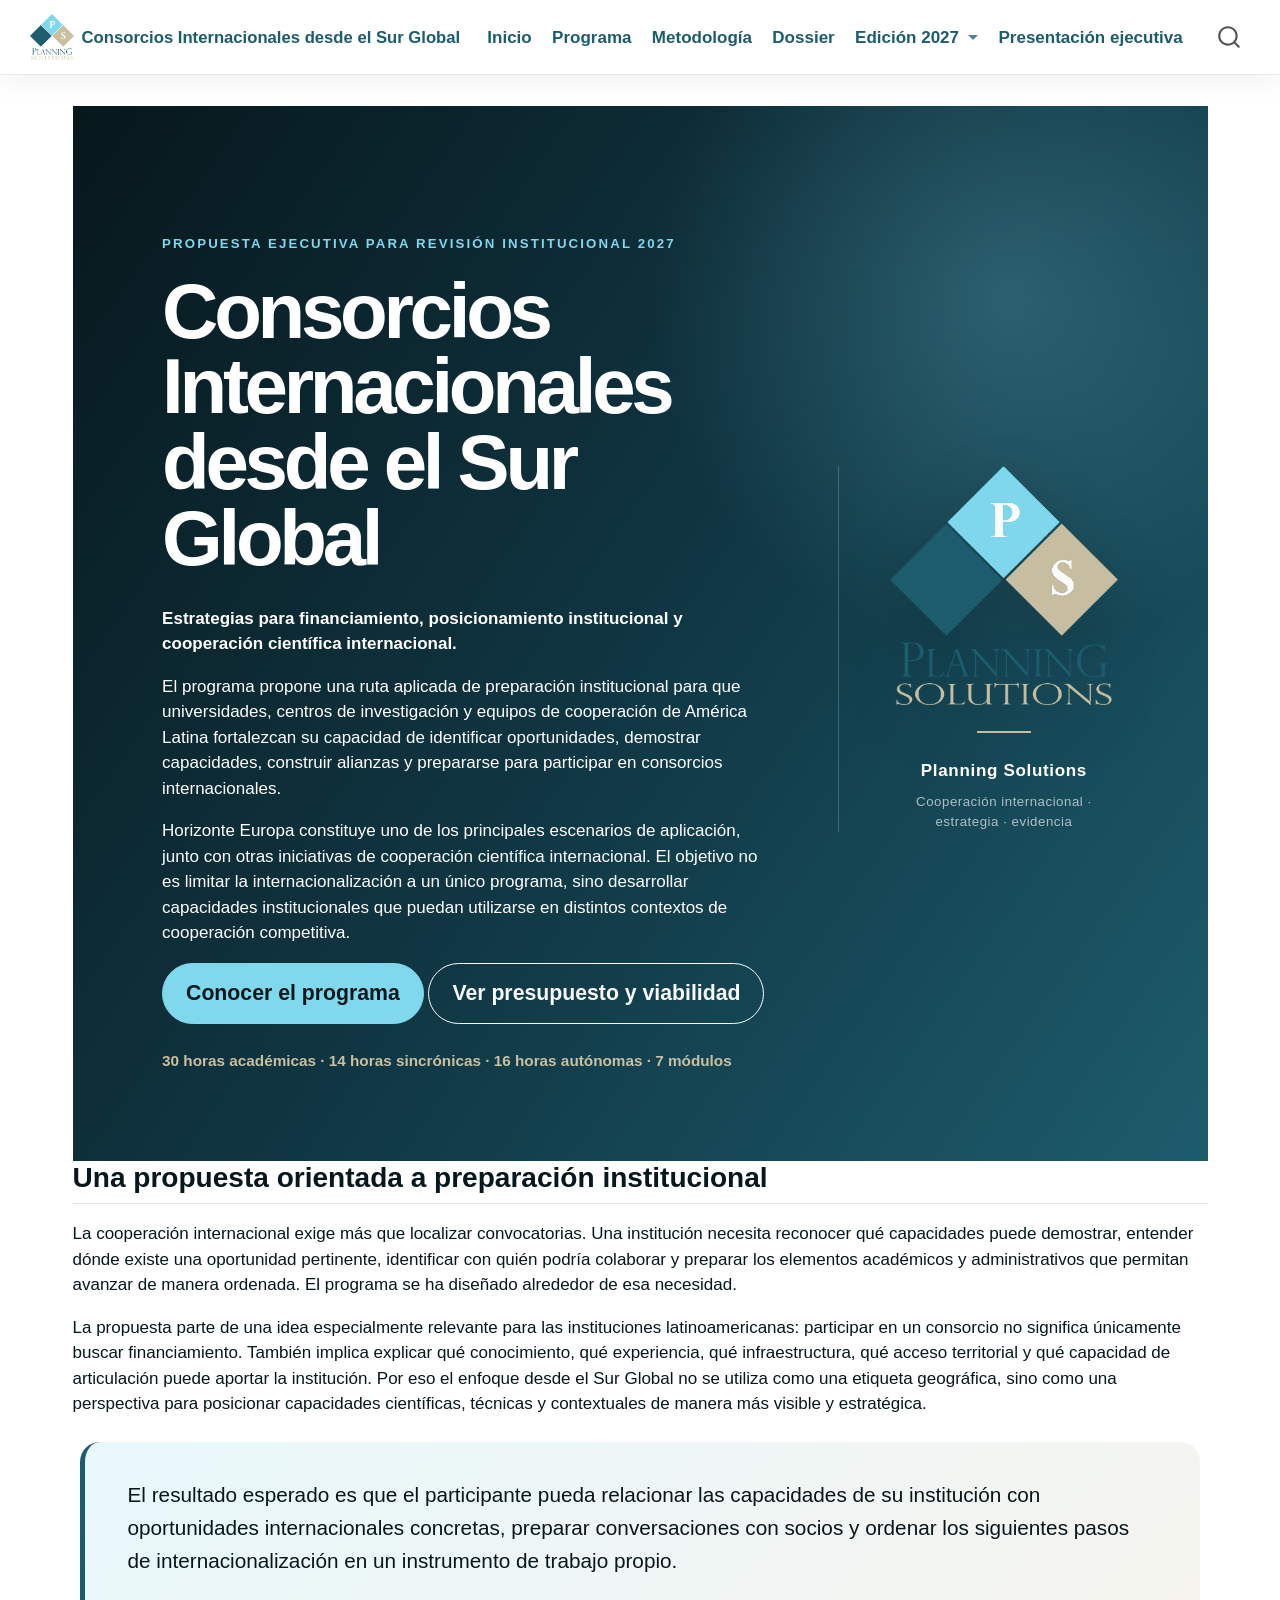
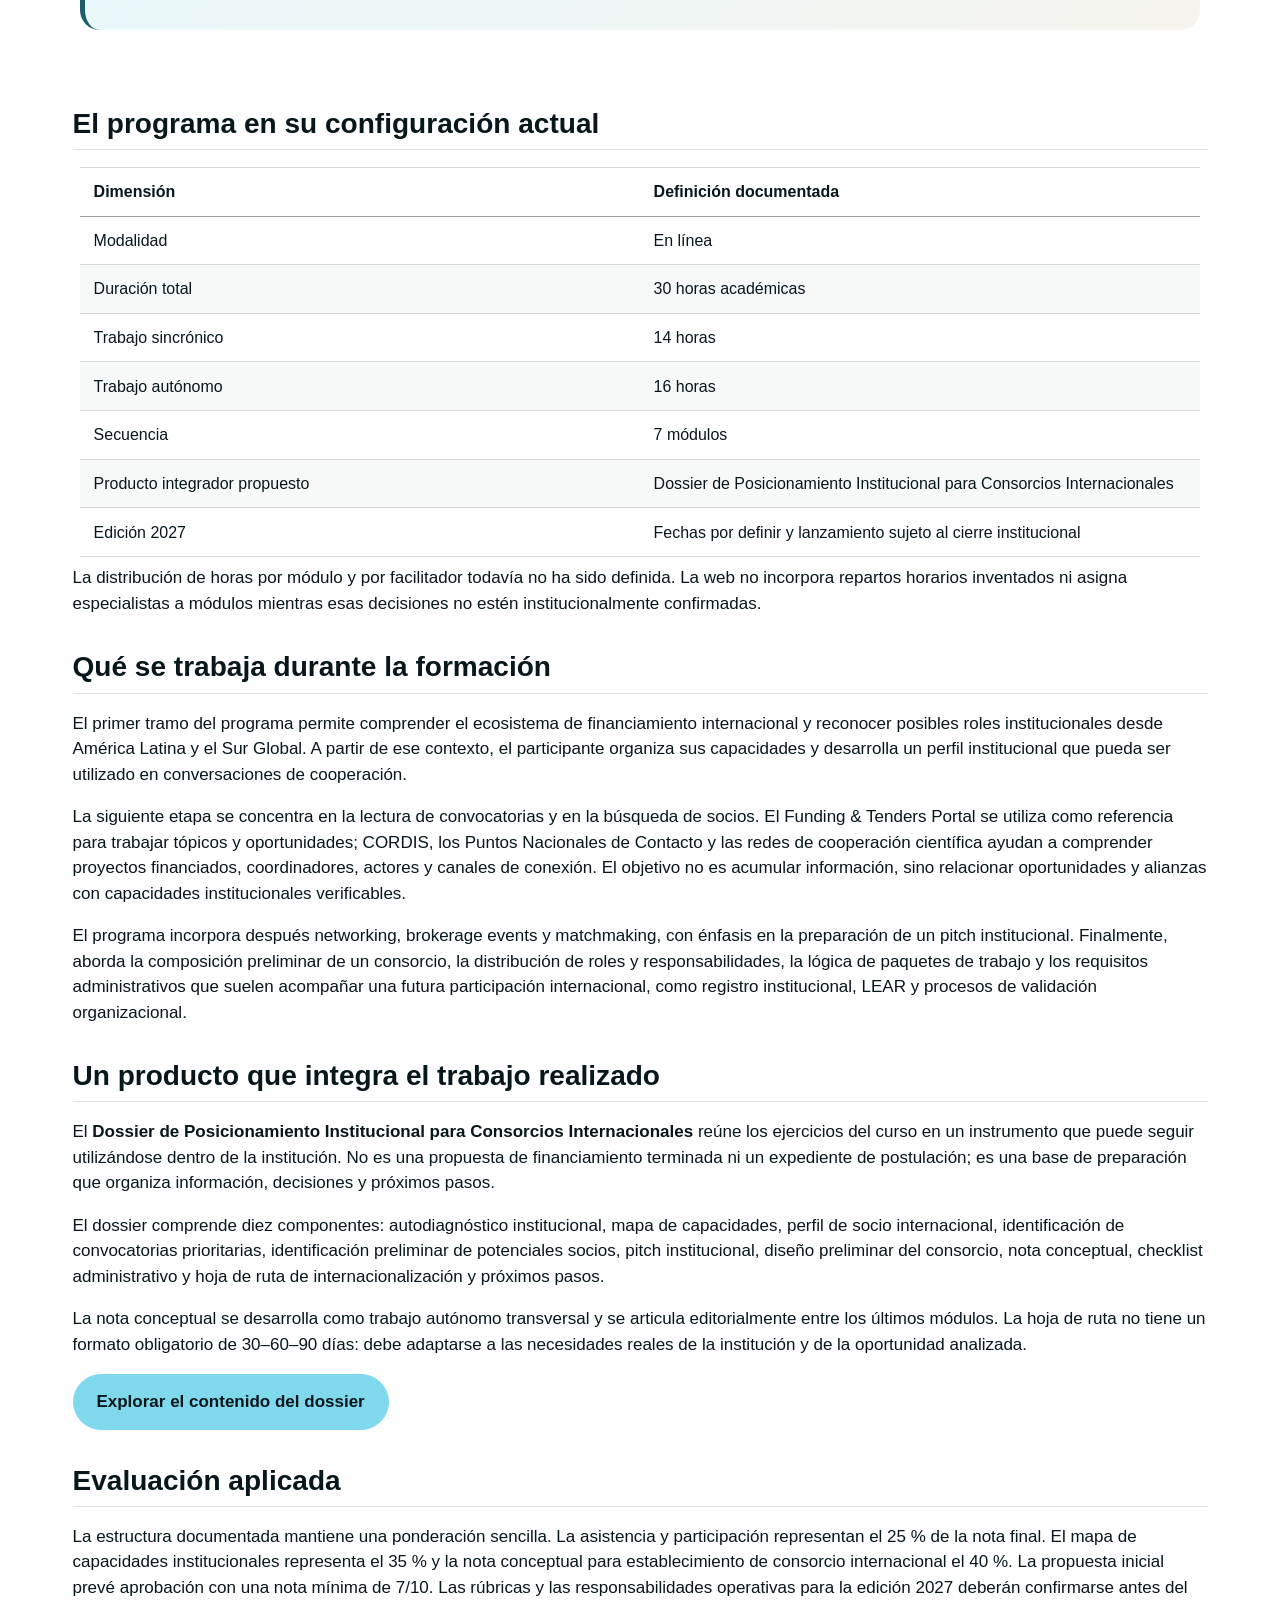
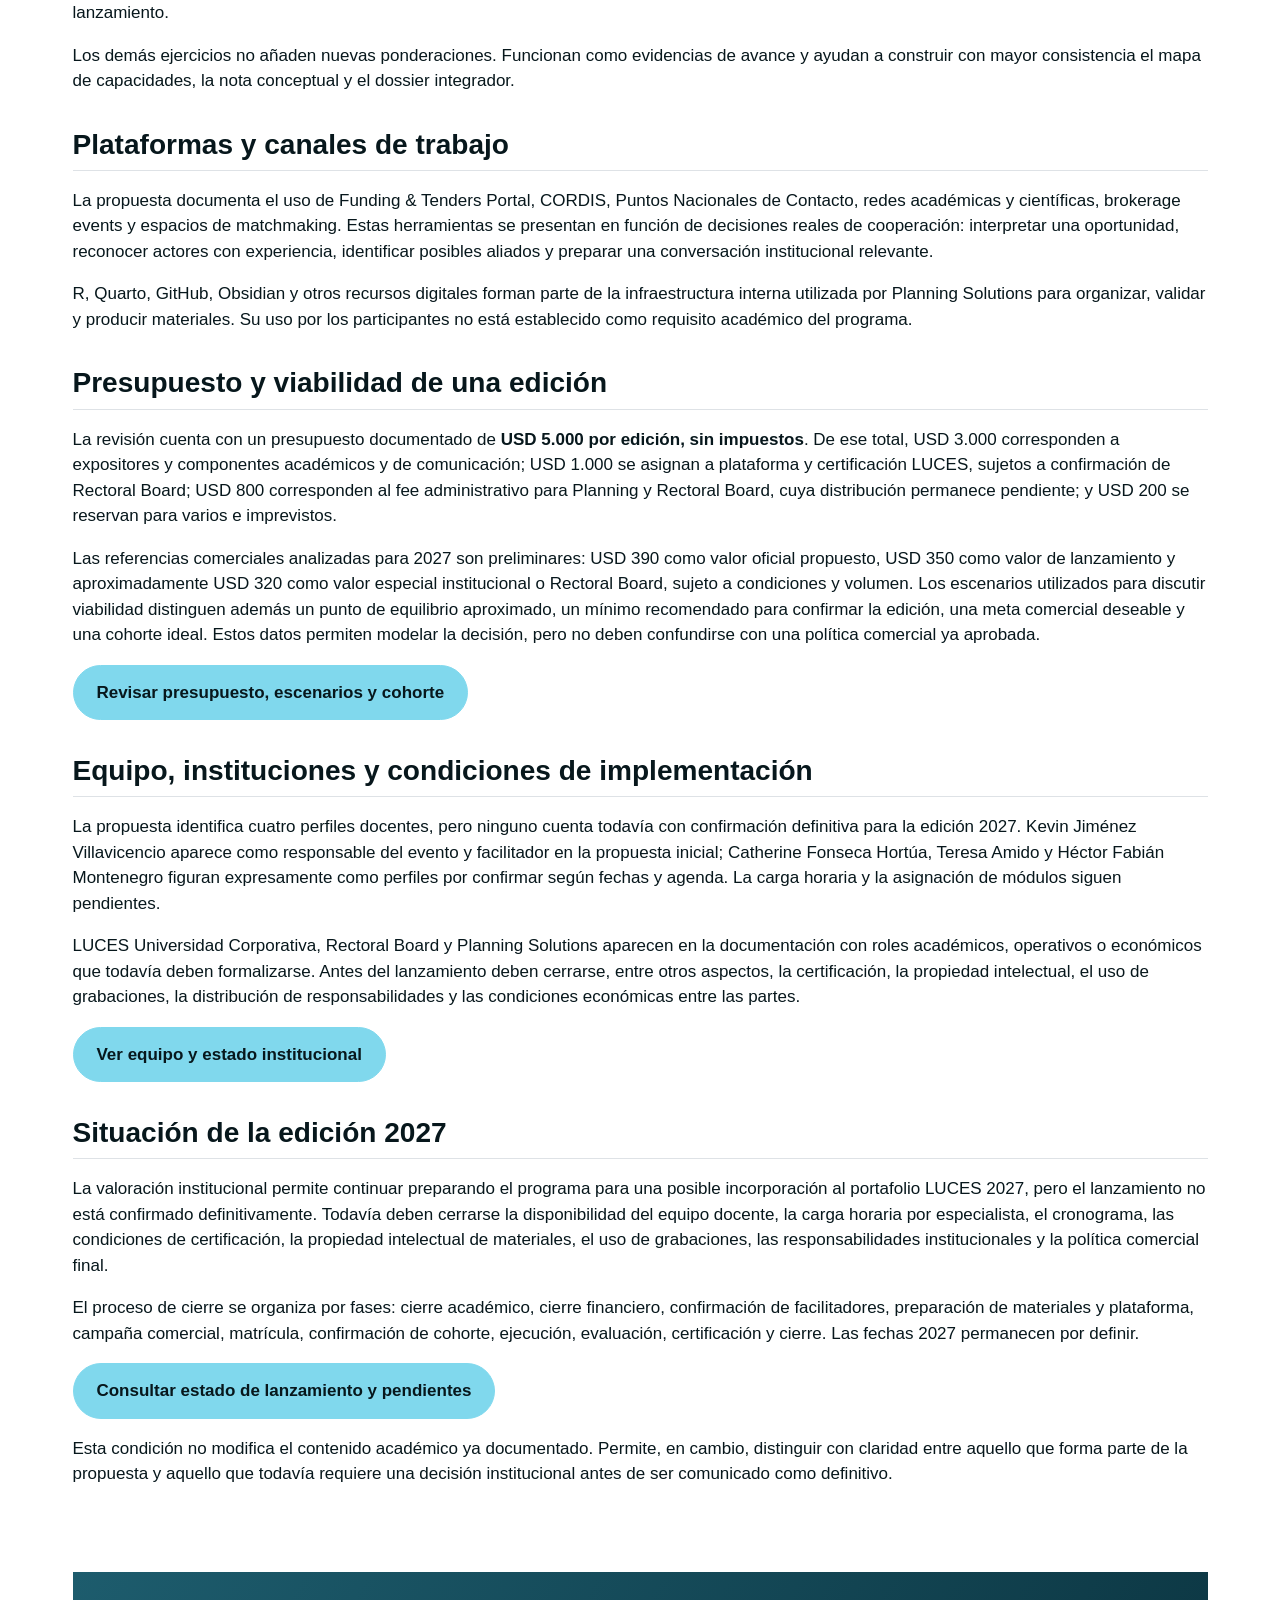
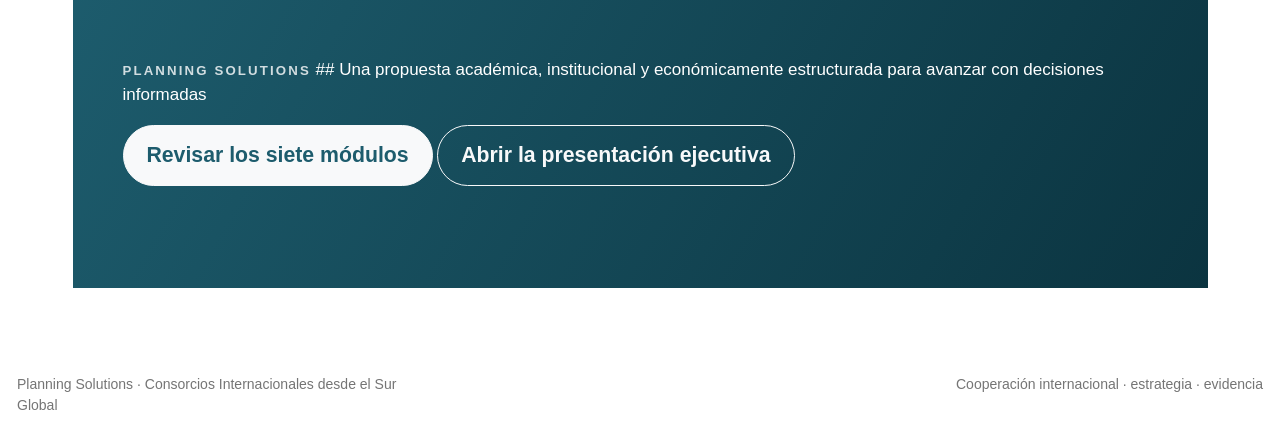
<file: index.html>
<!DOCTYPE html>
<html xmlns="http://www.w3.org/1999/xhtml" lang="es" xml:lang="es"><head>

<meta charset="utf-8">
<meta name="generator" content="quarto-1.10.18">

<meta name="viewport" content="width=device-width, initial-scale=1.0, user-scalable=yes">

<meta name="description" content="Consorcios Internacionales desde el Sur Global: programa ejecutivo para fortalecer posicionamiento institucional, cooperación científica, búsqueda de socios y preparación de consorcios internacionales.">

<title>Consorcios Internacionales desde el Sur Global</title>
<style>
/* Default styles provided by pandoc.
** See https://pandoc.org/MANUAL.html#variables-for-html for config info.
*/
span.smallcaps{font-variant: small-caps;}
div.columns{display: flex; gap: 1.5em;}
div.column{flex: auto;}
@media screen {
div.columns{gap: min(4vw, 1.5em);}
div.column{overflow-x: auto;}
}
div.hanging-indent{margin-left: 1.5em; text-indent: -1.5em;}
ul.task-list{list-style: none;}
ul.task-list li input[type="checkbox"] {
  width: 0.8em;
  margin: 0 0.8em 0.2em -1em; /* quarto-specific, see https://github.com/quarto-dev/quarto-cli/issues/4556 */ 
  vertical-align: middle;
}
</style>


<script src="site_libs/quarto-nav/quarto-nav.js"></script>
<script src="site_libs/quarto-nav/headroom.min.js"></script>
<script src="site_libs/clipboard/clipboard.min.js"></script>
<script src="site_libs/quarto-search/autocomplete.umd.js"></script>
<script src="site_libs/quarto-search/fuse.min.js"></script>
<script src="site_libs/quarto-search/quarto-search.js"></script>
<meta name="quarto:offset" content="./">
<link href="./assets/logo_planning.png" rel="icon" type="image/png">
<script src="site_libs/quarto-html/quarto.js" type="module"></script>
<script src="site_libs/quarto-html/tabsets/tabsets.js" type="module"></script>
<script src="site_libs/quarto-html/popper.min.js"></script>
<script src="site_libs/quarto-html/tippy.umd.min.js"></script>
<script src="site_libs/quarto-html/anchor.min.js"></script>
<link href="site_libs/quarto-html/tippy.css" rel="stylesheet">
<link href="site_libs/quarto-html/quarto-syntax-highlighting-64a204ab8560d761af7679ceaba22944.css" rel="stylesheet" id="quarto-text-highlighting-styles">
<script src="site_libs/bootstrap/bootstrap.min.js"></script>
<link href="site_libs/bootstrap/bootstrap-icons.css" rel="stylesheet">
<link href="site_libs/bootstrap/bootstrap-14397a04cf5a72f4a35997ddb7f89d4d.min.css" rel="stylesheet" append-hash="true" id="quarto-bootstrap" data-mode="light">
<script id="quarto-search-options" type="application/json">{
  "location": "navbar",
  "copy-button": false,
  "collapse-after": 3,
  "panel-placement": "end",
  "type": "overlay",
  "limit": 50,
  "keyboard-shortcut": [
    "f",
    "/",
    "s"
  ],
  "show-item-context": false,
  "language": {
    "search-no-results-text": "No se han encontrado resultados",
    "search-matching-documents-text": "documentos encontrados",
    "search-copy-link-title": "Copiar el enlace en la búsqueda",
    "search-hide-matches-text": "Ocultar resultados adicionales",
    "search-more-match-text": "resultado adicional en este documento",
    "search-more-matches-text": "resultados adicionales en este documento",
    "search-clear-button-title": "Borrar",
    "search-text-placeholder": "",
    "search-detached-cancel-button-title": "Cancelar",
    "search-submit-button-title": "Enviar",
    "search-label": "Buscar"
  }
}</script>
<style>html{ scroll-behavior: smooth; }</style>


<link rel="stylesheet" href="styles.css">
<link rel="stylesheet" href="prose.css">
</head>

<body class="nav-fixed quarto-light">

<div id="quarto-search-results"></div>
  <header id="quarto-header" class="headroom fixed-top">
    <nav class="navbar navbar-expand-lg " data-bs-theme="dark">
      <div class="navbar-container container-fluid">
      <div class="navbar-brand-container mx-auto">
    <a href="./index.html" class="navbar-brand navbar-brand-logo">
    <img src="./assets/logo_planning.png" alt="Planning Solutions" class="navbar-logo light-content">
    <img src="./assets/logo_planning.png" alt="Planning Solutions" class="navbar-logo dark-content">
    </a>
    <a class="navbar-brand" href="./index.html">
    <span class="navbar-title">Consorcios Internacionales desde el Sur Global</span>
    </a>
  </div>
            <div id="quarto-search" class="" title="Buscar"></div>
          <button class="navbar-toggler" type="button" data-bs-toggle="collapse" data-bs-target="#navbarCollapse" aria-controls="navbarCollapse" role="menu" aria-expanded="false" aria-label="Navegación de palanca" onclick="if (window.quartoToggleHeadroom) { window.quartoToggleHeadroom(); }">
  <span class="navbar-toggler-icon"></span>
</button>
          <div class="collapse navbar-collapse" id="navbarCollapse">
            <ul class="navbar-nav navbar-nav-scroll me-auto">
  <li class="nav-item">
    <a class="nav-link active" href="./index.html" aria-current="page"> 
<span class="menu-text">Inicio</span></a>
  </li>  
  <li class="nav-item">
    <a class="nav-link" href="./programa.html"> 
<span class="menu-text">Programa</span></a>
  </li>  
  <li class="nav-item">
    <a class="nav-link" href="./metodologia.html"> 
<span class="menu-text">Metodología</span></a>
  </li>  
  <li class="nav-item">
    <a class="nav-link" href="./entregable.html"> 
<span class="menu-text">Dossier</span></a>
  </li>  
  <li class="nav-item dropdown ">
    <a class="nav-link dropdown-toggle" href="#" id="nav-menu-edición-2027" role="link" data-bs-toggle="dropdown" aria-expanded="false">
 <span class="menu-text">Edición 2027</span>
    </a>
    <ul class="dropdown-menu" aria-labelledby="nav-menu-edición-2027">    
        <li>
    <a class="dropdown-item" href="./equipo.html">
 <span class="dropdown-text">Equipo e instituciones</span></a>
  </li>  
        <li>
    <a class="dropdown-item" href="./viabilidad.html">
 <span class="dropdown-text">Presupuesto y viabilidad</span></a>
  </li>  
        <li>
    <a class="dropdown-item" href="./lanzamiento.html">
 <span class="dropdown-text">Lanzamiento y pendientes</span></a>
  </li>  
        <li>
    <a class="dropdown-item" href="./documentacion.html">
 <span class="dropdown-text">Base documental</span></a>
  </li>  
    </ul>
  </li>
  <li class="nav-item">
    <a class="nav-link" href="./presentacion.html"> 
<span class="menu-text">Presentación ejecutiva</span></a>
  </li>  
</ul>
          </div> <!-- /navcollapse -->
            <div class="quarto-navbar-tools">
</div>
      </div> <!-- /container-fluid -->
    </nav>
</header>
<!-- content -->
<div id="quarto-content" class="quarto-container page-columns page-rows-contents page-layout-full page-navbar">
<!-- sidebar -->
<!-- margin-sidebar -->
    
<!-- main -->
<main class="content column-page" id="quarto-document-content"><header id="title-block-header" class="quarto-title-block"></header>




<div class="hero-shell">
<div class="hero-copy">
<p><span class="eyebrow">PROPUESTA EJECUTIVA PARA REVISIÓN INSTITUCIONAL 2027</span></p>
<section id="consorcios-internacionales-desde-el-sur-global" class="level1">
<h1>Consorcios Internacionales desde el Sur Global</h1>
<p><strong>Estrategias para financiamiento, posicionamiento institucional y cooperación científica internacional.</strong></p>
<p>El programa propone una ruta aplicada de preparación institucional para que universidades, centros de investigación y equipos de cooperación de América Latina fortalezcan su capacidad de identificar oportunidades, demostrar capacidades, construir alianzas y prepararse para participar en consorcios internacionales.</p>
<p>Horizonte Europa constituye uno de los principales escenarios de aplicación, junto con otras iniciativas de cooperación científica internacional. El objetivo no es limitar la internacionalización a un único programa, sino desarrollar capacidades institucionales que puedan utilizarse en distintos contextos de cooperación competitiva.</p>
<p><a href="./programa.html" class="btn btn-primary btn-lg">Conocer el programa</a> <a href="./viabilidad.html" class="btn btn-outline-light btn-lg">Ver presupuesto y viabilidad</a></p>
<div class="hero-note">
30 horas académicas · 14 horas sincrónicas · 16 horas autónomas · 7 módulos
</div>
</section>
</div>
<div class="hero-brand">
<img src="assets/logo_planning.png" class="img-fluid" alt="Planning Solutions" width="320">
<div class="brand-line">

</div>
<p>
Planning Solutions
</p>
<p class="brand-small">
Cooperación internacional · estrategia · evidencia
</p>
</div>
</div>
<section id="una-propuesta-orientada-a-preparación-institucional" class="level2">
<h2 class="anchored" data-anchor-id="una-propuesta-orientada-a-preparación-institucional">Una propuesta orientada a preparación institucional</h2>
<p>La cooperación internacional exige más que localizar convocatorias. Una institución necesita reconocer qué capacidades puede demostrar, entender dónde existe una oportunidad pertinente, identificar con quién podría colaborar y preparar los elementos académicos y administrativos que permitan avanzar de manera ordenada. El programa se ha diseñado alrededor de esa necesidad.</p>
<p>La propuesta parte de una idea especialmente relevante para las instituciones latinoamericanas: participar en un consorcio no significa únicamente buscar financiamiento. También implica explicar qué conocimiento, qué experiencia, qué infraestructura, qué acceso territorial y qué capacidad de articulación puede aportar la institución. Por eso el enfoque desde el Sur Global no se utiliza como una etiqueta geográfica, sino como una perspectiva para posicionar capacidades científicas, técnicas y contextuales de manera más visible y estratégica.</p>
<div class="statement-card">
<p>El resultado esperado es que el participante pueda relacionar las capacidades de su institución con oportunidades internacionales concretas, preparar conversaciones con socios y ordenar los siguientes pasos de internacionalización en un instrumento de trabajo propio.</p>
</div>
</section>
<section id="el-programa-en-su-configuración-actual" class="level2">
<h2 class="anchored" data-anchor-id="el-programa-en-su-configuración-actual">El programa en su configuración actual</h2>
<table class="caption-top table">
<colgroup>
<col style="width: 50%">
<col style="width: 50%">
</colgroup>
<thead>
<tr class="header">
<th>Dimensión</th>
<th>Definición documentada</th>
</tr>
</thead>
<tbody>
<tr class="odd">
<td>Modalidad</td>
<td>En línea</td>
</tr>
<tr class="even">
<td>Duración total</td>
<td>30 horas académicas</td>
</tr>
<tr class="odd">
<td>Trabajo sincrónico</td>
<td>14 horas</td>
</tr>
<tr class="even">
<td>Trabajo autónomo</td>
<td>16 horas</td>
</tr>
<tr class="odd">
<td>Secuencia</td>
<td>7 módulos</td>
</tr>
<tr class="even">
<td>Producto integrador propuesto</td>
<td>Dossier de Posicionamiento Institucional para Consorcios Internacionales</td>
</tr>
<tr class="odd">
<td>Edición 2027</td>
<td>Fechas por definir y lanzamiento sujeto al cierre institucional</td>
</tr>
</tbody>
</table>
<p>La distribución de horas por módulo y por facilitador todavía no ha sido definida. La web no incorpora repartos horarios inventados ni asigna especialistas a módulos mientras esas decisiones no estén institucionalmente confirmadas.</p>
</section>
<section id="qué-se-trabaja-durante-la-formación" class="level2">
<h2 class="anchored" data-anchor-id="qué-se-trabaja-durante-la-formación">Qué se trabaja durante la formación</h2>
<p>El primer tramo del programa permite comprender el ecosistema de financiamiento internacional y reconocer posibles roles institucionales desde América Latina y el Sur Global. A partir de ese contexto, el participante organiza sus capacidades y desarrolla un perfil institucional que pueda ser utilizado en conversaciones de cooperación.</p>
<p>La siguiente etapa se concentra en la lectura de convocatorias y en la búsqueda de socios. El Funding &amp; Tenders Portal se utiliza como referencia para trabajar tópicos y oportunidades; CORDIS, los Puntos Nacionales de Contacto y las redes de cooperación científica ayudan a comprender proyectos financiados, coordinadores, actores y canales de conexión. El objetivo no es acumular información, sino relacionar oportunidades y alianzas con capacidades institucionales verificables.</p>
<p>El programa incorpora después networking, brokerage events y matchmaking, con énfasis en la preparación de un pitch institucional. Finalmente, aborda la composición preliminar de un consorcio, la distribución de roles y responsabilidades, la lógica de paquetes de trabajo y los requisitos administrativos que suelen acompañar una futura participación internacional, como registro institucional, LEAR y procesos de validación organizacional.</p>
</section>
<section id="un-producto-que-integra-el-trabajo-realizado" class="level2">
<h2 class="anchored" data-anchor-id="un-producto-que-integra-el-trabajo-realizado">Un producto que integra el trabajo realizado</h2>
<p>El <strong>Dossier de Posicionamiento Institucional para Consorcios Internacionales</strong> reúne los ejercicios del curso en un instrumento que puede seguir utilizándose dentro de la institución. No es una propuesta de financiamiento terminada ni un expediente de postulación; es una base de preparación que organiza información, decisiones y próximos pasos.</p>
<p>El dossier comprende diez componentes: autodiagnóstico institucional, mapa de capacidades, perfil de socio internacional, identificación de convocatorias prioritarias, identificación preliminar de potenciales socios, pitch institucional, diseño preliminar del consorcio, nota conceptual, checklist administrativo y hoja de ruta de internacionalización y próximos pasos.</p>
<p>La nota conceptual se desarrolla como trabajo autónomo transversal y se articula editorialmente entre los últimos módulos. La hoja de ruta no tiene un formato obligatorio de 30–60–90 días: debe adaptarse a las necesidades reales de la institución y de la oportunidad analizada.</p>
<p><a href="./entregable.html" class="btn btn-primary">Explorar el contenido del dossier</a></p>
</section>
<section id="evaluación-aplicada" class="level2">
<h2 class="anchored" data-anchor-id="evaluación-aplicada">Evaluación aplicada</h2>
<p>La estructura documentada mantiene una ponderación sencilla. La asistencia y participación representan el 25 % de la nota final. El mapa de capacidades institucionales representa el 35 % y la nota conceptual para establecimiento de consorcio internacional el 40 %. La propuesta inicial prevé aprobación con una nota mínima de 7/10. Las rúbricas y las responsabilidades operativas para la edición 2027 deberán confirmarse antes del lanzamiento.</p>
<p>Los demás ejercicios no añaden nuevas ponderaciones. Funcionan como evidencias de avance y ayudan a construir con mayor consistencia el mapa de capacidades, la nota conceptual y el dossier integrador.</p>
</section>
<section id="plataformas-y-canales-de-trabajo" class="level2">
<h2 class="anchored" data-anchor-id="plataformas-y-canales-de-trabajo">Plataformas y canales de trabajo</h2>
<p>La propuesta documenta el uso de Funding &amp; Tenders Portal, CORDIS, Puntos Nacionales de Contacto, redes académicas y científicas, brokerage events y espacios de matchmaking. Estas herramientas se presentan en función de decisiones reales de cooperación: interpretar una oportunidad, reconocer actores con experiencia, identificar posibles aliados y preparar una conversación institucional relevante.</p>
<p>R, Quarto, GitHub, Obsidian y otros recursos digitales forman parte de la infraestructura interna utilizada por Planning Solutions para organizar, validar y producir materiales. Su uso por los participantes no está establecido como requisito académico del programa.</p>
</section>
<section id="presupuesto-y-viabilidad-de-una-edición" class="level2">
<h2 class="anchored" data-anchor-id="presupuesto-y-viabilidad-de-una-edición">Presupuesto y viabilidad de una edición</h2>
<p>La revisión cuenta con un presupuesto documentado de <strong>USD 5.000 por edición, sin impuestos</strong>. De ese total, USD 3.000 corresponden a expositores y componentes académicos y de comunicación; USD 1.000 se asignan a plataforma y certificación LUCES, sujetos a confirmación de Rectoral Board; USD 800 corresponden al fee administrativo para Planning y Rectoral Board, cuya distribución permanece pendiente; y USD 200 se reservan para varios e imprevistos.</p>
<p>Las referencias comerciales analizadas para 2027 son preliminares: USD 390 como valor oficial propuesto, USD 350 como valor de lanzamiento y aproximadamente USD 320 como valor especial institucional o Rectoral Board, sujeto a condiciones y volumen. Los escenarios utilizados para discutir viabilidad distinguen además un punto de equilibrio aproximado, un mínimo recomendado para confirmar la edición, una meta comercial deseable y una cohorte ideal. Estos datos permiten modelar la decisión, pero no deben confundirse con una política comercial ya aprobada.</p>
<p><a href="./viabilidad.html" class="btn btn-primary">Revisar presupuesto, escenarios y cohorte</a></p>
</section>
<section id="equipo-instituciones-y-condiciones-de-implementación" class="level2">
<h2 class="anchored" data-anchor-id="equipo-instituciones-y-condiciones-de-implementación">Equipo, instituciones y condiciones de implementación</h2>
<p>La propuesta identifica cuatro perfiles docentes, pero ninguno cuenta todavía con confirmación definitiva para la edición 2027. Kevin Jiménez Villavicencio aparece como responsable del evento y facilitador en la propuesta inicial; Catherine Fonseca Hortúa, Teresa Amido y Héctor Fabián Montenegro figuran expresamente como perfiles por confirmar según fechas y agenda. La carga horaria y la asignación de módulos siguen pendientes.</p>
<p>LUCES Universidad Corporativa, Rectoral Board y Planning Solutions aparecen en la documentación con roles académicos, operativos o económicos que todavía deben formalizarse. Antes del lanzamiento deben cerrarse, entre otros aspectos, la certificación, la propiedad intelectual, el uso de grabaciones, la distribución de responsabilidades y las condiciones económicas entre las partes.</p>
<p><a href="./equipo.html" class="btn btn-primary">Ver equipo y estado institucional</a></p>
</section>
<section id="situación-de-la-edición-2027" class="level2">
<h2 class="anchored" data-anchor-id="situación-de-la-edición-2027">Situación de la edición 2027</h2>
<p>La valoración institucional permite continuar preparando el programa para una posible incorporación al portafolio LUCES 2027, pero el lanzamiento no está confirmado definitivamente. Todavía deben cerrarse la disponibilidad del equipo docente, la carga horaria por especialista, el cronograma, las condiciones de certificación, la propiedad intelectual de materiales, el uso de grabaciones, las responsabilidades institucionales y la política comercial final.</p>
<p>El proceso de cierre se organiza por fases: cierre académico, cierre financiero, confirmación de facilitadores, preparación de materiales y plataforma, campaña comercial, matrícula, confirmación de cohorte, ejecución, evaluación, certificación y cierre. Las fechas 2027 permanecen por definir.</p>
<p><a href="./lanzamiento.html" class="btn btn-primary">Consultar estado de lanzamiento y pendientes</a></p>
<p>Esta condición no modifica el contenido académico ya documentado. Permite, en cambio, distinguir con claridad entre aquello que forma parte de la propuesta y aquello que todavía requiere una decisión institucional antes de ser comunicado como definitivo.</p>
<div class="final-cta">
<p><span class="eyebrow light">PLANNING SOLUTIONS</span> ## Una propuesta académica, institucional y económicamente estructurada para avanzar con decisiones informadas</p>
<p><a href="./programa.html" class="btn btn-light btn-lg">Revisar los siete módulos</a> <a href="./presentacion.html" class="btn btn-outline-light btn-lg">Abrir la presentación ejecutiva</a></p>
</div>


</section>

<a onclick="window.scrollTo(0, 0); return false;" role="button" id="quarto-back-to-top"><i class="bi bi-arrow-up"></i> Volver arriba</a></main> <!-- /main -->
<script id="quarto-html-after-body" type="application/javascript">
  window.document.addEventListener("DOMContentLoaded", function (event) {
    const icon = "";
    const anchorJS = new window.AnchorJS();
    anchorJS.options = {
      placement: 'right',
      icon: icon
    };
    anchorJS.add('.anchored');
    const isCodeAnnotation = (el) => {
      for (const clz of el.classList) {
        if (clz.startsWith('code-annotation-')) {                     
          return true;
        }
      }
      return false;
    }
    const onCopySuccess = function(e) {
      // button target
      const button = e.trigger;
      // don't keep focus
      button.blur();
      // flash "checked"
      button.classList.add('code-copy-button-checked');
      var currentTitle = button.getAttribute("title");
      button.setAttribute("title", "Copiado");
      let tooltip;
      if (window.bootstrap) {
        button.setAttribute("data-bs-toggle", "tooltip");
        button.setAttribute("data-bs-placement", "left");
        button.setAttribute("data-bs-title", "Copiado");
        tooltip = new bootstrap.Tooltip(button, 
          { trigger: "manual", 
            customClass: "code-copy-button-tooltip",
            offset: [0, -8]});
        tooltip.show();    
      }
      setTimeout(function() {
        if (tooltip) {
          tooltip.hide();
          button.removeAttribute("data-bs-title");
          button.removeAttribute("data-bs-toggle");
          button.removeAttribute("data-bs-placement");
        }
        button.setAttribute("title", currentTitle);
        button.classList.remove('code-copy-button-checked');
      }, 1000);
      // clear code selection
      e.clearSelection();
    }
    const getTextToCopy = function(trigger) {
      const outerScaffold = trigger.parentElement.cloneNode(true);
      const codeEl = outerScaffold.querySelector('code');
      for (const childEl of codeEl.children) {
        if (isCodeAnnotation(childEl)) {
          childEl.remove();
        }
      }
      return codeEl.innerText;
    }
    const clipboard = new window.ClipboardJS('.code-copy-button:not([data-in-quarto-modal])', {
      text: getTextToCopy
    });
    clipboard.on('success', onCopySuccess);
    if (window.document.getElementById('quarto-embedded-source-code-modal')) {
      const clipboardModal = new window.ClipboardJS('.code-copy-button[data-in-quarto-modal]', {
        text: getTextToCopy,
        container: window.document.getElementById('quarto-embedded-source-code-modal')
      });
      clipboardModal.on('success', onCopySuccess);
    }
      var localhostRegex = new RegExp(/^(?:http|https):\/\/localhost\:?[0-9]*\//);
      var mailtoRegex = new RegExp(/^mailto:/);
        var filterRegex = new RegExp("https:\/\/planningsolution2026\.github\.io\/consorcios-internacionales-sur-global-web\/");
      var isInternal = (href) => {
          return filterRegex.test(href) || localhostRegex.test(href) || mailtoRegex.test(href);
      }
      // Inspect non-navigation links and adorn them if external
     var links = window.document.querySelectorAll('a[href]:not(.nav-link):not(.navbar-brand):not(.toc-action):not(.sidebar-link):not(.sidebar-item-toggle):not(.pagination-link):not(.no-external):not([aria-hidden]):not(.dropdown-item):not(.quarto-navigation-tool):not(.about-link)');
      for (var i=0; i<links.length; i++) {
        const link = links[i];
        if (!isInternal(link.href)) {
          // undo the damage that might have been done by quarto-nav.js in the case of
          // links that we want to consider external
          if (link.dataset.originalHref !== undefined) {
            link.href = link.dataset.originalHref;
          }
            // target, if specified
            link.setAttribute("target", "_blank");
            if (link.getAttribute("rel") === null) {
              link.setAttribute("rel", "noopener");
            }
        }
      }
    function tippyHover(el, contentFn, onTriggerFn, onUntriggerFn) {
      const config = {
        allowHTML: true,
        maxWidth: 500,
        delay: 100,
        arrow: false,
        appendTo: function(el) {
            return el.parentElement;
        },
        interactive: true,
        interactiveBorder: 10,
        theme: 'quarto',
        placement: 'bottom-start',
      };
      if (contentFn) {
        config.content = contentFn;
      }
      if (onTriggerFn) {
        config.onTrigger = onTriggerFn;
      }
      if (onUntriggerFn) {
        config.onUntrigger = onUntriggerFn;
      }
      window.tippy(el, config); 
    }
    const noterefs = window.document.querySelectorAll('a[role="doc-noteref"]');
    for (var i=0; i<noterefs.length; i++) {
      const ref = noterefs[i];
      tippyHover(ref, function() {
        // use id or data attribute instead here
        let href = ref.getAttribute('data-footnote-href') || ref.getAttribute('href');
        try { href = new URL(href).hash; } catch {}
        const id = href.replace(/^#\/?/, "");
        const note = window.document.getElementById(id);
        if (note) {
          return note.innerHTML;
        } else {
          return "";
        }
      });
    }
    const xrefs = window.document.querySelectorAll('a.quarto-xref');
    const processXRef = (id, note) => {
      // Strip column container classes
      const stripColumnClz = (el) => {
        el.classList.remove("page-full", "page-columns");
        if (el.children) {
          for (const child of el.children) {
            stripColumnClz(child);
          }
        }
      }
      stripColumnClz(note)
      if (id === null || id.startsWith('sec-')) {
        // Special case sections, only their first couple elements
        const container = document.createElement("div");
        if (note.children && note.children.length > 2) {
          container.appendChild(note.children[0].cloneNode(true));
          for (let i = 1; i < note.children.length; i++) {
            const child = note.children[i];
            if (child.tagName === "P" && child.innerText === "") {
              continue;
            } else {
              container.appendChild(child.cloneNode(true));
              break;
            }
          }
          if (window.Quarto?.typesetMath) {
            window.Quarto.typesetMath(container);
          }
          return container.innerHTML
        } else {
          if (window.Quarto?.typesetMath) {
            window.Quarto.typesetMath(note);
          }
          return note.innerHTML;
        }
      } else {
        // Remove any anchor links if they are present
        const anchorLink = note.querySelector('a.anchorjs-link');
        if (anchorLink) {
          anchorLink.remove();
        }
        if (window.Quarto?.typesetMath) {
          window.Quarto.typesetMath(note);
        }
        if (note.classList.contains("callout")) {
          return note.outerHTML;
        } else {
          return note.innerHTML;
        }
      }
    }
    for (var i=0; i<xrefs.length; i++) {
      const xref = xrefs[i];
      tippyHover(xref, undefined, function(instance) {
        instance.disable();
        let url = xref.getAttribute('href');
        let hash = undefined; 
        if (url.startsWith('#')) {
          hash = url;
        } else {
          try { hash = new URL(url).hash; } catch {}
        }
        if (hash) {
          const id = hash.replace(/^#\/?/, "");
          const note = window.document.getElementById(id);
          if (note !== null) {
            try {
              const html = processXRef(id, note.cloneNode(true));
              instance.setContent(html);
            } finally {
              instance.enable();
              instance.show();
            }
          } else {
            // See if we can fetch this
            fetch(url.split('#')[0])
            .then(res => res.text())
            .then(html => {
              const parser = new DOMParser();
              const htmlDoc = parser.parseFromString(html, "text/html");
              const note = htmlDoc.getElementById(id);
              if (note !== null) {
                const html = processXRef(id, note);
                instance.setContent(html);
              } 
            }).finally(() => {
              instance.enable();
              instance.show();
            });
          }
        } else {
          // See if we can fetch a full url (with no hash to target)
          // This is a special case and we should probably do some content thinning / targeting
          fetch(url)
          .then(res => res.text())
          .then(html => {
            const parser = new DOMParser();
            const htmlDoc = parser.parseFromString(html, "text/html");
            const note = htmlDoc.querySelector('main.content');
            if (note !== null) {
              // This should only happen for chapter cross references
              // (since there is no id in the URL)
              // remove the first header
              if (note.children.length > 0 && note.children[0].tagName === "HEADER") {
                note.children[0].remove();
              }
              const html = processXRef(null, note);
              instance.setContent(html);
            } 
          }).finally(() => {
            instance.enable();
            instance.show();
          });
        }
      }, function(instance) {
      });
    }
        let selectedAnnoteEl;
        const selectorForAnnotation = ( cell, annotation) => {
          let cellAttr = 'data-code-cell="' + cell + '"';
          let lineAttr = 'data-code-annotation="' +  annotation + '"';
          const selector = 'span[' + cellAttr + '][' + lineAttr + ']';
          return selector;
        }
        const selectCodeLines = (annoteEl) => {
          const doc = window.document;
          const targetCell = annoteEl.getAttribute("data-target-cell");
          const targetAnnotation = annoteEl.getAttribute("data-target-annotation");
          const annoteSpan = window.document.querySelector(selectorForAnnotation(targetCell, targetAnnotation));
          const lines = annoteSpan.getAttribute("data-code-lines").split(",");
          const lineIds = lines.map((line) => {
            return targetCell + "-" + line;
          })
          let top = null;
          let height = null;
          let parent = null;
          if (lineIds.length > 0) {
              //compute the position of the single el (top and bottom and make a div)
              const el = window.document.getElementById(lineIds[0]);
              top = el.offsetTop;
              height = el.offsetHeight;
              parent = el.parentElement.parentElement;
            if (lineIds.length > 1) {
              const lastEl = window.document.getElementById(lineIds[lineIds.length - 1]);
              const bottom = lastEl.offsetTop + lastEl.offsetHeight;
              height = bottom - top;
            }
            if (top !== null && height !== null && parent !== null) {
              // cook up a div (if necessary) and position it 
              let div = window.document.getElementById("code-annotation-line-highlight");
              if (div === null) {
                div = window.document.createElement("div");
                div.setAttribute("id", "code-annotation-line-highlight");
                div.style.position = 'absolute';
                parent.appendChild(div);
              }
              div.style.top = top - 2 + "px";
              div.style.height = height + 4 + "px";
              div.style.left = 0;
              let gutterDiv = window.document.getElementById("code-annotation-line-highlight-gutter");
              if (gutterDiv === null) {
                gutterDiv = window.document.createElement("div");
                gutterDiv.setAttribute("id", "code-annotation-line-highlight-gutter");
                gutterDiv.style.position = 'absolute';
                const codeCell = window.document.getElementById(targetCell);
                const gutter = codeCell.querySelector('.code-annotation-gutter');
                gutter.appendChild(gutterDiv);
              }
              gutterDiv.style.top = top - 2 + "px";
              gutterDiv.style.height = height + 4 + "px";
            }
            selectedAnnoteEl = annoteEl;
          }
        };
        const unselectCodeLines = () => {
          const elementsIds = ["code-annotation-line-highlight", "code-annotation-line-highlight-gutter"];
          elementsIds.forEach((elId) => {
            const div = window.document.getElementById(elId);
            if (div) {
              div.remove();
            }
          });
          selectedAnnoteEl = undefined;
        };
          // Handle positioning of the toggle
      window.addEventListener(
        "resize",
        throttle(() => {
          elRect = undefined;
          if (selectedAnnoteEl) {
            selectCodeLines(selectedAnnoteEl);
          }
        }, 10)
      );
      function throttle(fn, ms) {
      let throttle = false;
      let timer;
        return (...args) => {
          if(!throttle) { // first call gets through
              fn.apply(this, args);
              throttle = true;
          } else { // all the others get throttled
              if(timer) clearTimeout(timer); // cancel #2
              timer = setTimeout(() => {
                fn.apply(this, args);
                timer = throttle = false;
              }, ms);
          }
        };
      }
        // Attach click handler to the DT
        const annoteDls = window.document.querySelectorAll('dt[data-target-cell]');
        for (const annoteDlNode of annoteDls) {
          annoteDlNode.addEventListener('click', (event) => {
            const clickedEl = event.target;
            if (clickedEl !== selectedAnnoteEl) {
              unselectCodeLines();
              const activeEl = window.document.querySelector('dt[data-target-cell].code-annotation-active');
              if (activeEl) {
                activeEl.classList.remove('code-annotation-active');
              }
              selectCodeLines(clickedEl);
              clickedEl.classList.add('code-annotation-active');
            } else {
              // Unselect the line
              unselectCodeLines();
              clickedEl.classList.remove('code-annotation-active');
            }
          });
        }
    const findCites = (el) => {
      const parentEl = el.parentElement;
      if (parentEl) {
        const cites = parentEl.dataset.cites;
        if (cites) {
          return {
            el,
            cites: cites.split(' ')
          };
        } else {
          return findCites(el.parentElement)
        }
      } else {
        return undefined;
      }
    };
    var bibliorefs = window.document.querySelectorAll('a[role="doc-biblioref"]');
    for (var i=0; i<bibliorefs.length; i++) {
      const ref = bibliorefs[i];
      const citeInfo = findCites(ref);
      if (citeInfo) {
        tippyHover(citeInfo.el, function() {
          var popup = window.document.createElement('div');
          citeInfo.cites.forEach(function(cite) {
            var citeDiv = window.document.createElement('div');
            citeDiv.classList.add('hanging-indent');
            citeDiv.classList.add('csl-entry');
            var biblioDiv = window.document.getElementById('ref-' + cite);
            if (biblioDiv) {
              citeDiv.innerHTML = biblioDiv.innerHTML;
            }
            popup.appendChild(citeDiv);
          });
          return popup.innerHTML;
        });
      }
    }
  });
  </script>
</div> <!-- /content -->
<footer class="footer">
  <div class="nav-footer">
    <div class="nav-footer-left">
<p>Planning Solutions · Consorcios Internacionales desde el Sur Global</p>
</div>   
    <div class="nav-footer-center">
      &nbsp;
    </div>
    <div class="nav-footer-right">
<p>Cooperación internacional · estrategia · evidencia</p>
</div>
  </div>
</footer>




<script src="site_libs/quarto-html/zenscroll-min.js"></script>
</body></html>
</file>
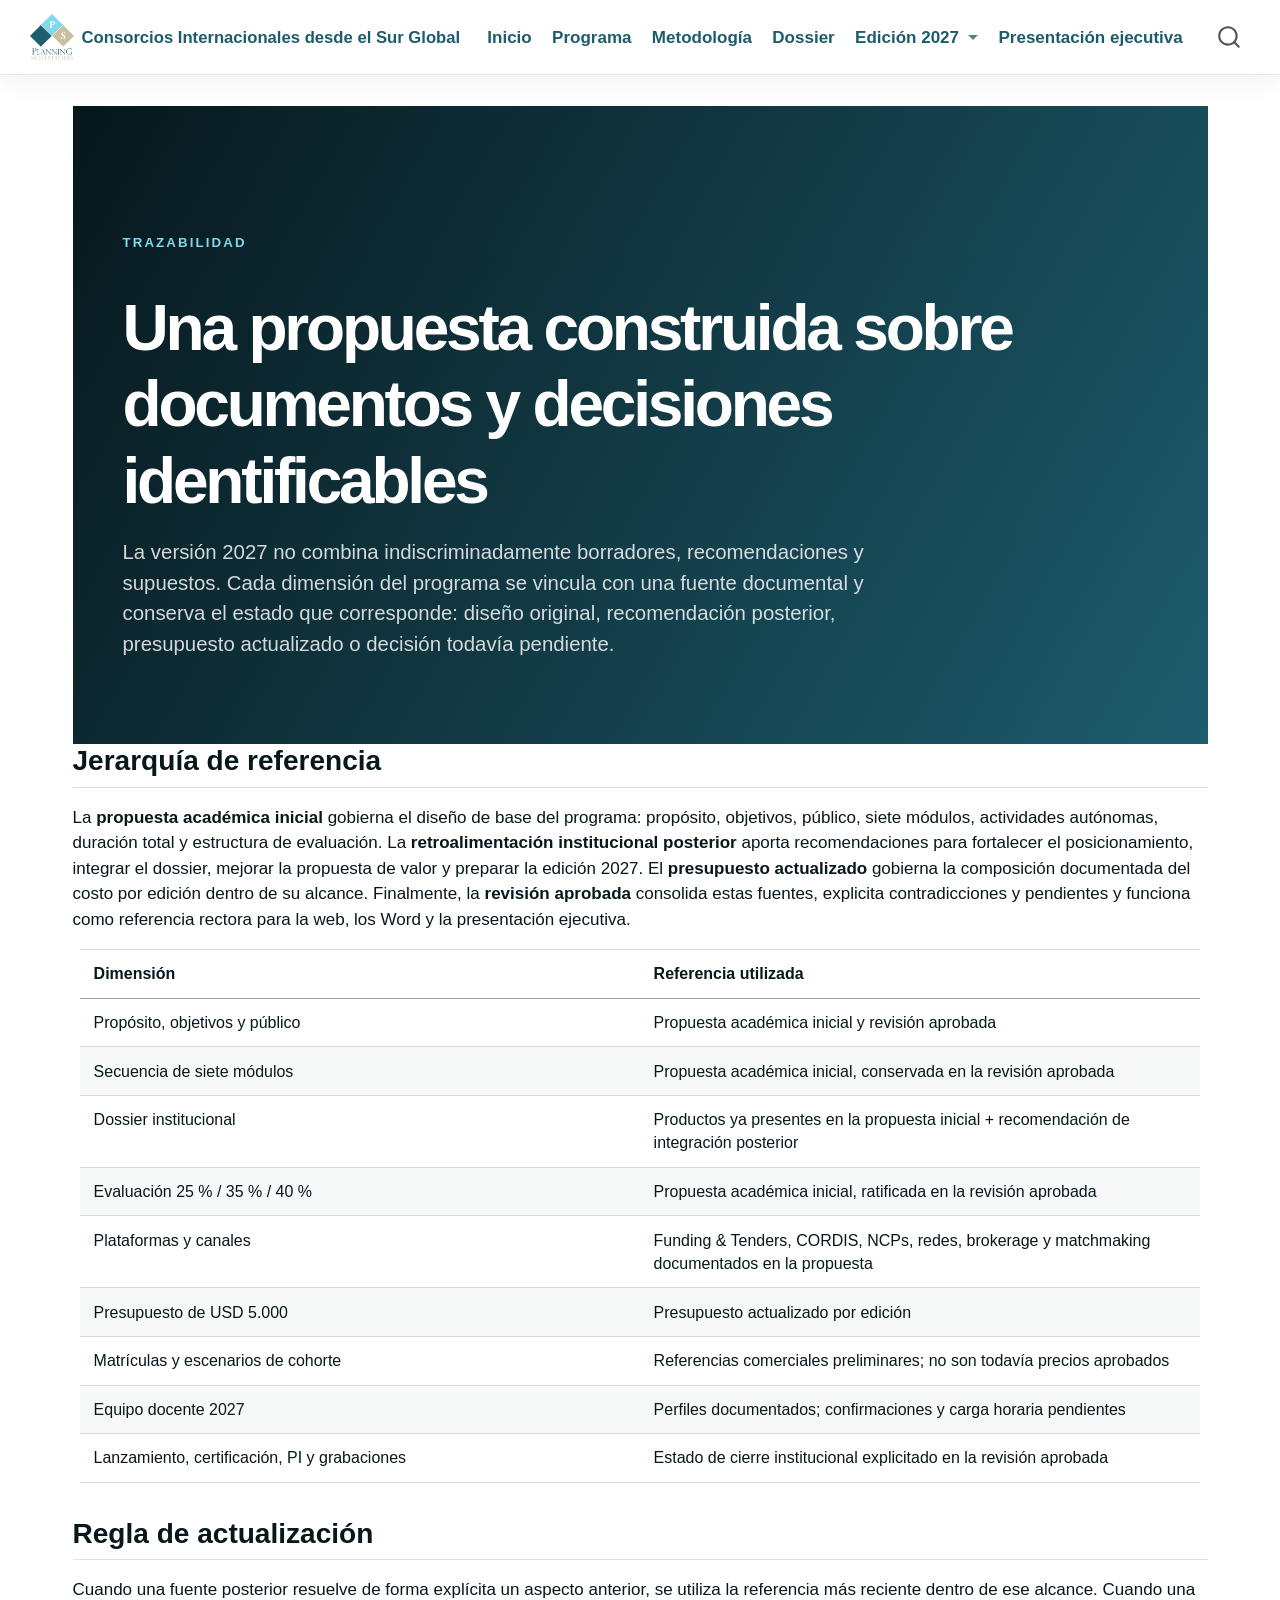
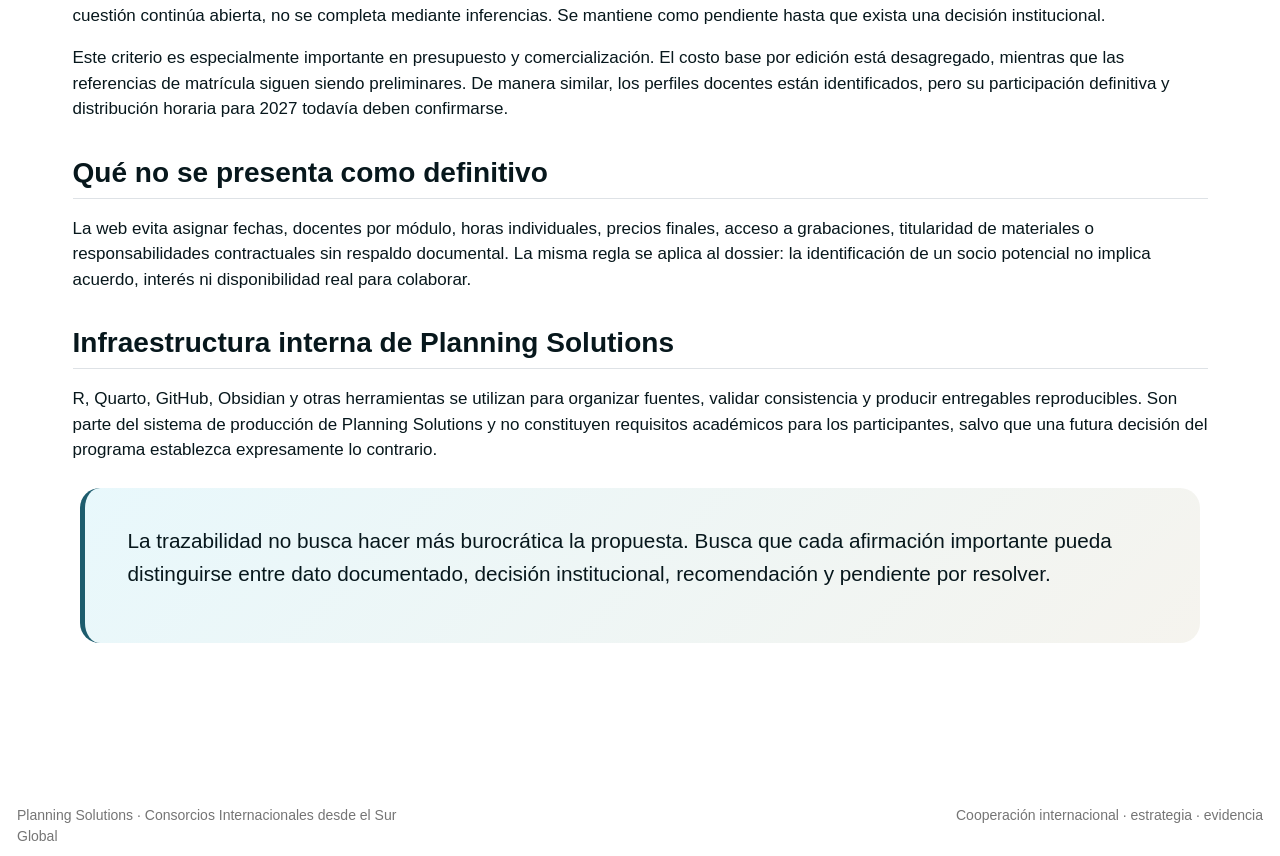
<file: documentacion.html>
<!DOCTYPE html>
<html xmlns="http://www.w3.org/1999/xhtml" lang="es" xml:lang="es"><head>

<meta charset="utf-8">
<meta name="generator" content="quarto-1.10.18">

<meta name="viewport" content="width=device-width, initial-scale=1.0, user-scalable=yes">

<meta name="description" content="Trazabilidad de las decisiones académicas, metodológicas, económicas e institucionales de la propuesta 2027.">

<title>Base documental – Consorcios Internacionales desde el Sur Global</title>
<style>
/* Default styles provided by pandoc.
** See https://pandoc.org/MANUAL.html#variables-for-html for config info.
*/
span.smallcaps{font-variant: small-caps;}
div.columns{display: flex; gap: 1.5em;}
div.column{flex: auto;}
@media screen {
div.columns{gap: min(4vw, 1.5em);}
div.column{overflow-x: auto;}
}
div.hanging-indent{margin-left: 1.5em; text-indent: -1.5em;}
ul.task-list{list-style: none;}
ul.task-list li input[type="checkbox"] {
  width: 0.8em;
  margin: 0 0.8em 0.2em -1em; /* quarto-specific, see https://github.com/quarto-dev/quarto-cli/issues/4556 */ 
  vertical-align: middle;
}
</style>


<script src="site_libs/quarto-nav/quarto-nav.js"></script>
<script src="site_libs/quarto-nav/headroom.min.js"></script>
<script src="site_libs/clipboard/clipboard.min.js"></script>
<script src="site_libs/quarto-search/autocomplete.umd.js"></script>
<script src="site_libs/quarto-search/fuse.min.js"></script>
<script src="site_libs/quarto-search/quarto-search.js"></script>
<meta name="quarto:offset" content="./">
<link href="./assets/logo_planning.png" rel="icon" type="image/png">
<script src="site_libs/quarto-html/quarto.js" type="module"></script>
<script src="site_libs/quarto-html/tabsets/tabsets.js" type="module"></script>
<script src="site_libs/quarto-html/popper.min.js"></script>
<script src="site_libs/quarto-html/tippy.umd.min.js"></script>
<script src="site_libs/quarto-html/anchor.min.js"></script>
<link href="site_libs/quarto-html/tippy.css" rel="stylesheet">
<link href="site_libs/quarto-html/quarto-syntax-highlighting-64a204ab8560d761af7679ceaba22944.css" rel="stylesheet" id="quarto-text-highlighting-styles">
<script src="site_libs/bootstrap/bootstrap.min.js"></script>
<link href="site_libs/bootstrap/bootstrap-icons.css" rel="stylesheet">
<link href="site_libs/bootstrap/bootstrap-14397a04cf5a72f4a35997ddb7f89d4d.min.css" rel="stylesheet" append-hash="true" id="quarto-bootstrap" data-mode="light">
<script id="quarto-search-options" type="application/json">{
  "location": "navbar",
  "copy-button": false,
  "collapse-after": 3,
  "panel-placement": "end",
  "type": "overlay",
  "limit": 50,
  "keyboard-shortcut": [
    "f",
    "/",
    "s"
  ],
  "show-item-context": false,
  "language": {
    "search-no-results-text": "No se han encontrado resultados",
    "search-matching-documents-text": "documentos encontrados",
    "search-copy-link-title": "Copiar el enlace en la búsqueda",
    "search-hide-matches-text": "Ocultar resultados adicionales",
    "search-more-match-text": "resultado adicional en este documento",
    "search-more-matches-text": "resultados adicionales en este documento",
    "search-clear-button-title": "Borrar",
    "search-text-placeholder": "",
    "search-detached-cancel-button-title": "Cancelar",
    "search-submit-button-title": "Enviar",
    "search-label": "Buscar"
  }
}</script>
<style>html{ scroll-behavior: smooth; }</style>


<link rel="stylesheet" href="styles.css">
<link rel="stylesheet" href="prose.css">
</head>

<body class="nav-fixed quarto-light">

<div id="quarto-search-results"></div>
  <header id="quarto-header" class="headroom fixed-top">
    <nav class="navbar navbar-expand-lg " data-bs-theme="dark">
      <div class="navbar-container container-fluid">
      <div class="navbar-brand-container mx-auto">
    <a href="./index.html" class="navbar-brand navbar-brand-logo">
    <img src="./assets/logo_planning.png" alt="Planning Solutions" class="navbar-logo light-content">
    <img src="./assets/logo_planning.png" alt="Planning Solutions" class="navbar-logo dark-content">
    </a>
    <a class="navbar-brand" href="./index.html">
    <span class="navbar-title">Consorcios Internacionales desde el Sur Global</span>
    </a>
  </div>
            <div id="quarto-search" class="" title="Buscar"></div>
          <button class="navbar-toggler" type="button" data-bs-toggle="collapse" data-bs-target="#navbarCollapse" aria-controls="navbarCollapse" role="menu" aria-expanded="false" aria-label="Navegación de palanca" onclick="if (window.quartoToggleHeadroom) { window.quartoToggleHeadroom(); }">
  <span class="navbar-toggler-icon"></span>
</button>
          <div class="collapse navbar-collapse" id="navbarCollapse">
            <ul class="navbar-nav navbar-nav-scroll me-auto">
  <li class="nav-item">
    <a class="nav-link" href="./index.html"> 
<span class="menu-text">Inicio</span></a>
  </li>  
  <li class="nav-item">
    <a class="nav-link" href="./programa.html"> 
<span class="menu-text">Programa</span></a>
  </li>  
  <li class="nav-item">
    <a class="nav-link" href="./metodologia.html"> 
<span class="menu-text">Metodología</span></a>
  </li>  
  <li class="nav-item">
    <a class="nav-link" href="./entregable.html"> 
<span class="menu-text">Dossier</span></a>
  </li>  
  <li class="nav-item dropdown ">
    <a class="nav-link dropdown-toggle" href="#" id="nav-menu-edición-2027" role="link" data-bs-toggle="dropdown" aria-expanded="false">
 <span class="menu-text">Edición 2027</span>
    </a>
    <ul class="dropdown-menu" aria-labelledby="nav-menu-edición-2027">    
        <li>
    <a class="dropdown-item" href="./equipo.html">
 <span class="dropdown-text">Equipo e instituciones</span></a>
  </li>  
        <li>
    <a class="dropdown-item" href="./viabilidad.html">
 <span class="dropdown-text">Presupuesto y viabilidad</span></a>
  </li>  
        <li>
    <a class="dropdown-item" href="./lanzamiento.html">
 <span class="dropdown-text">Lanzamiento y pendientes</span></a>
  </li>  
        <li>
    <a class="dropdown-item" href="./documentacion.html">
 <span class="dropdown-text">Base documental</span></a>
  </li>  
    </ul>
  </li>
  <li class="nav-item">
    <a class="nav-link" href="./presentacion.html"> 
<span class="menu-text">Presentación ejecutiva</span></a>
  </li>  
</ul>
          </div> <!-- /navcollapse -->
            <div class="quarto-navbar-tools">
</div>
      </div> <!-- /container-fluid -->
    </nav>
</header>
<!-- content -->
<div id="quarto-content" class="quarto-container page-columns page-rows-contents page-layout-full page-navbar">
<!-- sidebar -->
<!-- margin-sidebar -->
    
<!-- main -->
<main class="content column-page" id="quarto-document-content">

<header id="title-block-header" class="quarto-title-block default">
<div class="quarto-title">
<h1 class="title">Base documental</h1>
</div>

<div>
  <div class="description">
    Trazabilidad de las decisiones académicas, metodológicas, económicas e institucionales de la propuesta 2027.
  </div>
</div>


<div class="quarto-title-meta column-page">

    
  
    
  </div>
  


</header>


<div class="page-hero">
<p><span class="eyebrow">TRAZABILIDAD</span></p>
<section id="una-propuesta-construida-sobre-documentos-y-decisiones-identificables" class="level1">
<h1>Una propuesta construida sobre documentos y decisiones identificables</h1>
<p>La versión 2027 no combina indiscriminadamente borradores, recomendaciones y supuestos. Cada dimensión del programa se vincula con una fuente documental y conserva el estado que corresponde: diseño original, recomendación posterior, presupuesto actualizado o decisión todavía pendiente.</p>
</section>
</div>
<section id="jerarquía-de-referencia" class="level2">
<h2 class="anchored" data-anchor-id="jerarquía-de-referencia">Jerarquía de referencia</h2>
<p>La <strong>propuesta académica inicial</strong> gobierna el diseño de base del programa: propósito, objetivos, público, siete módulos, actividades autónomas, duración total y estructura de evaluación. La <strong>retroalimentación institucional posterior</strong> aporta recomendaciones para fortalecer el posicionamiento, integrar el dossier, mejorar la propuesta de valor y preparar la edición 2027. El <strong>presupuesto actualizado</strong> gobierna la composición documentada del costo por edición dentro de su alcance. Finalmente, la <strong>revisión aprobada</strong> consolida estas fuentes, explicita contradicciones y pendientes y funciona como referencia rectora para la web, los Word y la presentación ejecutiva.</p>
<table class="caption-top table">
<colgroup>
<col style="width: 50%">
<col style="width: 50%">
</colgroup>
<thead>
<tr class="header">
<th>Dimensión</th>
<th>Referencia utilizada</th>
</tr>
</thead>
<tbody>
<tr class="odd">
<td>Propósito, objetivos y público</td>
<td>Propuesta académica inicial y revisión aprobada</td>
</tr>
<tr class="even">
<td>Secuencia de siete módulos</td>
<td>Propuesta académica inicial, conservada en la revisión aprobada</td>
</tr>
<tr class="odd">
<td>Dossier institucional</td>
<td>Productos ya presentes en la propuesta inicial + recomendación de integración posterior</td>
</tr>
<tr class="even">
<td>Evaluación 25 % / 35 % / 40 %</td>
<td>Propuesta académica inicial, ratificada en la revisión aprobada</td>
</tr>
<tr class="odd">
<td>Plataformas y canales</td>
<td>Funding &amp; Tenders, CORDIS, NCPs, redes, brokerage y matchmaking documentados en la propuesta</td>
</tr>
<tr class="even">
<td>Presupuesto de USD 5.000</td>
<td>Presupuesto actualizado por edición</td>
</tr>
<tr class="odd">
<td>Matrículas y escenarios de cohorte</td>
<td>Referencias comerciales preliminares; no son todavía precios aprobados</td>
</tr>
<tr class="even">
<td>Equipo docente 2027</td>
<td>Perfiles documentados; confirmaciones y carga horaria pendientes</td>
</tr>
<tr class="odd">
<td>Lanzamiento, certificación, PI y grabaciones</td>
<td>Estado de cierre institucional explicitado en la revisión aprobada</td>
</tr>
</tbody>
</table>
</section>
<section id="regla-de-actualización" class="level2">
<h2 class="anchored" data-anchor-id="regla-de-actualización">Regla de actualización</h2>
<p>Cuando una fuente posterior resuelve de forma explícita un aspecto anterior, se utiliza la referencia más reciente dentro de ese alcance. Cuando una cuestión continúa abierta, no se completa mediante inferencias. Se mantiene como pendiente hasta que exista una decisión institucional.</p>
<p>Este criterio es especialmente importante en presupuesto y comercialización. El costo base por edición está desagregado, mientras que las referencias de matrícula siguen siendo preliminares. De manera similar, los perfiles docentes están identificados, pero su participación definitiva y distribución horaria para 2027 todavía deben confirmarse.</p>
</section>
<section id="qué-no-se-presenta-como-definitivo" class="level2">
<h2 class="anchored" data-anchor-id="qué-no-se-presenta-como-definitivo">Qué no se presenta como definitivo</h2>
<p>La web evita asignar fechas, docentes por módulo, horas individuales, precios finales, acceso a grabaciones, titularidad de materiales o responsabilidades contractuales sin respaldo documental. La misma regla se aplica al dossier: la identificación de un socio potencial no implica acuerdo, interés ni disponibilidad real para colaborar.</p>
</section>
<section id="infraestructura-interna-de-planning-solutions" class="level2">
<h2 class="anchored" data-anchor-id="infraestructura-interna-de-planning-solutions">Infraestructura interna de Planning Solutions</h2>
<p>R, Quarto, GitHub, Obsidian y otras herramientas se utilizan para organizar fuentes, validar consistencia y producir entregables reproducibles. Son parte del sistema de producción de Planning Solutions y no constituyen requisitos académicos para los participantes, salvo que una futura decisión del programa establezca expresamente lo contrario.</p>
<div class="statement-card">
<p>La trazabilidad no busca hacer más burocrática la propuesta. Busca que cada afirmación importante pueda distinguirse entre dato documentado, decisión institucional, recomendación y pendiente por resolver.</p>
</div>


</section>

<a onclick="window.scrollTo(0, 0); return false;" role="button" id="quarto-back-to-top"><i class="bi bi-arrow-up"></i> Volver arriba</a></main> <!-- /main -->
<script id="quarto-html-after-body" type="application/javascript">
  window.document.addEventListener("DOMContentLoaded", function (event) {
    const icon = "";
    const anchorJS = new window.AnchorJS();
    anchorJS.options = {
      placement: 'right',
      icon: icon
    };
    anchorJS.add('.anchored');
    const isCodeAnnotation = (el) => {
      for (const clz of el.classList) {
        if (clz.startsWith('code-annotation-')) {                     
          return true;
        }
      }
      return false;
    }
    const onCopySuccess = function(e) {
      // button target
      const button = e.trigger;
      // don't keep focus
      button.blur();
      // flash "checked"
      button.classList.add('code-copy-button-checked');
      var currentTitle = button.getAttribute("title");
      button.setAttribute("title", "Copiado");
      let tooltip;
      if (window.bootstrap) {
        button.setAttribute("data-bs-toggle", "tooltip");
        button.setAttribute("data-bs-placement", "left");
        button.setAttribute("data-bs-title", "Copiado");
        tooltip = new bootstrap.Tooltip(button, 
          { trigger: "manual", 
            customClass: "code-copy-button-tooltip",
            offset: [0, -8]});
        tooltip.show();    
      }
      setTimeout(function() {
        if (tooltip) {
          tooltip.hide();
          button.removeAttribute("data-bs-title");
          button.removeAttribute("data-bs-toggle");
          button.removeAttribute("data-bs-placement");
        }
        button.setAttribute("title", currentTitle);
        button.classList.remove('code-copy-button-checked');
      }, 1000);
      // clear code selection
      e.clearSelection();
    }
    const getTextToCopy = function(trigger) {
      const outerScaffold = trigger.parentElement.cloneNode(true);
      const codeEl = outerScaffold.querySelector('code');
      for (const childEl of codeEl.children) {
        if (isCodeAnnotation(childEl)) {
          childEl.remove();
        }
      }
      return codeEl.innerText;
    }
    const clipboard = new window.ClipboardJS('.code-copy-button:not([data-in-quarto-modal])', {
      text: getTextToCopy
    });
    clipboard.on('success', onCopySuccess);
    if (window.document.getElementById('quarto-embedded-source-code-modal')) {
      const clipboardModal = new window.ClipboardJS('.code-copy-button[data-in-quarto-modal]', {
        text: getTextToCopy,
        container: window.document.getElementById('quarto-embedded-source-code-modal')
      });
      clipboardModal.on('success', onCopySuccess);
    }
      var localhostRegex = new RegExp(/^(?:http|https):\/\/localhost\:?[0-9]*\//);
      var mailtoRegex = new RegExp(/^mailto:/);
        var filterRegex = new RegExp("https:\/\/planningsolution2026\.github\.io\/consorcios-internacionales-sur-global-web\/");
      var isInternal = (href) => {
          return filterRegex.test(href) || localhostRegex.test(href) || mailtoRegex.test(href);
      }
      // Inspect non-navigation links and adorn them if external
     var links = window.document.querySelectorAll('a[href]:not(.nav-link):not(.navbar-brand):not(.toc-action):not(.sidebar-link):not(.sidebar-item-toggle):not(.pagination-link):not(.no-external):not([aria-hidden]):not(.dropdown-item):not(.quarto-navigation-tool):not(.about-link)');
      for (var i=0; i<links.length; i++) {
        const link = links[i];
        if (!isInternal(link.href)) {
          // undo the damage that might have been done by quarto-nav.js in the case of
          // links that we want to consider external
          if (link.dataset.originalHref !== undefined) {
            link.href = link.dataset.originalHref;
          }
            // target, if specified
            link.setAttribute("target", "_blank");
            if (link.getAttribute("rel") === null) {
              link.setAttribute("rel", "noopener");
            }
        }
      }
    function tippyHover(el, contentFn, onTriggerFn, onUntriggerFn) {
      const config = {
        allowHTML: true,
        maxWidth: 500,
        delay: 100,
        arrow: false,
        appendTo: function(el) {
            return el.parentElement;
        },
        interactive: true,
        interactiveBorder: 10,
        theme: 'quarto',
        placement: 'bottom-start',
      };
      if (contentFn) {
        config.content = contentFn;
      }
      if (onTriggerFn) {
        config.onTrigger = onTriggerFn;
      }
      if (onUntriggerFn) {
        config.onUntrigger = onUntriggerFn;
      }
      window.tippy(el, config); 
    }
    const noterefs = window.document.querySelectorAll('a[role="doc-noteref"]');
    for (var i=0; i<noterefs.length; i++) {
      const ref = noterefs[i];
      tippyHover(ref, function() {
        // use id or data attribute instead here
        let href = ref.getAttribute('data-footnote-href') || ref.getAttribute('href');
        try { href = new URL(href).hash; } catch {}
        const id = href.replace(/^#\/?/, "");
        const note = window.document.getElementById(id);
        if (note) {
          return note.innerHTML;
        } else {
          return "";
        }
      });
    }
    const xrefs = window.document.querySelectorAll('a.quarto-xref');
    const processXRef = (id, note) => {
      // Strip column container classes
      const stripColumnClz = (el) => {
        el.classList.remove("page-full", "page-columns");
        if (el.children) {
          for (const child of el.children) {
            stripColumnClz(child);
          }
        }
      }
      stripColumnClz(note)
      if (id === null || id.startsWith('sec-')) {
        // Special case sections, only their first couple elements
        const container = document.createElement("div");
        if (note.children && note.children.length > 2) {
          container.appendChild(note.children[0].cloneNode(true));
          for (let i = 1; i < note.children.length; i++) {
            const child = note.children[i];
            if (child.tagName === "P" && child.innerText === "") {
              continue;
            } else {
              container.appendChild(child.cloneNode(true));
              break;
            }
          }
          if (window.Quarto?.typesetMath) {
            window.Quarto.typesetMath(container);
          }
          return container.innerHTML
        } else {
          if (window.Quarto?.typesetMath) {
            window.Quarto.typesetMath(note);
          }
          return note.innerHTML;
        }
      } else {
        // Remove any anchor links if they are present
        const anchorLink = note.querySelector('a.anchorjs-link');
        if (anchorLink) {
          anchorLink.remove();
        }
        if (window.Quarto?.typesetMath) {
          window.Quarto.typesetMath(note);
        }
        if (note.classList.contains("callout")) {
          return note.outerHTML;
        } else {
          return note.innerHTML;
        }
      }
    }
    for (var i=0; i<xrefs.length; i++) {
      const xref = xrefs[i];
      tippyHover(xref, undefined, function(instance) {
        instance.disable();
        let url = xref.getAttribute('href');
        let hash = undefined; 
        if (url.startsWith('#')) {
          hash = url;
        } else {
          try { hash = new URL(url).hash; } catch {}
        }
        if (hash) {
          const id = hash.replace(/^#\/?/, "");
          const note = window.document.getElementById(id);
          if (note !== null) {
            try {
              const html = processXRef(id, note.cloneNode(true));
              instance.setContent(html);
            } finally {
              instance.enable();
              instance.show();
            }
          } else {
            // See if we can fetch this
            fetch(url.split('#')[0])
            .then(res => res.text())
            .then(html => {
              const parser = new DOMParser();
              const htmlDoc = parser.parseFromString(html, "text/html");
              const note = htmlDoc.getElementById(id);
              if (note !== null) {
                const html = processXRef(id, note);
                instance.setContent(html);
              } 
            }).finally(() => {
              instance.enable();
              instance.show();
            });
          }
        } else {
          // See if we can fetch a full url (with no hash to target)
          // This is a special case and we should probably do some content thinning / targeting
          fetch(url)
          .then(res => res.text())
          .then(html => {
            const parser = new DOMParser();
            const htmlDoc = parser.parseFromString(html, "text/html");
            const note = htmlDoc.querySelector('main.content');
            if (note !== null) {
              // This should only happen for chapter cross references
              // (since there is no id in the URL)
              // remove the first header
              if (note.children.length > 0 && note.children[0].tagName === "HEADER") {
                note.children[0].remove();
              }
              const html = processXRef(null, note);
              instance.setContent(html);
            } 
          }).finally(() => {
            instance.enable();
            instance.show();
          });
        }
      }, function(instance) {
      });
    }
        let selectedAnnoteEl;
        const selectorForAnnotation = ( cell, annotation) => {
          let cellAttr = 'data-code-cell="' + cell + '"';
          let lineAttr = 'data-code-annotation="' +  annotation + '"';
          const selector = 'span[' + cellAttr + '][' + lineAttr + ']';
          return selector;
        }
        const selectCodeLines = (annoteEl) => {
          const doc = window.document;
          const targetCell = annoteEl.getAttribute("data-target-cell");
          const targetAnnotation = annoteEl.getAttribute("data-target-annotation");
          const annoteSpan = window.document.querySelector(selectorForAnnotation(targetCell, targetAnnotation));
          const lines = annoteSpan.getAttribute("data-code-lines").split(",");
          const lineIds = lines.map((line) => {
            return targetCell + "-" + line;
          })
          let top = null;
          let height = null;
          let parent = null;
          if (lineIds.length > 0) {
              //compute the position of the single el (top and bottom and make a div)
              const el = window.document.getElementById(lineIds[0]);
              top = el.offsetTop;
              height = el.offsetHeight;
              parent = el.parentElement.parentElement;
            if (lineIds.length > 1) {
              const lastEl = window.document.getElementById(lineIds[lineIds.length - 1]);
              const bottom = lastEl.offsetTop + lastEl.offsetHeight;
              height = bottom - top;
            }
            if (top !== null && height !== null && parent !== null) {
              // cook up a div (if necessary) and position it 
              let div = window.document.getElementById("code-annotation-line-highlight");
              if (div === null) {
                div = window.document.createElement("div");
                div.setAttribute("id", "code-annotation-line-highlight");
                div.style.position = 'absolute';
                parent.appendChild(div);
              }
              div.style.top = top - 2 + "px";
              div.style.height = height + 4 + "px";
              div.style.left = 0;
              let gutterDiv = window.document.getElementById("code-annotation-line-highlight-gutter");
              if (gutterDiv === null) {
                gutterDiv = window.document.createElement("div");
                gutterDiv.setAttribute("id", "code-annotation-line-highlight-gutter");
                gutterDiv.style.position = 'absolute';
                const codeCell = window.document.getElementById(targetCell);
                const gutter = codeCell.querySelector('.code-annotation-gutter');
                gutter.appendChild(gutterDiv);
              }
              gutterDiv.style.top = top - 2 + "px";
              gutterDiv.style.height = height + 4 + "px";
            }
            selectedAnnoteEl = annoteEl;
          }
        };
        const unselectCodeLines = () => {
          const elementsIds = ["code-annotation-line-highlight", "code-annotation-line-highlight-gutter"];
          elementsIds.forEach((elId) => {
            const div = window.document.getElementById(elId);
            if (div) {
              div.remove();
            }
          });
          selectedAnnoteEl = undefined;
        };
          // Handle positioning of the toggle
      window.addEventListener(
        "resize",
        throttle(() => {
          elRect = undefined;
          if (selectedAnnoteEl) {
            selectCodeLines(selectedAnnoteEl);
          }
        }, 10)
      );
      function throttle(fn, ms) {
      let throttle = false;
      let timer;
        return (...args) => {
          if(!throttle) { // first call gets through
              fn.apply(this, args);
              throttle = true;
          } else { // all the others get throttled
              if(timer) clearTimeout(timer); // cancel #2
              timer = setTimeout(() => {
                fn.apply(this, args);
                timer = throttle = false;
              }, ms);
          }
        };
      }
        // Attach click handler to the DT
        const annoteDls = window.document.querySelectorAll('dt[data-target-cell]');
        for (const annoteDlNode of annoteDls) {
          annoteDlNode.addEventListener('click', (event) => {
            const clickedEl = event.target;
            if (clickedEl !== selectedAnnoteEl) {
              unselectCodeLines();
              const activeEl = window.document.querySelector('dt[data-target-cell].code-annotation-active');
              if (activeEl) {
                activeEl.classList.remove('code-annotation-active');
              }
              selectCodeLines(clickedEl);
              clickedEl.classList.add('code-annotation-active');
            } else {
              // Unselect the line
              unselectCodeLines();
              clickedEl.classList.remove('code-annotation-active');
            }
          });
        }
    const findCites = (el) => {
      const parentEl = el.parentElement;
      if (parentEl) {
        const cites = parentEl.dataset.cites;
        if (cites) {
          return {
            el,
            cites: cites.split(' ')
          };
        } else {
          return findCites(el.parentElement)
        }
      } else {
        return undefined;
      }
    };
    var bibliorefs = window.document.querySelectorAll('a[role="doc-biblioref"]');
    for (var i=0; i<bibliorefs.length; i++) {
      const ref = bibliorefs[i];
      const citeInfo = findCites(ref);
      if (citeInfo) {
        tippyHover(citeInfo.el, function() {
          var popup = window.document.createElement('div');
          citeInfo.cites.forEach(function(cite) {
            var citeDiv = window.document.createElement('div');
            citeDiv.classList.add('hanging-indent');
            citeDiv.classList.add('csl-entry');
            var biblioDiv = window.document.getElementById('ref-' + cite);
            if (biblioDiv) {
              citeDiv.innerHTML = biblioDiv.innerHTML;
            }
            popup.appendChild(citeDiv);
          });
          return popup.innerHTML;
        });
      }
    }
  });
  </script>
</div> <!-- /content -->
<footer class="footer">
  <div class="nav-footer">
    <div class="nav-footer-left">
<p>Planning Solutions · Consorcios Internacionales desde el Sur Global</p>
</div>   
    <div class="nav-footer-center">
      &nbsp;
    </div>
    <div class="nav-footer-right">
<p>Cooperación internacional · estrategia · evidencia</p>
</div>
  </div>
</footer>




<script src="site_libs/quarto-html/zenscroll-min.js"></script>
</body></html>
</file>
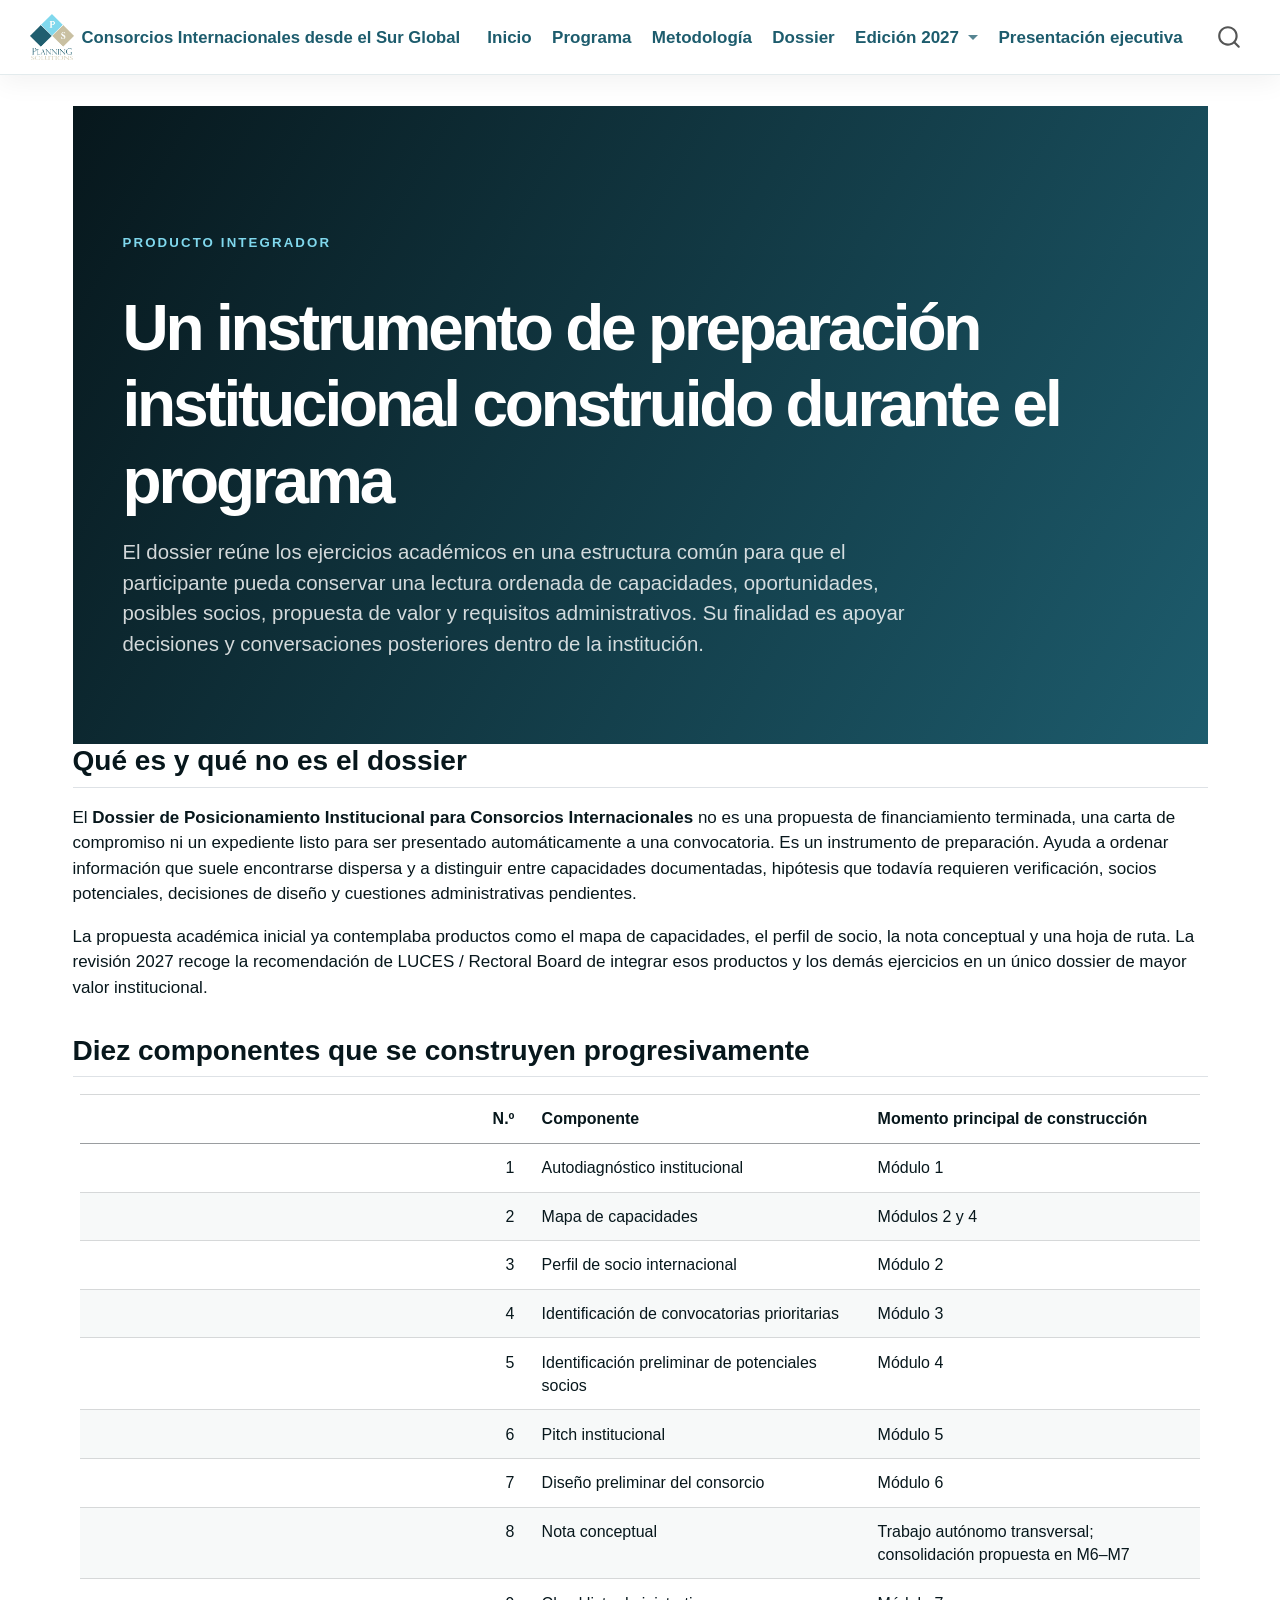
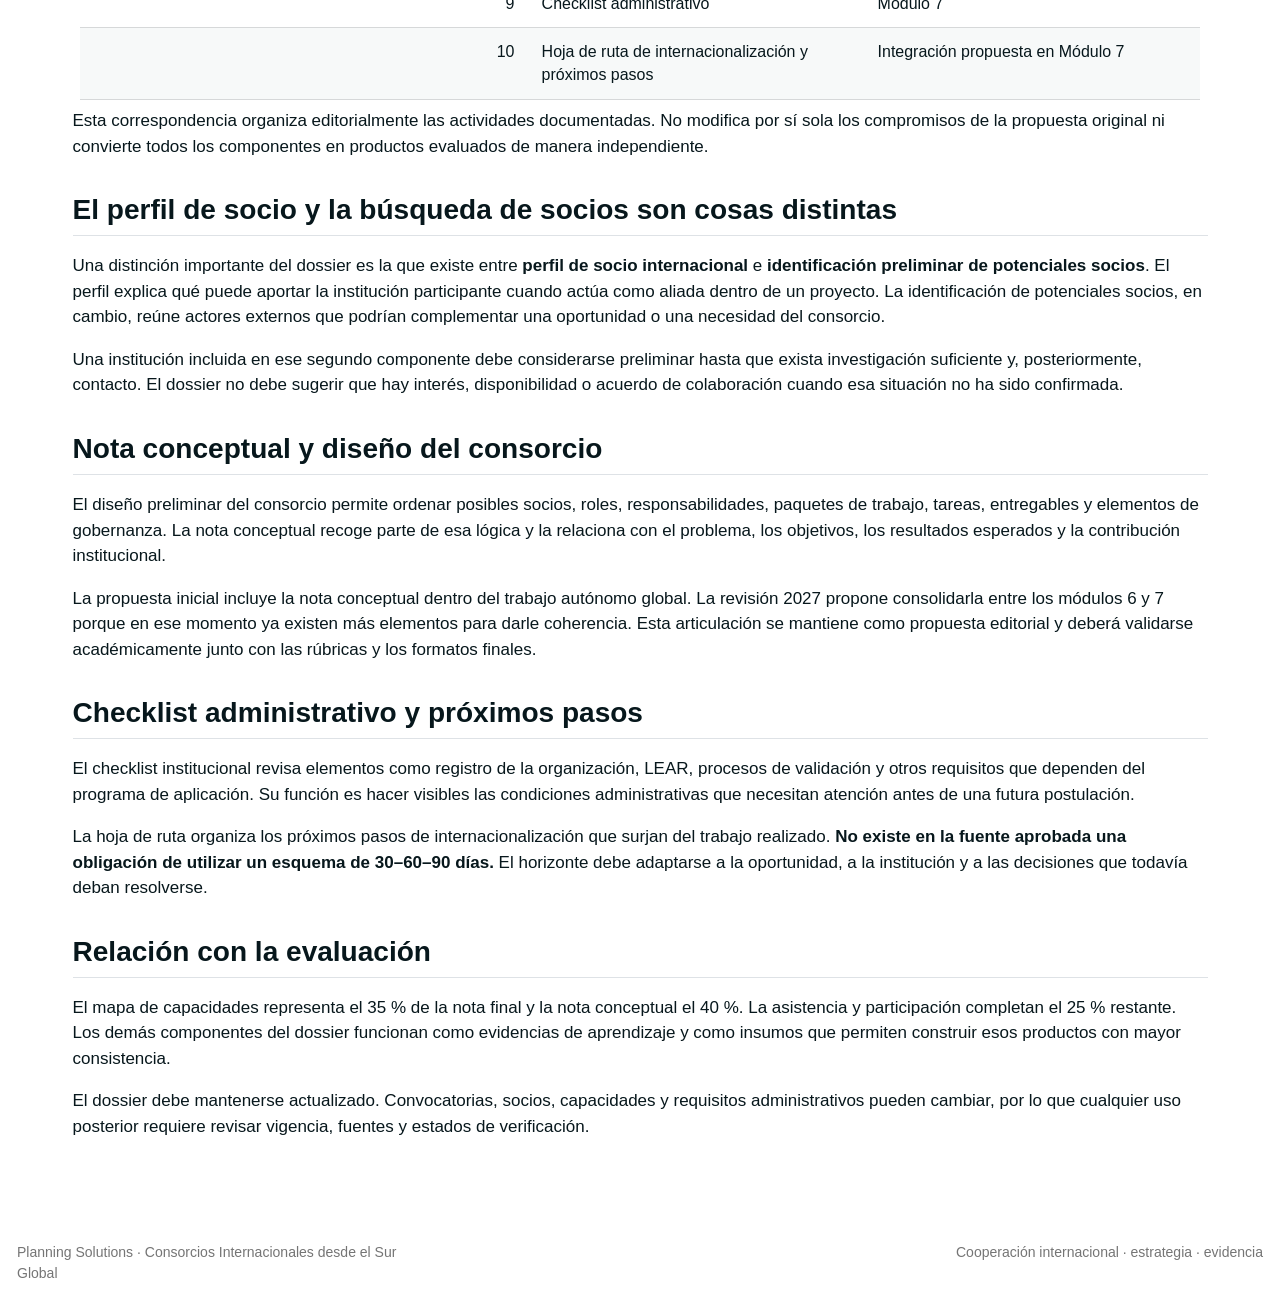
<file: entregable.html>
<!DOCTYPE html>
<html xmlns="http://www.w3.org/1999/xhtml" lang="es" xml:lang="es"><head>

<meta charset="utf-8">
<meta name="generator" content="quarto-1.10.18">

<meta name="viewport" content="width=device-width, initial-scale=1.0, user-scalable=yes">

<meta name="description" content="El Dossier de Posicionamiento Institucional para Consorcios Internacionales como producto integrador del programa.">

<title>Dossier institucional – Consorcios Internacionales desde el Sur Global</title>
<style>
/* Default styles provided by pandoc.
** See https://pandoc.org/MANUAL.html#variables-for-html for config info.
*/
span.smallcaps{font-variant: small-caps;}
div.columns{display: flex; gap: 1.5em;}
div.column{flex: auto;}
@media screen {
div.columns{gap: min(4vw, 1.5em);}
div.column{overflow-x: auto;}
}
div.hanging-indent{margin-left: 1.5em; text-indent: -1.5em;}
ul.task-list{list-style: none;}
ul.task-list li input[type="checkbox"] {
  width: 0.8em;
  margin: 0 0.8em 0.2em -1em; /* quarto-specific, see https://github.com/quarto-dev/quarto-cli/issues/4556 */ 
  vertical-align: middle;
}
</style>


<script src="site_libs/quarto-nav/quarto-nav.js"></script>
<script src="site_libs/quarto-nav/headroom.min.js"></script>
<script src="site_libs/clipboard/clipboard.min.js"></script>
<script src="site_libs/quarto-search/autocomplete.umd.js"></script>
<script src="site_libs/quarto-search/fuse.min.js"></script>
<script src="site_libs/quarto-search/quarto-search.js"></script>
<meta name="quarto:offset" content="./">
<link href="./assets/logo_planning.png" rel="icon" type="image/png">
<script src="site_libs/quarto-html/quarto.js" type="module"></script>
<script src="site_libs/quarto-html/tabsets/tabsets.js" type="module"></script>
<script src="site_libs/quarto-html/popper.min.js"></script>
<script src="site_libs/quarto-html/tippy.umd.min.js"></script>
<script src="site_libs/quarto-html/anchor.min.js"></script>
<link href="site_libs/quarto-html/tippy.css" rel="stylesheet">
<link href="site_libs/quarto-html/quarto-syntax-highlighting-64a204ab8560d761af7679ceaba22944.css" rel="stylesheet" id="quarto-text-highlighting-styles">
<script src="site_libs/bootstrap/bootstrap.min.js"></script>
<link href="site_libs/bootstrap/bootstrap-icons.css" rel="stylesheet">
<link href="site_libs/bootstrap/bootstrap-14397a04cf5a72f4a35997ddb7f89d4d.min.css" rel="stylesheet" append-hash="true" id="quarto-bootstrap" data-mode="light">
<script id="quarto-search-options" type="application/json">{
  "location": "navbar",
  "copy-button": false,
  "collapse-after": 3,
  "panel-placement": "end",
  "type": "overlay",
  "limit": 50,
  "keyboard-shortcut": [
    "f",
    "/",
    "s"
  ],
  "show-item-context": false,
  "language": {
    "search-no-results-text": "No se han encontrado resultados",
    "search-matching-documents-text": "documentos encontrados",
    "search-copy-link-title": "Copiar el enlace en la búsqueda",
    "search-hide-matches-text": "Ocultar resultados adicionales",
    "search-more-match-text": "resultado adicional en este documento",
    "search-more-matches-text": "resultados adicionales en este documento",
    "search-clear-button-title": "Borrar",
    "search-text-placeholder": "",
    "search-detached-cancel-button-title": "Cancelar",
    "search-submit-button-title": "Enviar",
    "search-label": "Buscar"
  }
}</script>
<style>html{ scroll-behavior: smooth; }</style>


<link rel="stylesheet" href="styles.css">
<link rel="stylesheet" href="prose.css">
</head>

<body class="nav-fixed quarto-light">

<div id="quarto-search-results"></div>
  <header id="quarto-header" class="headroom fixed-top">
    <nav class="navbar navbar-expand-lg " data-bs-theme="dark">
      <div class="navbar-container container-fluid">
      <div class="navbar-brand-container mx-auto">
    <a href="./index.html" class="navbar-brand navbar-brand-logo">
    <img src="./assets/logo_planning.png" alt="Planning Solutions" class="navbar-logo light-content">
    <img src="./assets/logo_planning.png" alt="Planning Solutions" class="navbar-logo dark-content">
    </a>
    <a class="navbar-brand" href="./index.html">
    <span class="navbar-title">Consorcios Internacionales desde el Sur Global</span>
    </a>
  </div>
            <div id="quarto-search" class="" title="Buscar"></div>
          <button class="navbar-toggler" type="button" data-bs-toggle="collapse" data-bs-target="#navbarCollapse" aria-controls="navbarCollapse" role="menu" aria-expanded="false" aria-label="Navegación de palanca" onclick="if (window.quartoToggleHeadroom) { window.quartoToggleHeadroom(); }">
  <span class="navbar-toggler-icon"></span>
</button>
          <div class="collapse navbar-collapse" id="navbarCollapse">
            <ul class="navbar-nav navbar-nav-scroll me-auto">
  <li class="nav-item">
    <a class="nav-link" href="./index.html"> 
<span class="menu-text">Inicio</span></a>
  </li>  
  <li class="nav-item">
    <a class="nav-link" href="./programa.html"> 
<span class="menu-text">Programa</span></a>
  </li>  
  <li class="nav-item">
    <a class="nav-link" href="./metodologia.html"> 
<span class="menu-text">Metodología</span></a>
  </li>  
  <li class="nav-item">
    <a class="nav-link active" href="./entregable.html" aria-current="page"> 
<span class="menu-text">Dossier</span></a>
  </li>  
  <li class="nav-item dropdown ">
    <a class="nav-link dropdown-toggle" href="#" id="nav-menu-edición-2027" role="link" data-bs-toggle="dropdown" aria-expanded="false">
 <span class="menu-text">Edición 2027</span>
    </a>
    <ul class="dropdown-menu" aria-labelledby="nav-menu-edición-2027">    
        <li>
    <a class="dropdown-item" href="./equipo.html">
 <span class="dropdown-text">Equipo e instituciones</span></a>
  </li>  
        <li>
    <a class="dropdown-item" href="./viabilidad.html">
 <span class="dropdown-text">Presupuesto y viabilidad</span></a>
  </li>  
        <li>
    <a class="dropdown-item" href="./lanzamiento.html">
 <span class="dropdown-text">Lanzamiento y pendientes</span></a>
  </li>  
        <li>
    <a class="dropdown-item" href="./documentacion.html">
 <span class="dropdown-text">Base documental</span></a>
  </li>  
    </ul>
  </li>
  <li class="nav-item">
    <a class="nav-link" href="./presentacion.html"> 
<span class="menu-text">Presentación ejecutiva</span></a>
  </li>  
</ul>
          </div> <!-- /navcollapse -->
            <div class="quarto-navbar-tools">
</div>
      </div> <!-- /container-fluid -->
    </nav>
</header>
<!-- content -->
<div id="quarto-content" class="quarto-container page-columns page-rows-contents page-layout-full page-navbar">
<!-- sidebar -->
<!-- margin-sidebar -->
    
<!-- main -->
<main class="content column-page" id="quarto-document-content">

<header id="title-block-header" class="quarto-title-block default">
<div class="quarto-title">
<h1 class="title">Dossier institucional</h1>
</div>

<div>
  <div class="description">
    El Dossier de Posicionamiento Institucional para Consorcios Internacionales como producto integrador del programa.
  </div>
</div>


<div class="quarto-title-meta column-page">

    
  
    
  </div>
  


</header>


<div class="page-hero">
<p><span class="eyebrow">PRODUCTO INTEGRADOR</span></p>
<section id="un-instrumento-de-preparación-institucional-construido-durante-el-programa" class="level1">
<h1>Un instrumento de preparación institucional construido durante el programa</h1>
<p>El dossier reúne los ejercicios académicos en una estructura común para que el participante pueda conservar una lectura ordenada de capacidades, oportunidades, posibles socios, propuesta de valor y requisitos administrativos. Su finalidad es apoyar decisiones y conversaciones posteriores dentro de la institución.</p>
</section>
</div>
<section id="qué-es-y-qué-no-es-el-dossier" class="level2">
<h2 class="anchored" data-anchor-id="qué-es-y-qué-no-es-el-dossier">Qué es y qué no es el dossier</h2>
<p>El <strong>Dossier de Posicionamiento Institucional para Consorcios Internacionales</strong> no es una propuesta de financiamiento terminada, una carta de compromiso ni un expediente listo para ser presentado automáticamente a una convocatoria. Es un instrumento de preparación. Ayuda a ordenar información que suele encontrarse dispersa y a distinguir entre capacidades documentadas, hipótesis que todavía requieren verificación, socios potenciales, decisiones de diseño y cuestiones administrativas pendientes.</p>
<p>La propuesta académica inicial ya contemplaba productos como el mapa de capacidades, el perfil de socio, la nota conceptual y una hoja de ruta. La revisión 2027 recoge la recomendación de LUCES / Rectoral Board de integrar esos productos y los demás ejercicios en un único dossier de mayor valor institucional.</p>
</section>
<section id="diez-componentes-que-se-construyen-progresivamente" class="level2">
<h2 class="anchored" data-anchor-id="diez-componentes-que-se-construyen-progresivamente">Diez componentes que se construyen progresivamente</h2>
<table class="caption-top table">
<colgroup>
<col style="width: 40%">
<col style="width: 30%">
<col style="width: 30%">
</colgroup>
<thead>
<tr class="header">
<th style="text-align: right;">N.º</th>
<th>Componente</th>
<th>Momento principal de construcción</th>
</tr>
</thead>
<tbody>
<tr class="odd">
<td style="text-align: right;">1</td>
<td>Autodiagnóstico institucional</td>
<td>Módulo 1</td>
</tr>
<tr class="even">
<td style="text-align: right;">2</td>
<td>Mapa de capacidades</td>
<td>Módulos 2 y 4</td>
</tr>
<tr class="odd">
<td style="text-align: right;">3</td>
<td>Perfil de socio internacional</td>
<td>Módulo 2</td>
</tr>
<tr class="even">
<td style="text-align: right;">4</td>
<td>Identificación de convocatorias prioritarias</td>
<td>Módulo 3</td>
</tr>
<tr class="odd">
<td style="text-align: right;">5</td>
<td>Identificación preliminar de potenciales socios</td>
<td>Módulo 4</td>
</tr>
<tr class="even">
<td style="text-align: right;">6</td>
<td>Pitch institucional</td>
<td>Módulo 5</td>
</tr>
<tr class="odd">
<td style="text-align: right;">7</td>
<td>Diseño preliminar del consorcio</td>
<td>Módulo 6</td>
</tr>
<tr class="even">
<td style="text-align: right;">8</td>
<td>Nota conceptual</td>
<td>Trabajo autónomo transversal; consolidación propuesta en M6–M7</td>
</tr>
<tr class="odd">
<td style="text-align: right;">9</td>
<td>Checklist administrativo</td>
<td>Módulo 7</td>
</tr>
<tr class="even">
<td style="text-align: right;">10</td>
<td>Hoja de ruta de internacionalización y próximos pasos</td>
<td>Integración propuesta en Módulo 7</td>
</tr>
</tbody>
</table>
<p>Esta correspondencia organiza editorialmente las actividades documentadas. No modifica por sí sola los compromisos de la propuesta original ni convierte todos los componentes en productos evaluados de manera independiente.</p>
</section>
<section id="el-perfil-de-socio-y-la-búsqueda-de-socios-son-cosas-distintas" class="level2">
<h2 class="anchored" data-anchor-id="el-perfil-de-socio-y-la-búsqueda-de-socios-son-cosas-distintas">El perfil de socio y la búsqueda de socios son cosas distintas</h2>
<p>Una distinción importante del dossier es la que existe entre <strong>perfil de socio internacional</strong> e <strong>identificación preliminar de potenciales socios</strong>. El perfil explica qué puede aportar la institución participante cuando actúa como aliada dentro de un proyecto. La identificación de potenciales socios, en cambio, reúne actores externos que podrían complementar una oportunidad o una necesidad del consorcio.</p>
<p>Una institución incluida en ese segundo componente debe considerarse preliminar hasta que exista investigación suficiente y, posteriormente, contacto. El dossier no debe sugerir que hay interés, disponibilidad o acuerdo de colaboración cuando esa situación no ha sido confirmada.</p>
</section>
<section id="nota-conceptual-y-diseño-del-consorcio" class="level2">
<h2 class="anchored" data-anchor-id="nota-conceptual-y-diseño-del-consorcio">Nota conceptual y diseño del consorcio</h2>
<p>El diseño preliminar del consorcio permite ordenar posibles socios, roles, responsabilidades, paquetes de trabajo, tareas, entregables y elementos de gobernanza. La nota conceptual recoge parte de esa lógica y la relaciona con el problema, los objetivos, los resultados esperados y la contribución institucional.</p>
<p>La propuesta inicial incluye la nota conceptual dentro del trabajo autónomo global. La revisión 2027 propone consolidarla entre los módulos 6 y 7 porque en ese momento ya existen más elementos para darle coherencia. Esta articulación se mantiene como propuesta editorial y deberá validarse académicamente junto con las rúbricas y los formatos finales.</p>
</section>
<section id="checklist-administrativo-y-próximos-pasos" class="level2">
<h2 class="anchored" data-anchor-id="checklist-administrativo-y-próximos-pasos">Checklist administrativo y próximos pasos</h2>
<p>El checklist institucional revisa elementos como registro de la organización, LEAR, procesos de validación y otros requisitos que dependen del programa de aplicación. Su función es hacer visibles las condiciones administrativas que necesitan atención antes de una futura postulación.</p>
<p>La hoja de ruta organiza los próximos pasos de internacionalización que surjan del trabajo realizado. <strong>No existe en la fuente aprobada una obligación de utilizar un esquema de 30–60–90 días.</strong> El horizonte debe adaptarse a la oportunidad, a la institución y a las decisiones que todavía deban resolverse.</p>
</section>
<section id="relación-con-la-evaluación" class="level2">
<h2 class="anchored" data-anchor-id="relación-con-la-evaluación">Relación con la evaluación</h2>
<p>El mapa de capacidades representa el 35 % de la nota final y la nota conceptual el 40 %. La asistencia y participación completan el 25 % restante. Los demás componentes del dossier funcionan como evidencias de aprendizaje y como insumos que permiten construir esos productos con mayor consistencia.</p>
<p>El dossier debe mantenerse actualizado. Convocatorias, socios, capacidades y requisitos administrativos pueden cambiar, por lo que cualquier uso posterior requiere revisar vigencia, fuentes y estados de verificación.</p>


</section>

<a onclick="window.scrollTo(0, 0); return false;" role="button" id="quarto-back-to-top"><i class="bi bi-arrow-up"></i> Volver arriba</a></main> <!-- /main -->
<script id="quarto-html-after-body" type="application/javascript">
  window.document.addEventListener("DOMContentLoaded", function (event) {
    const icon = "";
    const anchorJS = new window.AnchorJS();
    anchorJS.options = {
      placement: 'right',
      icon: icon
    };
    anchorJS.add('.anchored');
    const isCodeAnnotation = (el) => {
      for (const clz of el.classList) {
        if (clz.startsWith('code-annotation-')) {                     
          return true;
        }
      }
      return false;
    }
    const onCopySuccess = function(e) {
      // button target
      const button = e.trigger;
      // don't keep focus
      button.blur();
      // flash "checked"
      button.classList.add('code-copy-button-checked');
      var currentTitle = button.getAttribute("title");
      button.setAttribute("title", "Copiado");
      let tooltip;
      if (window.bootstrap) {
        button.setAttribute("data-bs-toggle", "tooltip");
        button.setAttribute("data-bs-placement", "left");
        button.setAttribute("data-bs-title", "Copiado");
        tooltip = new bootstrap.Tooltip(button, 
          { trigger: "manual", 
            customClass: "code-copy-button-tooltip",
            offset: [0, -8]});
        tooltip.show();    
      }
      setTimeout(function() {
        if (tooltip) {
          tooltip.hide();
          button.removeAttribute("data-bs-title");
          button.removeAttribute("data-bs-toggle");
          button.removeAttribute("data-bs-placement");
        }
        button.setAttribute("title", currentTitle);
        button.classList.remove('code-copy-button-checked');
      }, 1000);
      // clear code selection
      e.clearSelection();
    }
    const getTextToCopy = function(trigger) {
      const outerScaffold = trigger.parentElement.cloneNode(true);
      const codeEl = outerScaffold.querySelector('code');
      for (const childEl of codeEl.children) {
        if (isCodeAnnotation(childEl)) {
          childEl.remove();
        }
      }
      return codeEl.innerText;
    }
    const clipboard = new window.ClipboardJS('.code-copy-button:not([data-in-quarto-modal])', {
      text: getTextToCopy
    });
    clipboard.on('success', onCopySuccess);
    if (window.document.getElementById('quarto-embedded-source-code-modal')) {
      const clipboardModal = new window.ClipboardJS('.code-copy-button[data-in-quarto-modal]', {
        text: getTextToCopy,
        container: window.document.getElementById('quarto-embedded-source-code-modal')
      });
      clipboardModal.on('success', onCopySuccess);
    }
      var localhostRegex = new RegExp(/^(?:http|https):\/\/localhost\:?[0-9]*\//);
      var mailtoRegex = new RegExp(/^mailto:/);
        var filterRegex = new RegExp("https:\/\/planningsolution2026\.github\.io\/consorcios-internacionales-sur-global-web\/");
      var isInternal = (href) => {
          return filterRegex.test(href) || localhostRegex.test(href) || mailtoRegex.test(href);
      }
      // Inspect non-navigation links and adorn them if external
     var links = window.document.querySelectorAll('a[href]:not(.nav-link):not(.navbar-brand):not(.toc-action):not(.sidebar-link):not(.sidebar-item-toggle):not(.pagination-link):not(.no-external):not([aria-hidden]):not(.dropdown-item):not(.quarto-navigation-tool):not(.about-link)');
      for (var i=0; i<links.length; i++) {
        const link = links[i];
        if (!isInternal(link.href)) {
          // undo the damage that might have been done by quarto-nav.js in the case of
          // links that we want to consider external
          if (link.dataset.originalHref !== undefined) {
            link.href = link.dataset.originalHref;
          }
            // target, if specified
            link.setAttribute("target", "_blank");
            if (link.getAttribute("rel") === null) {
              link.setAttribute("rel", "noopener");
            }
        }
      }
    function tippyHover(el, contentFn, onTriggerFn, onUntriggerFn) {
      const config = {
        allowHTML: true,
        maxWidth: 500,
        delay: 100,
        arrow: false,
        appendTo: function(el) {
            return el.parentElement;
        },
        interactive: true,
        interactiveBorder: 10,
        theme: 'quarto',
        placement: 'bottom-start',
      };
      if (contentFn) {
        config.content = contentFn;
      }
      if (onTriggerFn) {
        config.onTrigger = onTriggerFn;
      }
      if (onUntriggerFn) {
        config.onUntrigger = onUntriggerFn;
      }
      window.tippy(el, config); 
    }
    const noterefs = window.document.querySelectorAll('a[role="doc-noteref"]');
    for (var i=0; i<noterefs.length; i++) {
      const ref = noterefs[i];
      tippyHover(ref, function() {
        // use id or data attribute instead here
        let href = ref.getAttribute('data-footnote-href') || ref.getAttribute('href');
        try { href = new URL(href).hash; } catch {}
        const id = href.replace(/^#\/?/, "");
        const note = window.document.getElementById(id);
        if (note) {
          return note.innerHTML;
        } else {
          return "";
        }
      });
    }
    const xrefs = window.document.querySelectorAll('a.quarto-xref');
    const processXRef = (id, note) => {
      // Strip column container classes
      const stripColumnClz = (el) => {
        el.classList.remove("page-full", "page-columns");
        if (el.children) {
          for (const child of el.children) {
            stripColumnClz(child);
          }
        }
      }
      stripColumnClz(note)
      if (id === null || id.startsWith('sec-')) {
        // Special case sections, only their first couple elements
        const container = document.createElement("div");
        if (note.children && note.children.length > 2) {
          container.appendChild(note.children[0].cloneNode(true));
          for (let i = 1; i < note.children.length; i++) {
            const child = note.children[i];
            if (child.tagName === "P" && child.innerText === "") {
              continue;
            } else {
              container.appendChild(child.cloneNode(true));
              break;
            }
          }
          if (window.Quarto?.typesetMath) {
            window.Quarto.typesetMath(container);
          }
          return container.innerHTML
        } else {
          if (window.Quarto?.typesetMath) {
            window.Quarto.typesetMath(note);
          }
          return note.innerHTML;
        }
      } else {
        // Remove any anchor links if they are present
        const anchorLink = note.querySelector('a.anchorjs-link');
        if (anchorLink) {
          anchorLink.remove();
        }
        if (window.Quarto?.typesetMath) {
          window.Quarto.typesetMath(note);
        }
        if (note.classList.contains("callout")) {
          return note.outerHTML;
        } else {
          return note.innerHTML;
        }
      }
    }
    for (var i=0; i<xrefs.length; i++) {
      const xref = xrefs[i];
      tippyHover(xref, undefined, function(instance) {
        instance.disable();
        let url = xref.getAttribute('href');
        let hash = undefined; 
        if (url.startsWith('#')) {
          hash = url;
        } else {
          try { hash = new URL(url).hash; } catch {}
        }
        if (hash) {
          const id = hash.replace(/^#\/?/, "");
          const note = window.document.getElementById(id);
          if (note !== null) {
            try {
              const html = processXRef(id, note.cloneNode(true));
              instance.setContent(html);
            } finally {
              instance.enable();
              instance.show();
            }
          } else {
            // See if we can fetch this
            fetch(url.split('#')[0])
            .then(res => res.text())
            .then(html => {
              const parser = new DOMParser();
              const htmlDoc = parser.parseFromString(html, "text/html");
              const note = htmlDoc.getElementById(id);
              if (note !== null) {
                const html = processXRef(id, note);
                instance.setContent(html);
              } 
            }).finally(() => {
              instance.enable();
              instance.show();
            });
          }
        } else {
          // See if we can fetch a full url (with no hash to target)
          // This is a special case and we should probably do some content thinning / targeting
          fetch(url)
          .then(res => res.text())
          .then(html => {
            const parser = new DOMParser();
            const htmlDoc = parser.parseFromString(html, "text/html");
            const note = htmlDoc.querySelector('main.content');
            if (note !== null) {
              // This should only happen for chapter cross references
              // (since there is no id in the URL)
              // remove the first header
              if (note.children.length > 0 && note.children[0].tagName === "HEADER") {
                note.children[0].remove();
              }
              const html = processXRef(null, note);
              instance.setContent(html);
            } 
          }).finally(() => {
            instance.enable();
            instance.show();
          });
        }
      }, function(instance) {
      });
    }
        let selectedAnnoteEl;
        const selectorForAnnotation = ( cell, annotation) => {
          let cellAttr = 'data-code-cell="' + cell + '"';
          let lineAttr = 'data-code-annotation="' +  annotation + '"';
          const selector = 'span[' + cellAttr + '][' + lineAttr + ']';
          return selector;
        }
        const selectCodeLines = (annoteEl) => {
          const doc = window.document;
          const targetCell = annoteEl.getAttribute("data-target-cell");
          const targetAnnotation = annoteEl.getAttribute("data-target-annotation");
          const annoteSpan = window.document.querySelector(selectorForAnnotation(targetCell, targetAnnotation));
          const lines = annoteSpan.getAttribute("data-code-lines").split(",");
          const lineIds = lines.map((line) => {
            return targetCell + "-" + line;
          })
          let top = null;
          let height = null;
          let parent = null;
          if (lineIds.length > 0) {
              //compute the position of the single el (top and bottom and make a div)
              const el = window.document.getElementById(lineIds[0]);
              top = el.offsetTop;
              height = el.offsetHeight;
              parent = el.parentElement.parentElement;
            if (lineIds.length > 1) {
              const lastEl = window.document.getElementById(lineIds[lineIds.length - 1]);
              const bottom = lastEl.offsetTop + lastEl.offsetHeight;
              height = bottom - top;
            }
            if (top !== null && height !== null && parent !== null) {
              // cook up a div (if necessary) and position it 
              let div = window.document.getElementById("code-annotation-line-highlight");
              if (div === null) {
                div = window.document.createElement("div");
                div.setAttribute("id", "code-annotation-line-highlight");
                div.style.position = 'absolute';
                parent.appendChild(div);
              }
              div.style.top = top - 2 + "px";
              div.style.height = height + 4 + "px";
              div.style.left = 0;
              let gutterDiv = window.document.getElementById("code-annotation-line-highlight-gutter");
              if (gutterDiv === null) {
                gutterDiv = window.document.createElement("div");
                gutterDiv.setAttribute("id", "code-annotation-line-highlight-gutter");
                gutterDiv.style.position = 'absolute';
                const codeCell = window.document.getElementById(targetCell);
                const gutter = codeCell.querySelector('.code-annotation-gutter');
                gutter.appendChild(gutterDiv);
              }
              gutterDiv.style.top = top - 2 + "px";
              gutterDiv.style.height = height + 4 + "px";
            }
            selectedAnnoteEl = annoteEl;
          }
        };
        const unselectCodeLines = () => {
          const elementsIds = ["code-annotation-line-highlight", "code-annotation-line-highlight-gutter"];
          elementsIds.forEach((elId) => {
            const div = window.document.getElementById(elId);
            if (div) {
              div.remove();
            }
          });
          selectedAnnoteEl = undefined;
        };
          // Handle positioning of the toggle
      window.addEventListener(
        "resize",
        throttle(() => {
          elRect = undefined;
          if (selectedAnnoteEl) {
            selectCodeLines(selectedAnnoteEl);
          }
        }, 10)
      );
      function throttle(fn, ms) {
      let throttle = false;
      let timer;
        return (...args) => {
          if(!throttle) { // first call gets through
              fn.apply(this, args);
              throttle = true;
          } else { // all the others get throttled
              if(timer) clearTimeout(timer); // cancel #2
              timer = setTimeout(() => {
                fn.apply(this, args);
                timer = throttle = false;
              }, ms);
          }
        };
      }
        // Attach click handler to the DT
        const annoteDls = window.document.querySelectorAll('dt[data-target-cell]');
        for (const annoteDlNode of annoteDls) {
          annoteDlNode.addEventListener('click', (event) => {
            const clickedEl = event.target;
            if (clickedEl !== selectedAnnoteEl) {
              unselectCodeLines();
              const activeEl = window.document.querySelector('dt[data-target-cell].code-annotation-active');
              if (activeEl) {
                activeEl.classList.remove('code-annotation-active');
              }
              selectCodeLines(clickedEl);
              clickedEl.classList.add('code-annotation-active');
            } else {
              // Unselect the line
              unselectCodeLines();
              clickedEl.classList.remove('code-annotation-active');
            }
          });
        }
    const findCites = (el) => {
      const parentEl = el.parentElement;
      if (parentEl) {
        const cites = parentEl.dataset.cites;
        if (cites) {
          return {
            el,
            cites: cites.split(' ')
          };
        } else {
          return findCites(el.parentElement)
        }
      } else {
        return undefined;
      }
    };
    var bibliorefs = window.document.querySelectorAll('a[role="doc-biblioref"]');
    for (var i=0; i<bibliorefs.length; i++) {
      const ref = bibliorefs[i];
      const citeInfo = findCites(ref);
      if (citeInfo) {
        tippyHover(citeInfo.el, function() {
          var popup = window.document.createElement('div');
          citeInfo.cites.forEach(function(cite) {
            var citeDiv = window.document.createElement('div');
            citeDiv.classList.add('hanging-indent');
            citeDiv.classList.add('csl-entry');
            var biblioDiv = window.document.getElementById('ref-' + cite);
            if (biblioDiv) {
              citeDiv.innerHTML = biblioDiv.innerHTML;
            }
            popup.appendChild(citeDiv);
          });
          return popup.innerHTML;
        });
      }
    }
  });
  </script>
</div> <!-- /content -->
<footer class="footer">
  <div class="nav-footer">
    <div class="nav-footer-left">
<p>Planning Solutions · Consorcios Internacionales desde el Sur Global</p>
</div>   
    <div class="nav-footer-center">
      &nbsp;
    </div>
    <div class="nav-footer-right">
<p>Cooperación internacional · estrategia · evidencia</p>
</div>
  </div>
</footer>




<script src="site_libs/quarto-html/zenscroll-min.js"></script>
</body></html>
</file>
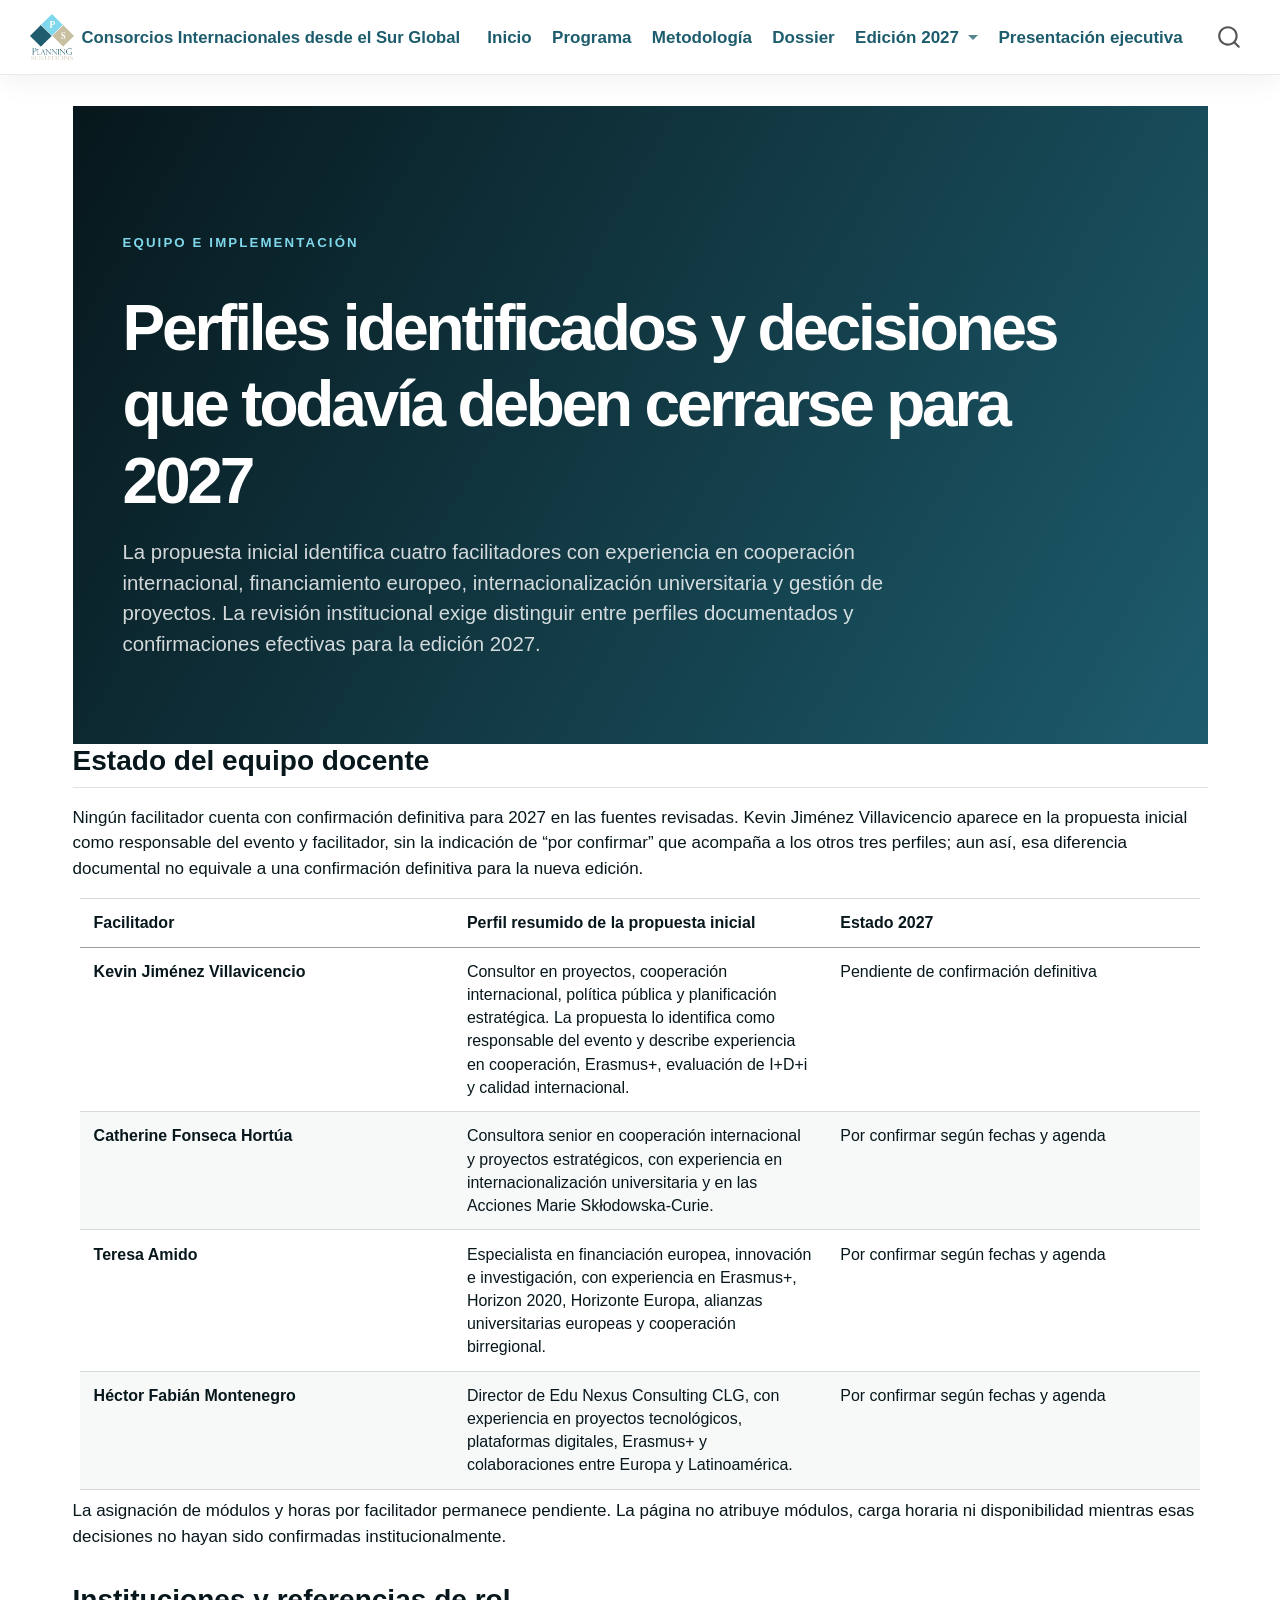
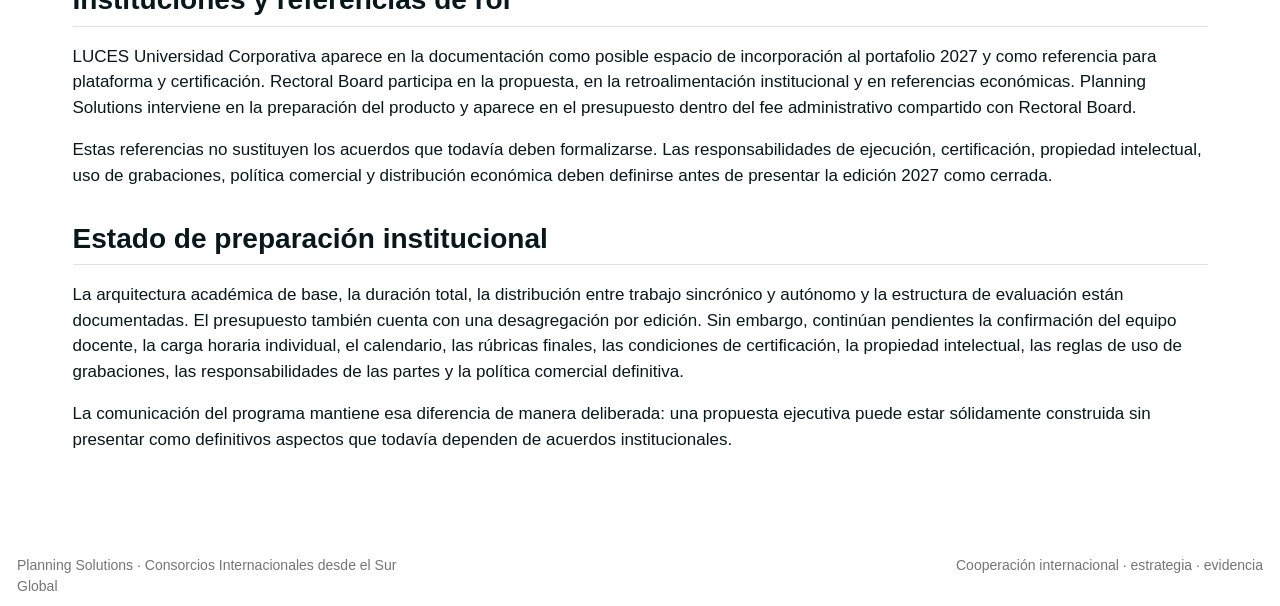
<file: equipo.html>
<!DOCTYPE html>
<html xmlns="http://www.w3.org/1999/xhtml" lang="es" xml:lang="es"><head>

<meta charset="utf-8">
<meta name="generator" content="quarto-1.10.18">

<meta name="viewport" content="width=device-width, initial-scale=1.0, user-scalable=yes">

<meta name="description" content="Perfiles identificados en la propuesta y situación institucional de la edición 2027.">

<title>Equipo y estado 2027 – Consorcios Internacionales desde el Sur Global</title>
<style>
/* Default styles provided by pandoc.
** See https://pandoc.org/MANUAL.html#variables-for-html for config info.
*/
span.smallcaps{font-variant: small-caps;}
div.columns{display: flex; gap: 1.5em;}
div.column{flex: auto;}
@media screen {
div.columns{gap: min(4vw, 1.5em);}
div.column{overflow-x: auto;}
}
div.hanging-indent{margin-left: 1.5em; text-indent: -1.5em;}
ul.task-list{list-style: none;}
ul.task-list li input[type="checkbox"] {
  width: 0.8em;
  margin: 0 0.8em 0.2em -1em; /* quarto-specific, see https://github.com/quarto-dev/quarto-cli/issues/4556 */ 
  vertical-align: middle;
}
</style>


<script src="site_libs/quarto-nav/quarto-nav.js"></script>
<script src="site_libs/quarto-nav/headroom.min.js"></script>
<script src="site_libs/clipboard/clipboard.min.js"></script>
<script src="site_libs/quarto-search/autocomplete.umd.js"></script>
<script src="site_libs/quarto-search/fuse.min.js"></script>
<script src="site_libs/quarto-search/quarto-search.js"></script>
<meta name="quarto:offset" content="./">
<link href="./assets/logo_planning.png" rel="icon" type="image/png">
<script src="site_libs/quarto-html/quarto.js" type="module"></script>
<script src="site_libs/quarto-html/tabsets/tabsets.js" type="module"></script>
<script src="site_libs/quarto-html/popper.min.js"></script>
<script src="site_libs/quarto-html/tippy.umd.min.js"></script>
<script src="site_libs/quarto-html/anchor.min.js"></script>
<link href="site_libs/quarto-html/tippy.css" rel="stylesheet">
<link href="site_libs/quarto-html/quarto-syntax-highlighting-64a204ab8560d761af7679ceaba22944.css" rel="stylesheet" id="quarto-text-highlighting-styles">
<script src="site_libs/bootstrap/bootstrap.min.js"></script>
<link href="site_libs/bootstrap/bootstrap-icons.css" rel="stylesheet">
<link href="site_libs/bootstrap/bootstrap-14397a04cf5a72f4a35997ddb7f89d4d.min.css" rel="stylesheet" append-hash="true" id="quarto-bootstrap" data-mode="light">
<script id="quarto-search-options" type="application/json">{
  "location": "navbar",
  "copy-button": false,
  "collapse-after": 3,
  "panel-placement": "end",
  "type": "overlay",
  "limit": 50,
  "keyboard-shortcut": [
    "f",
    "/",
    "s"
  ],
  "show-item-context": false,
  "language": {
    "search-no-results-text": "No se han encontrado resultados",
    "search-matching-documents-text": "documentos encontrados",
    "search-copy-link-title": "Copiar el enlace en la búsqueda",
    "search-hide-matches-text": "Ocultar resultados adicionales",
    "search-more-match-text": "resultado adicional en este documento",
    "search-more-matches-text": "resultados adicionales en este documento",
    "search-clear-button-title": "Borrar",
    "search-text-placeholder": "",
    "search-detached-cancel-button-title": "Cancelar",
    "search-submit-button-title": "Enviar",
    "search-label": "Buscar"
  }
}</script>
<style>html{ scroll-behavior: smooth; }</style>


<link rel="stylesheet" href="styles.css">
<link rel="stylesheet" href="prose.css">
</head>

<body class="nav-fixed quarto-light">

<div id="quarto-search-results"></div>
  <header id="quarto-header" class="headroom fixed-top">
    <nav class="navbar navbar-expand-lg " data-bs-theme="dark">
      <div class="navbar-container container-fluid">
      <div class="navbar-brand-container mx-auto">
    <a href="./index.html" class="navbar-brand navbar-brand-logo">
    <img src="./assets/logo_planning.png" alt="Planning Solutions" class="navbar-logo light-content">
    <img src="./assets/logo_planning.png" alt="Planning Solutions" class="navbar-logo dark-content">
    </a>
    <a class="navbar-brand" href="./index.html">
    <span class="navbar-title">Consorcios Internacionales desde el Sur Global</span>
    </a>
  </div>
            <div id="quarto-search" class="" title="Buscar"></div>
          <button class="navbar-toggler" type="button" data-bs-toggle="collapse" data-bs-target="#navbarCollapse" aria-controls="navbarCollapse" role="menu" aria-expanded="false" aria-label="Navegación de palanca" onclick="if (window.quartoToggleHeadroom) { window.quartoToggleHeadroom(); }">
  <span class="navbar-toggler-icon"></span>
</button>
          <div class="collapse navbar-collapse" id="navbarCollapse">
            <ul class="navbar-nav navbar-nav-scroll me-auto">
  <li class="nav-item">
    <a class="nav-link" href="./index.html"> 
<span class="menu-text">Inicio</span></a>
  </li>  
  <li class="nav-item">
    <a class="nav-link" href="./programa.html"> 
<span class="menu-text">Programa</span></a>
  </li>  
  <li class="nav-item">
    <a class="nav-link" href="./metodologia.html"> 
<span class="menu-text">Metodología</span></a>
  </li>  
  <li class="nav-item">
    <a class="nav-link" href="./entregable.html"> 
<span class="menu-text">Dossier</span></a>
  </li>  
  <li class="nav-item dropdown ">
    <a class="nav-link dropdown-toggle" href="#" id="nav-menu-edición-2027" role="link" data-bs-toggle="dropdown" aria-expanded="false">
 <span class="menu-text">Edición 2027</span>
    </a>
    <ul class="dropdown-menu" aria-labelledby="nav-menu-edición-2027">    
        <li>
    <a class="dropdown-item" href="./equipo.html">
 <span class="dropdown-text">Equipo e instituciones</span></a>
  </li>  
        <li>
    <a class="dropdown-item" href="./viabilidad.html">
 <span class="dropdown-text">Presupuesto y viabilidad</span></a>
  </li>  
        <li>
    <a class="dropdown-item" href="./lanzamiento.html">
 <span class="dropdown-text">Lanzamiento y pendientes</span></a>
  </li>  
        <li>
    <a class="dropdown-item" href="./documentacion.html">
 <span class="dropdown-text">Base documental</span></a>
  </li>  
    </ul>
  </li>
  <li class="nav-item">
    <a class="nav-link" href="./presentacion.html"> 
<span class="menu-text">Presentación ejecutiva</span></a>
  </li>  
</ul>
          </div> <!-- /navcollapse -->
            <div class="quarto-navbar-tools">
</div>
      </div> <!-- /container-fluid -->
    </nav>
</header>
<!-- content -->
<div id="quarto-content" class="quarto-container page-columns page-rows-contents page-layout-full page-navbar">
<!-- sidebar -->
<!-- margin-sidebar -->
    
<!-- main -->
<main class="content column-page" id="quarto-document-content">

<header id="title-block-header" class="quarto-title-block default">
<div class="quarto-title">
<h1 class="title">Equipo y estado 2027</h1>
</div>

<div>
  <div class="description">
    Perfiles identificados en la propuesta y situación institucional de la edición 2027.
  </div>
</div>


<div class="quarto-title-meta column-page">

    
  
    
  </div>
  


</header>


<div class="page-hero">
<p><span class="eyebrow">EQUIPO E IMPLEMENTACIÓN</span></p>
<section id="perfiles-identificados-y-decisiones-que-todavía-deben-cerrarse-para-2027" class="level1">
<h1>Perfiles identificados y decisiones que todavía deben cerrarse para 2027</h1>
<p>La propuesta inicial identifica cuatro facilitadores con experiencia en cooperación internacional, financiamiento europeo, internacionalización universitaria y gestión de proyectos. La revisión institucional exige distinguir entre perfiles documentados y confirmaciones efectivas para la edición 2027.</p>
</section>
</div>
<section id="estado-del-equipo-docente" class="level2">
<h2 class="anchored" data-anchor-id="estado-del-equipo-docente">Estado del equipo docente</h2>
<p>Ningún facilitador cuenta con confirmación definitiva para 2027 en las fuentes revisadas. Kevin Jiménez Villavicencio aparece en la propuesta inicial como responsable del evento y facilitador, sin la indicación de “por confirmar” que acompaña a los otros tres perfiles; aun así, esa diferencia documental no equivale a una confirmación definitiva para la nueva edición.</p>
<table class="caption-top table">
<colgroup>
<col style="width: 33%">
<col style="width: 33%">
<col style="width: 33%">
</colgroup>
<thead>
<tr class="header">
<th>Facilitador</th>
<th>Perfil resumido de la propuesta inicial</th>
<th>Estado 2027</th>
</tr>
</thead>
<tbody>
<tr class="odd">
<td><strong>Kevin Jiménez Villavicencio</strong></td>
<td>Consultor en proyectos, cooperación internacional, política pública y planificación estratégica. La propuesta lo identifica como responsable del evento y describe experiencia en cooperación, Erasmus+, evaluación de I+D+i y calidad internacional.</td>
<td>Pendiente de confirmación definitiva</td>
</tr>
<tr class="even">
<td><strong>Catherine Fonseca Hortúa</strong></td>
<td>Consultora senior en cooperación internacional y proyectos estratégicos, con experiencia en internacionalización universitaria y en las Acciones Marie Skłodowska-Curie.</td>
<td>Por confirmar según fechas y agenda</td>
</tr>
<tr class="odd">
<td><strong>Teresa Amido</strong></td>
<td>Especialista en financiación europea, innovación e investigación, con experiencia en Erasmus+, Horizon 2020, Horizonte Europa, alianzas universitarias europeas y cooperación birregional.</td>
<td>Por confirmar según fechas y agenda</td>
</tr>
<tr class="even">
<td><strong>Héctor Fabián Montenegro</strong></td>
<td>Director de Edu Nexus Consulting CLG, con experiencia en proyectos tecnológicos, plataformas digitales, Erasmus+ y colaboraciones entre Europa y Latinoamérica.</td>
<td>Por confirmar según fechas y agenda</td>
</tr>
</tbody>
</table>
<p>La asignación de módulos y horas por facilitador permanece pendiente. La página no atribuye módulos, carga horaria ni disponibilidad mientras esas decisiones no hayan sido confirmadas institucionalmente.</p>
</section>
<section id="instituciones-y-referencias-de-rol" class="level2">
<h2 class="anchored" data-anchor-id="instituciones-y-referencias-de-rol">Instituciones y referencias de rol</h2>
<p>LUCES Universidad Corporativa aparece en la documentación como posible espacio de incorporación al portafolio 2027 y como referencia para plataforma y certificación. Rectoral Board participa en la propuesta, en la retroalimentación institucional y en referencias económicas. Planning Solutions interviene en la preparación del producto y aparece en el presupuesto dentro del fee administrativo compartido con Rectoral Board.</p>
<p>Estas referencias no sustituyen los acuerdos que todavía deben formalizarse. Las responsabilidades de ejecución, certificación, propiedad intelectual, uso de grabaciones, política comercial y distribución económica deben definirse antes de presentar la edición 2027 como cerrada.</p>
</section>
<section id="estado-de-preparación-institucional" class="level2">
<h2 class="anchored" data-anchor-id="estado-de-preparación-institucional">Estado de preparación institucional</h2>
<p>La arquitectura académica de base, la duración total, la distribución entre trabajo sincrónico y autónomo y la estructura de evaluación están documentadas. El presupuesto también cuenta con una desagregación por edición. Sin embargo, continúan pendientes la confirmación del equipo docente, la carga horaria individual, el calendario, las rúbricas finales, las condiciones de certificación, la propiedad intelectual, las reglas de uso de grabaciones, las responsabilidades de las partes y la política comercial definitiva.</p>
<p>La comunicación del programa mantiene esa diferencia de manera deliberada: una propuesta ejecutiva puede estar sólidamente construida sin presentar como definitivos aspectos que todavía dependen de acuerdos institucionales.</p>


</section>

<a onclick="window.scrollTo(0, 0); return false;" role="button" id="quarto-back-to-top"><i class="bi bi-arrow-up"></i> Volver arriba</a></main> <!-- /main -->
<script id="quarto-html-after-body" type="application/javascript">
  window.document.addEventListener("DOMContentLoaded", function (event) {
    const icon = "";
    const anchorJS = new window.AnchorJS();
    anchorJS.options = {
      placement: 'right',
      icon: icon
    };
    anchorJS.add('.anchored');
    const isCodeAnnotation = (el) => {
      for (const clz of el.classList) {
        if (clz.startsWith('code-annotation-')) {                     
          return true;
        }
      }
      return false;
    }
    const onCopySuccess = function(e) {
      // button target
      const button = e.trigger;
      // don't keep focus
      button.blur();
      // flash "checked"
      button.classList.add('code-copy-button-checked');
      var currentTitle = button.getAttribute("title");
      button.setAttribute("title", "Copiado");
      let tooltip;
      if (window.bootstrap) {
        button.setAttribute("data-bs-toggle", "tooltip");
        button.setAttribute("data-bs-placement", "left");
        button.setAttribute("data-bs-title", "Copiado");
        tooltip = new bootstrap.Tooltip(button, 
          { trigger: "manual", 
            customClass: "code-copy-button-tooltip",
            offset: [0, -8]});
        tooltip.show();    
      }
      setTimeout(function() {
        if (tooltip) {
          tooltip.hide();
          button.removeAttribute("data-bs-title");
          button.removeAttribute("data-bs-toggle");
          button.removeAttribute("data-bs-placement");
        }
        button.setAttribute("title", currentTitle);
        button.classList.remove('code-copy-button-checked');
      }, 1000);
      // clear code selection
      e.clearSelection();
    }
    const getTextToCopy = function(trigger) {
      const outerScaffold = trigger.parentElement.cloneNode(true);
      const codeEl = outerScaffold.querySelector('code');
      for (const childEl of codeEl.children) {
        if (isCodeAnnotation(childEl)) {
          childEl.remove();
        }
      }
      return codeEl.innerText;
    }
    const clipboard = new window.ClipboardJS('.code-copy-button:not([data-in-quarto-modal])', {
      text: getTextToCopy
    });
    clipboard.on('success', onCopySuccess);
    if (window.document.getElementById('quarto-embedded-source-code-modal')) {
      const clipboardModal = new window.ClipboardJS('.code-copy-button[data-in-quarto-modal]', {
        text: getTextToCopy,
        container: window.document.getElementById('quarto-embedded-source-code-modal')
      });
      clipboardModal.on('success', onCopySuccess);
    }
      var localhostRegex = new RegExp(/^(?:http|https):\/\/localhost\:?[0-9]*\//);
      var mailtoRegex = new RegExp(/^mailto:/);
        var filterRegex = new RegExp("https:\/\/planningsolution2026\.github\.io\/consorcios-internacionales-sur-global-web\/");
      var isInternal = (href) => {
          return filterRegex.test(href) || localhostRegex.test(href) || mailtoRegex.test(href);
      }
      // Inspect non-navigation links and adorn them if external
     var links = window.document.querySelectorAll('a[href]:not(.nav-link):not(.navbar-brand):not(.toc-action):not(.sidebar-link):not(.sidebar-item-toggle):not(.pagination-link):not(.no-external):not([aria-hidden]):not(.dropdown-item):not(.quarto-navigation-tool):not(.about-link)');
      for (var i=0; i<links.length; i++) {
        const link = links[i];
        if (!isInternal(link.href)) {
          // undo the damage that might have been done by quarto-nav.js in the case of
          // links that we want to consider external
          if (link.dataset.originalHref !== undefined) {
            link.href = link.dataset.originalHref;
          }
            // target, if specified
            link.setAttribute("target", "_blank");
            if (link.getAttribute("rel") === null) {
              link.setAttribute("rel", "noopener");
            }
        }
      }
    function tippyHover(el, contentFn, onTriggerFn, onUntriggerFn) {
      const config = {
        allowHTML: true,
        maxWidth: 500,
        delay: 100,
        arrow: false,
        appendTo: function(el) {
            return el.parentElement;
        },
        interactive: true,
        interactiveBorder: 10,
        theme: 'quarto',
        placement: 'bottom-start',
      };
      if (contentFn) {
        config.content = contentFn;
      }
      if (onTriggerFn) {
        config.onTrigger = onTriggerFn;
      }
      if (onUntriggerFn) {
        config.onUntrigger = onUntriggerFn;
      }
      window.tippy(el, config); 
    }
    const noterefs = window.document.querySelectorAll('a[role="doc-noteref"]');
    for (var i=0; i<noterefs.length; i++) {
      const ref = noterefs[i];
      tippyHover(ref, function() {
        // use id or data attribute instead here
        let href = ref.getAttribute('data-footnote-href') || ref.getAttribute('href');
        try { href = new URL(href).hash; } catch {}
        const id = href.replace(/^#\/?/, "");
        const note = window.document.getElementById(id);
        if (note) {
          return note.innerHTML;
        } else {
          return "";
        }
      });
    }
    const xrefs = window.document.querySelectorAll('a.quarto-xref');
    const processXRef = (id, note) => {
      // Strip column container classes
      const stripColumnClz = (el) => {
        el.classList.remove("page-full", "page-columns");
        if (el.children) {
          for (const child of el.children) {
            stripColumnClz(child);
          }
        }
      }
      stripColumnClz(note)
      if (id === null || id.startsWith('sec-')) {
        // Special case sections, only their first couple elements
        const container = document.createElement("div");
        if (note.children && note.children.length > 2) {
          container.appendChild(note.children[0].cloneNode(true));
          for (let i = 1; i < note.children.length; i++) {
            const child = note.children[i];
            if (child.tagName === "P" && child.innerText === "") {
              continue;
            } else {
              container.appendChild(child.cloneNode(true));
              break;
            }
          }
          if (window.Quarto?.typesetMath) {
            window.Quarto.typesetMath(container);
          }
          return container.innerHTML
        } else {
          if (window.Quarto?.typesetMath) {
            window.Quarto.typesetMath(note);
          }
          return note.innerHTML;
        }
      } else {
        // Remove any anchor links if they are present
        const anchorLink = note.querySelector('a.anchorjs-link');
        if (anchorLink) {
          anchorLink.remove();
        }
        if (window.Quarto?.typesetMath) {
          window.Quarto.typesetMath(note);
        }
        if (note.classList.contains("callout")) {
          return note.outerHTML;
        } else {
          return note.innerHTML;
        }
      }
    }
    for (var i=0; i<xrefs.length; i++) {
      const xref = xrefs[i];
      tippyHover(xref, undefined, function(instance) {
        instance.disable();
        let url = xref.getAttribute('href');
        let hash = undefined; 
        if (url.startsWith('#')) {
          hash = url;
        } else {
          try { hash = new URL(url).hash; } catch {}
        }
        if (hash) {
          const id = hash.replace(/^#\/?/, "");
          const note = window.document.getElementById(id);
          if (note !== null) {
            try {
              const html = processXRef(id, note.cloneNode(true));
              instance.setContent(html);
            } finally {
              instance.enable();
              instance.show();
            }
          } else {
            // See if we can fetch this
            fetch(url.split('#')[0])
            .then(res => res.text())
            .then(html => {
              const parser = new DOMParser();
              const htmlDoc = parser.parseFromString(html, "text/html");
              const note = htmlDoc.getElementById(id);
              if (note !== null) {
                const html = processXRef(id, note);
                instance.setContent(html);
              } 
            }).finally(() => {
              instance.enable();
              instance.show();
            });
          }
        } else {
          // See if we can fetch a full url (with no hash to target)
          // This is a special case and we should probably do some content thinning / targeting
          fetch(url)
          .then(res => res.text())
          .then(html => {
            const parser = new DOMParser();
            const htmlDoc = parser.parseFromString(html, "text/html");
            const note = htmlDoc.querySelector('main.content');
            if (note !== null) {
              // This should only happen for chapter cross references
              // (since there is no id in the URL)
              // remove the first header
              if (note.children.length > 0 && note.children[0].tagName === "HEADER") {
                note.children[0].remove();
              }
              const html = processXRef(null, note);
              instance.setContent(html);
            } 
          }).finally(() => {
            instance.enable();
            instance.show();
          });
        }
      }, function(instance) {
      });
    }
        let selectedAnnoteEl;
        const selectorForAnnotation = ( cell, annotation) => {
          let cellAttr = 'data-code-cell="' + cell + '"';
          let lineAttr = 'data-code-annotation="' +  annotation + '"';
          const selector = 'span[' + cellAttr + '][' + lineAttr + ']';
          return selector;
        }
        const selectCodeLines = (annoteEl) => {
          const doc = window.document;
          const targetCell = annoteEl.getAttribute("data-target-cell");
          const targetAnnotation = annoteEl.getAttribute("data-target-annotation");
          const annoteSpan = window.document.querySelector(selectorForAnnotation(targetCell, targetAnnotation));
          const lines = annoteSpan.getAttribute("data-code-lines").split(",");
          const lineIds = lines.map((line) => {
            return targetCell + "-" + line;
          })
          let top = null;
          let height = null;
          let parent = null;
          if (lineIds.length > 0) {
              //compute the position of the single el (top and bottom and make a div)
              const el = window.document.getElementById(lineIds[0]);
              top = el.offsetTop;
              height = el.offsetHeight;
              parent = el.parentElement.parentElement;
            if (lineIds.length > 1) {
              const lastEl = window.document.getElementById(lineIds[lineIds.length - 1]);
              const bottom = lastEl.offsetTop + lastEl.offsetHeight;
              height = bottom - top;
            }
            if (top !== null && height !== null && parent !== null) {
              // cook up a div (if necessary) and position it 
              let div = window.document.getElementById("code-annotation-line-highlight");
              if (div === null) {
                div = window.document.createElement("div");
                div.setAttribute("id", "code-annotation-line-highlight");
                div.style.position = 'absolute';
                parent.appendChild(div);
              }
              div.style.top = top - 2 + "px";
              div.style.height = height + 4 + "px";
              div.style.left = 0;
              let gutterDiv = window.document.getElementById("code-annotation-line-highlight-gutter");
              if (gutterDiv === null) {
                gutterDiv = window.document.createElement("div");
                gutterDiv.setAttribute("id", "code-annotation-line-highlight-gutter");
                gutterDiv.style.position = 'absolute';
                const codeCell = window.document.getElementById(targetCell);
                const gutter = codeCell.querySelector('.code-annotation-gutter');
                gutter.appendChild(gutterDiv);
              }
              gutterDiv.style.top = top - 2 + "px";
              gutterDiv.style.height = height + 4 + "px";
            }
            selectedAnnoteEl = annoteEl;
          }
        };
        const unselectCodeLines = () => {
          const elementsIds = ["code-annotation-line-highlight", "code-annotation-line-highlight-gutter"];
          elementsIds.forEach((elId) => {
            const div = window.document.getElementById(elId);
            if (div) {
              div.remove();
            }
          });
          selectedAnnoteEl = undefined;
        };
          // Handle positioning of the toggle
      window.addEventListener(
        "resize",
        throttle(() => {
          elRect = undefined;
          if (selectedAnnoteEl) {
            selectCodeLines(selectedAnnoteEl);
          }
        }, 10)
      );
      function throttle(fn, ms) {
      let throttle = false;
      let timer;
        return (...args) => {
          if(!throttle) { // first call gets through
              fn.apply(this, args);
              throttle = true;
          } else { // all the others get throttled
              if(timer) clearTimeout(timer); // cancel #2
              timer = setTimeout(() => {
                fn.apply(this, args);
                timer = throttle = false;
              }, ms);
          }
        };
      }
        // Attach click handler to the DT
        const annoteDls = window.document.querySelectorAll('dt[data-target-cell]');
        for (const annoteDlNode of annoteDls) {
          annoteDlNode.addEventListener('click', (event) => {
            const clickedEl = event.target;
            if (clickedEl !== selectedAnnoteEl) {
              unselectCodeLines();
              const activeEl = window.document.querySelector('dt[data-target-cell].code-annotation-active');
              if (activeEl) {
                activeEl.classList.remove('code-annotation-active');
              }
              selectCodeLines(clickedEl);
              clickedEl.classList.add('code-annotation-active');
            } else {
              // Unselect the line
              unselectCodeLines();
              clickedEl.classList.remove('code-annotation-active');
            }
          });
        }
    const findCites = (el) => {
      const parentEl = el.parentElement;
      if (parentEl) {
        const cites = parentEl.dataset.cites;
        if (cites) {
          return {
            el,
            cites: cites.split(' ')
          };
        } else {
          return findCites(el.parentElement)
        }
      } else {
        return undefined;
      }
    };
    var bibliorefs = window.document.querySelectorAll('a[role="doc-biblioref"]');
    for (var i=0; i<bibliorefs.length; i++) {
      const ref = bibliorefs[i];
      const citeInfo = findCites(ref);
      if (citeInfo) {
        tippyHover(citeInfo.el, function() {
          var popup = window.document.createElement('div');
          citeInfo.cites.forEach(function(cite) {
            var citeDiv = window.document.createElement('div');
            citeDiv.classList.add('hanging-indent');
            citeDiv.classList.add('csl-entry');
            var biblioDiv = window.document.getElementById('ref-' + cite);
            if (biblioDiv) {
              citeDiv.innerHTML = biblioDiv.innerHTML;
            }
            popup.appendChild(citeDiv);
          });
          return popup.innerHTML;
        });
      }
    }
  });
  </script>
</div> <!-- /content -->
<footer class="footer">
  <div class="nav-footer">
    <div class="nav-footer-left">
<p>Planning Solutions · Consorcios Internacionales desde el Sur Global</p>
</div>   
    <div class="nav-footer-center">
      &nbsp;
    </div>
    <div class="nav-footer-right">
<p>Cooperación internacional · estrategia · evidencia</p>
</div>
  </div>
</footer>




<script src="site_libs/quarto-html/zenscroll-min.js"></script>
</body></html>
</file>
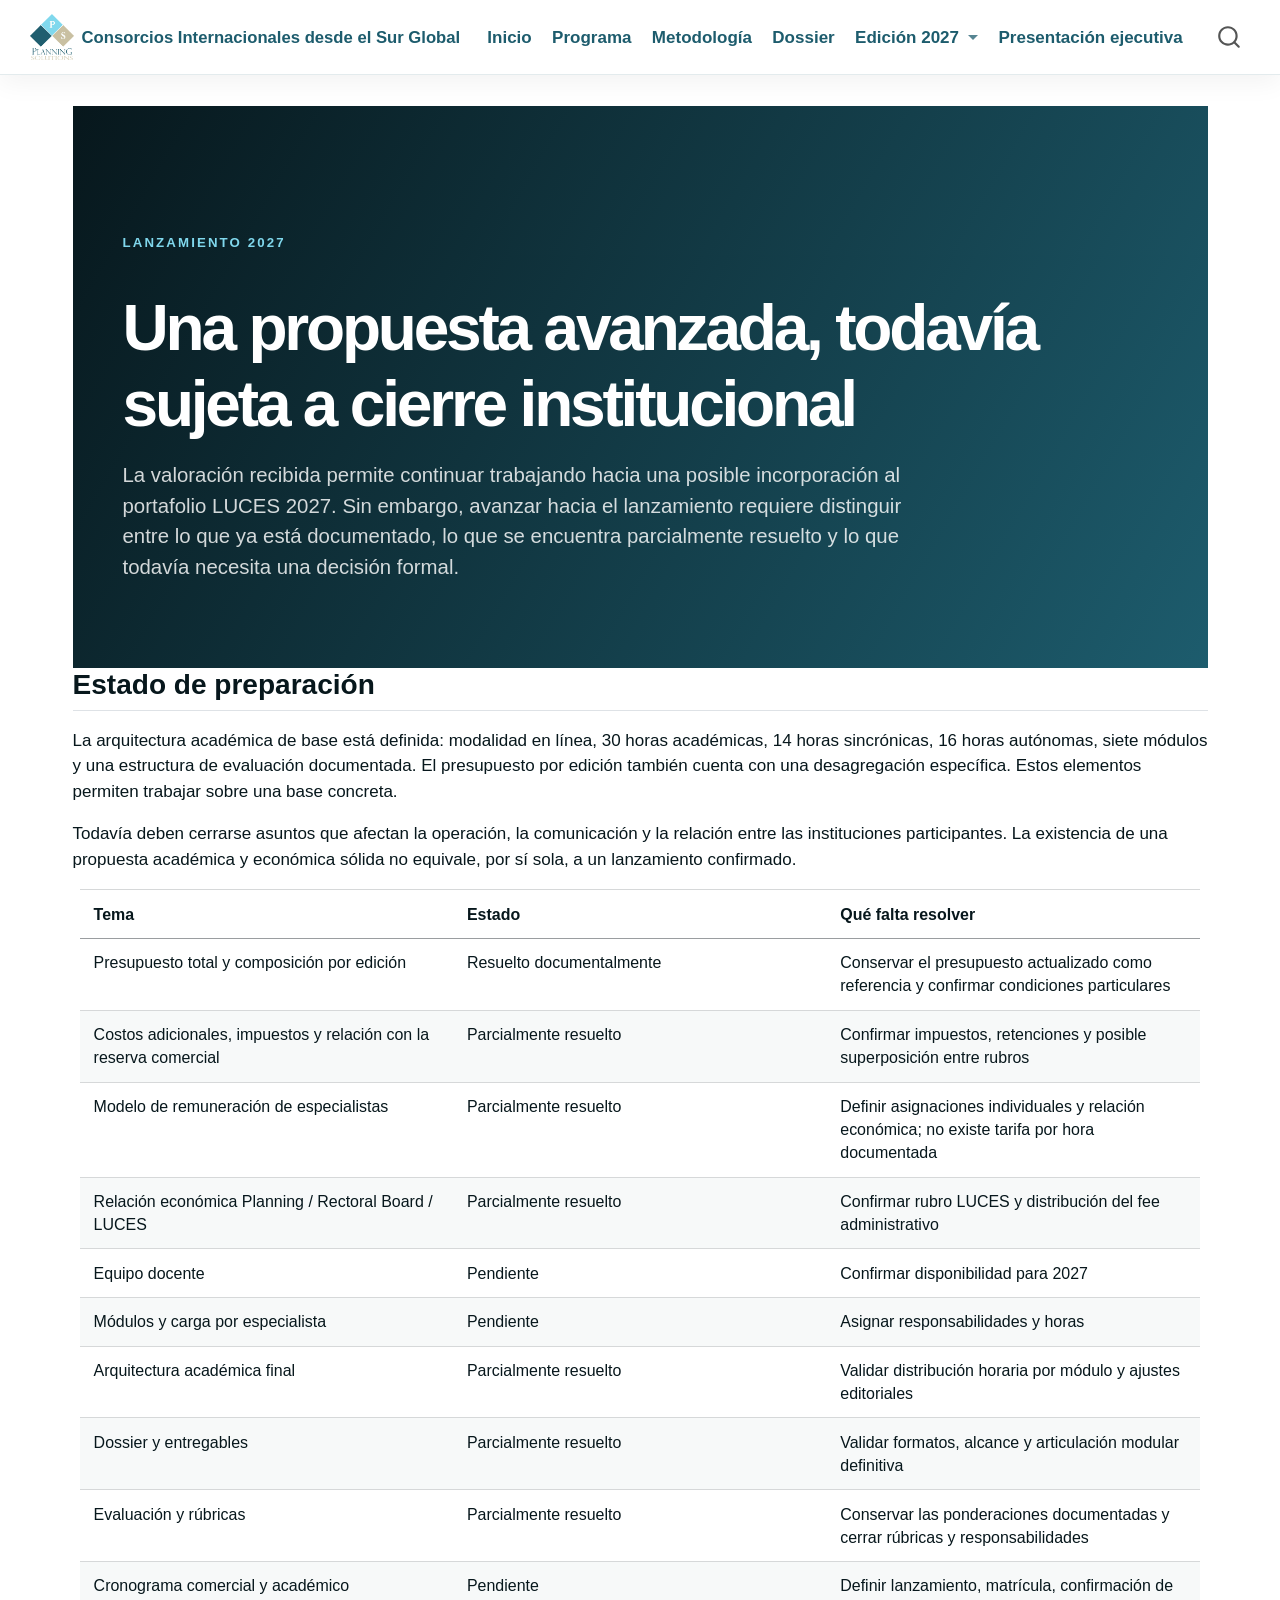
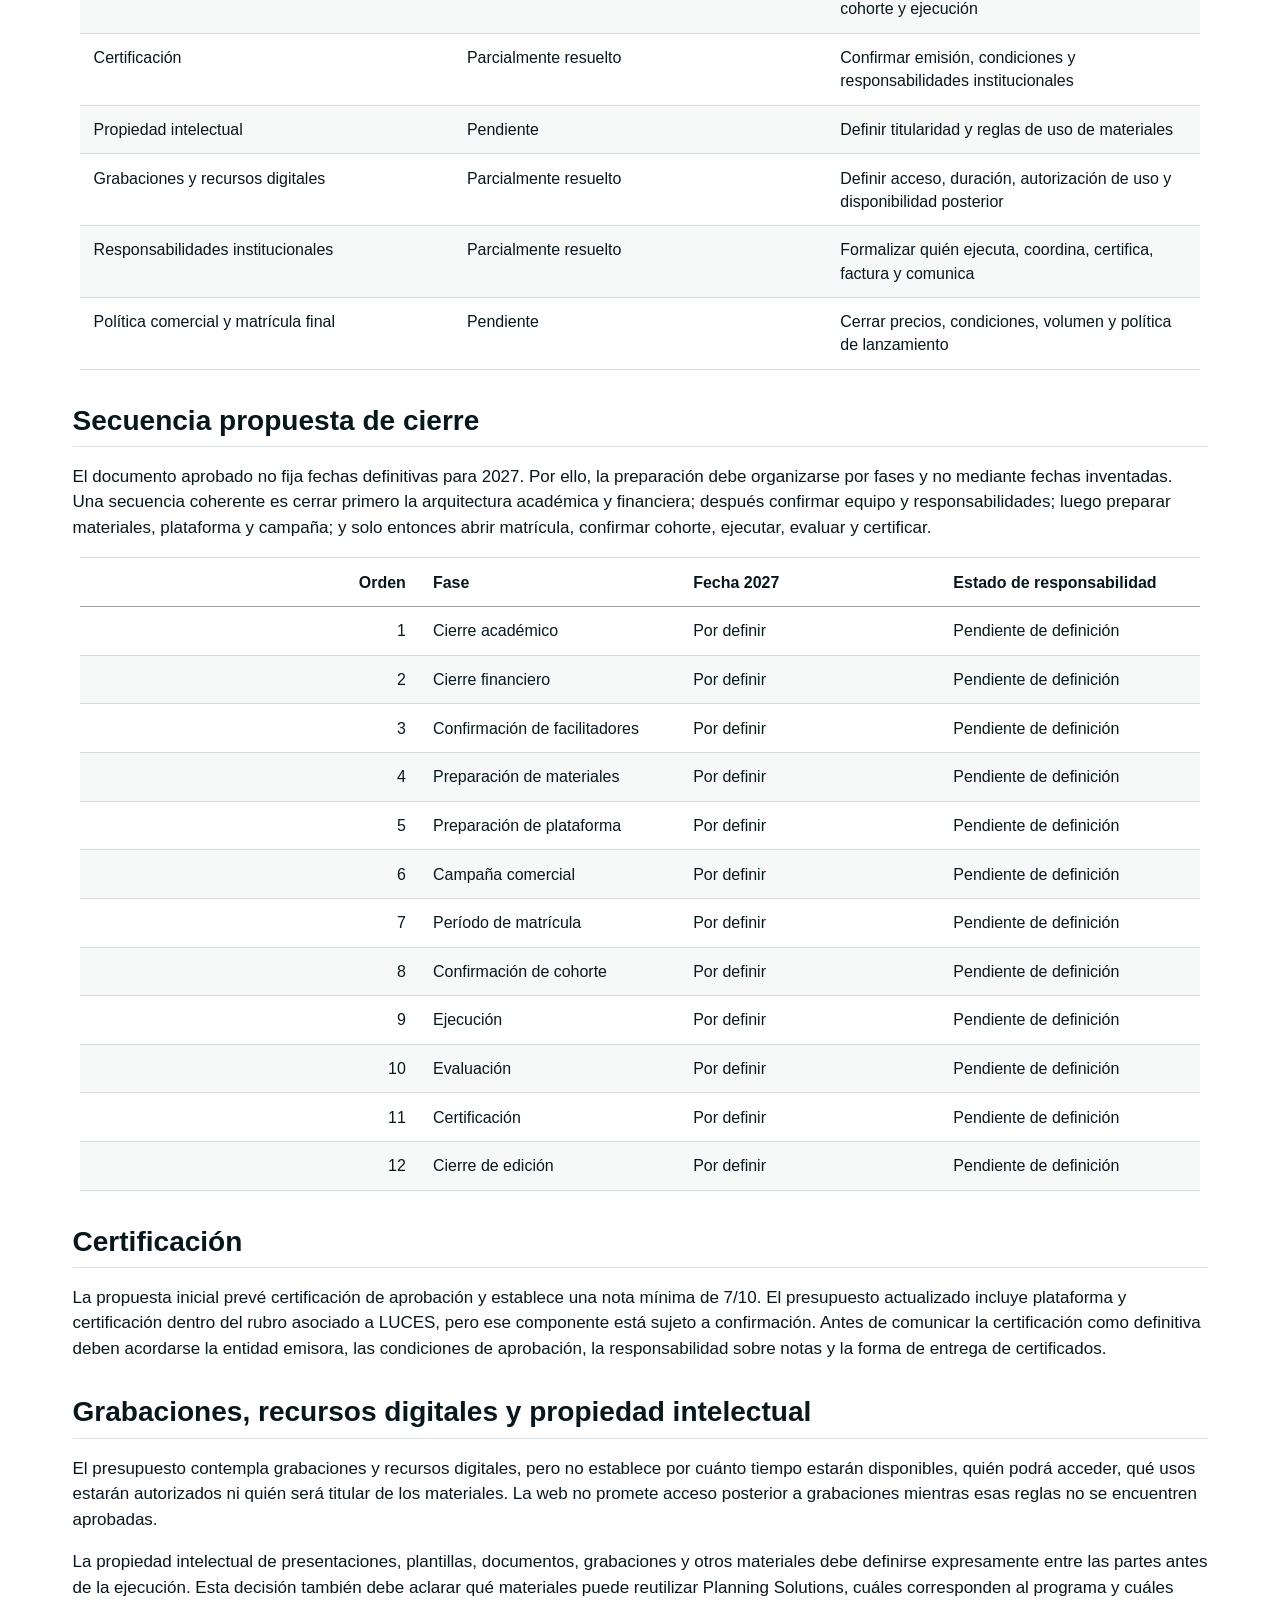
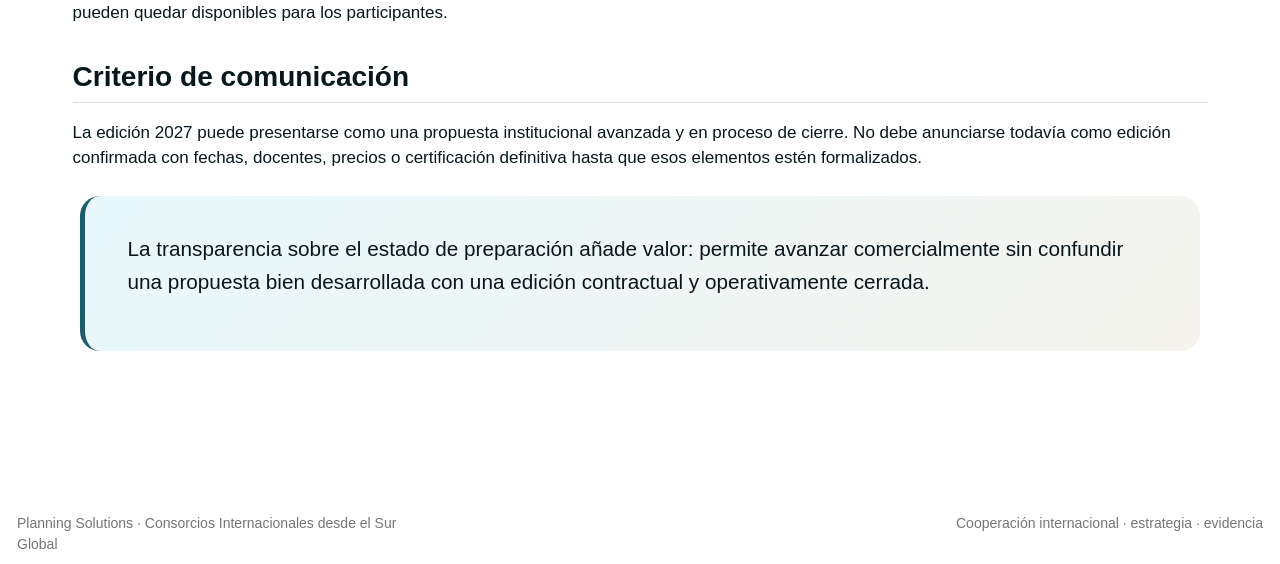
<file: lanzamiento.html>
<!DOCTYPE html>
<html xmlns="http://www.w3.org/1999/xhtml" lang="es" xml:lang="es"><head>

<meta charset="utf-8">
<meta name="generator" content="quarto-1.10.18">

<meta name="viewport" content="width=device-width, initial-scale=1.0, user-scalable=yes">

<meta name="description" content="Estado de preparación, decisiones institucionales pendientes y secuencia de cierre para la edición 2027.">

<title>Lanzamiento 2027 – Consorcios Internacionales desde el Sur Global</title>
<style>
/* Default styles provided by pandoc.
** See https://pandoc.org/MANUAL.html#variables-for-html for config info.
*/
span.smallcaps{font-variant: small-caps;}
div.columns{display: flex; gap: 1.5em;}
div.column{flex: auto;}
@media screen {
div.columns{gap: min(4vw, 1.5em);}
div.column{overflow-x: auto;}
}
div.hanging-indent{margin-left: 1.5em; text-indent: -1.5em;}
ul.task-list{list-style: none;}
ul.task-list li input[type="checkbox"] {
  width: 0.8em;
  margin: 0 0.8em 0.2em -1em; /* quarto-specific, see https://github.com/quarto-dev/quarto-cli/issues/4556 */ 
  vertical-align: middle;
}
</style>


<script src="site_libs/quarto-nav/quarto-nav.js"></script>
<script src="site_libs/quarto-nav/headroom.min.js"></script>
<script src="site_libs/clipboard/clipboard.min.js"></script>
<script src="site_libs/quarto-search/autocomplete.umd.js"></script>
<script src="site_libs/quarto-search/fuse.min.js"></script>
<script src="site_libs/quarto-search/quarto-search.js"></script>
<meta name="quarto:offset" content="./">
<link href="./assets/logo_planning.png" rel="icon" type="image/png">
<script src="site_libs/quarto-html/quarto.js" type="module"></script>
<script src="site_libs/quarto-html/tabsets/tabsets.js" type="module"></script>
<script src="site_libs/quarto-html/popper.min.js"></script>
<script src="site_libs/quarto-html/tippy.umd.min.js"></script>
<script src="site_libs/quarto-html/anchor.min.js"></script>
<link href="site_libs/quarto-html/tippy.css" rel="stylesheet">
<link href="site_libs/quarto-html/quarto-syntax-highlighting-64a204ab8560d761af7679ceaba22944.css" rel="stylesheet" id="quarto-text-highlighting-styles">
<script src="site_libs/bootstrap/bootstrap.min.js"></script>
<link href="site_libs/bootstrap/bootstrap-icons.css" rel="stylesheet">
<link href="site_libs/bootstrap/bootstrap-14397a04cf5a72f4a35997ddb7f89d4d.min.css" rel="stylesheet" append-hash="true" id="quarto-bootstrap" data-mode="light">
<script id="quarto-search-options" type="application/json">{
  "location": "navbar",
  "copy-button": false,
  "collapse-after": 3,
  "panel-placement": "end",
  "type": "overlay",
  "limit": 50,
  "keyboard-shortcut": [
    "f",
    "/",
    "s"
  ],
  "show-item-context": false,
  "language": {
    "search-no-results-text": "No se han encontrado resultados",
    "search-matching-documents-text": "documentos encontrados",
    "search-copy-link-title": "Copiar el enlace en la búsqueda",
    "search-hide-matches-text": "Ocultar resultados adicionales",
    "search-more-match-text": "resultado adicional en este documento",
    "search-more-matches-text": "resultados adicionales en este documento",
    "search-clear-button-title": "Borrar",
    "search-text-placeholder": "",
    "search-detached-cancel-button-title": "Cancelar",
    "search-submit-button-title": "Enviar",
    "search-label": "Buscar"
  }
}</script>
<style>html{ scroll-behavior: smooth; }</style>


<link rel="stylesheet" href="styles.css">
<link rel="stylesheet" href="prose.css">
</head>

<body class="nav-fixed quarto-light">

<div id="quarto-search-results"></div>
  <header id="quarto-header" class="headroom fixed-top">
    <nav class="navbar navbar-expand-lg " data-bs-theme="dark">
      <div class="navbar-container container-fluid">
      <div class="navbar-brand-container mx-auto">
    <a href="./index.html" class="navbar-brand navbar-brand-logo">
    <img src="./assets/logo_planning.png" alt="Planning Solutions" class="navbar-logo light-content">
    <img src="./assets/logo_planning.png" alt="Planning Solutions" class="navbar-logo dark-content">
    </a>
    <a class="navbar-brand" href="./index.html">
    <span class="navbar-title">Consorcios Internacionales desde el Sur Global</span>
    </a>
  </div>
            <div id="quarto-search" class="" title="Buscar"></div>
          <button class="navbar-toggler" type="button" data-bs-toggle="collapse" data-bs-target="#navbarCollapse" aria-controls="navbarCollapse" role="menu" aria-expanded="false" aria-label="Navegación de palanca" onclick="if (window.quartoToggleHeadroom) { window.quartoToggleHeadroom(); }">
  <span class="navbar-toggler-icon"></span>
</button>
          <div class="collapse navbar-collapse" id="navbarCollapse">
            <ul class="navbar-nav navbar-nav-scroll me-auto">
  <li class="nav-item">
    <a class="nav-link" href="./index.html"> 
<span class="menu-text">Inicio</span></a>
  </li>  
  <li class="nav-item">
    <a class="nav-link" href="./programa.html"> 
<span class="menu-text">Programa</span></a>
  </li>  
  <li class="nav-item">
    <a class="nav-link" href="./metodologia.html"> 
<span class="menu-text">Metodología</span></a>
  </li>  
  <li class="nav-item">
    <a class="nav-link" href="./entregable.html"> 
<span class="menu-text">Dossier</span></a>
  </li>  
  <li class="nav-item dropdown ">
    <a class="nav-link dropdown-toggle" href="#" id="nav-menu-edición-2027" role="link" data-bs-toggle="dropdown" aria-expanded="false">
 <span class="menu-text">Edición 2027</span>
    </a>
    <ul class="dropdown-menu" aria-labelledby="nav-menu-edición-2027">    
        <li>
    <a class="dropdown-item" href="./equipo.html">
 <span class="dropdown-text">Equipo e instituciones</span></a>
  </li>  
        <li>
    <a class="dropdown-item" href="./viabilidad.html">
 <span class="dropdown-text">Presupuesto y viabilidad</span></a>
  </li>  
        <li>
    <a class="dropdown-item" href="./lanzamiento.html">
 <span class="dropdown-text">Lanzamiento y pendientes</span></a>
  </li>  
        <li>
    <a class="dropdown-item" href="./documentacion.html">
 <span class="dropdown-text">Base documental</span></a>
  </li>  
    </ul>
  </li>
  <li class="nav-item">
    <a class="nav-link" href="./presentacion.html"> 
<span class="menu-text">Presentación ejecutiva</span></a>
  </li>  
</ul>
          </div> <!-- /navcollapse -->
            <div class="quarto-navbar-tools">
</div>
      </div> <!-- /container-fluid -->
    </nav>
</header>
<!-- content -->
<div id="quarto-content" class="quarto-container page-columns page-rows-contents page-layout-full page-navbar">
<!-- sidebar -->
<!-- margin-sidebar -->
    
<!-- main -->
<main class="content column-page" id="quarto-document-content">

<header id="title-block-header" class="quarto-title-block default">
<div class="quarto-title">
<h1 class="title">Lanzamiento 2027</h1>
</div>

<div>
  <div class="description">
    Estado de preparación, decisiones institucionales pendientes y secuencia de cierre para la edición 2027.
  </div>
</div>


<div class="quarto-title-meta column-page">

    
  
    
  </div>
  


</header>


<div class="page-hero">
<p><span class="eyebrow">LANZAMIENTO 2027</span></p>
<section id="una-propuesta-avanzada-todavía-sujeta-a-cierre-institucional" class="level1">
<h1>Una propuesta avanzada, todavía sujeta a cierre institucional</h1>
<p>La valoración recibida permite continuar trabajando hacia una posible incorporación al portafolio LUCES 2027. Sin embargo, avanzar hacia el lanzamiento requiere distinguir entre lo que ya está documentado, lo que se encuentra parcialmente resuelto y lo que todavía necesita una decisión formal.</p>
</section>
</div>
<section id="estado-de-preparación" class="level2">
<h2 class="anchored" data-anchor-id="estado-de-preparación">Estado de preparación</h2>
<p>La arquitectura académica de base está definida: modalidad en línea, 30 horas académicas, 14 horas sincrónicas, 16 horas autónomas, siete módulos y una estructura de evaluación documentada. El presupuesto por edición también cuenta con una desagregación específica. Estos elementos permiten trabajar sobre una base concreta.</p>
<p>Todavía deben cerrarse asuntos que afectan la operación, la comunicación y la relación entre las instituciones participantes. La existencia de una propuesta académica y económica sólida no equivale, por sí sola, a un lanzamiento confirmado.</p>
<table class="caption-top table">
<colgroup>
<col style="width: 33%">
<col style="width: 33%">
<col style="width: 33%">
</colgroup>
<thead>
<tr class="header">
<th>Tema</th>
<th>Estado</th>
<th>Qué falta resolver</th>
</tr>
</thead>
<tbody>
<tr class="odd">
<td>Presupuesto total y composición por edición</td>
<td>Resuelto documentalmente</td>
<td>Conservar el presupuesto actualizado como referencia y confirmar condiciones particulares</td>
</tr>
<tr class="even">
<td>Costos adicionales, impuestos y relación con la reserva comercial</td>
<td>Parcialmente resuelto</td>
<td>Confirmar impuestos, retenciones y posible superposición entre rubros</td>
</tr>
<tr class="odd">
<td>Modelo de remuneración de especialistas</td>
<td>Parcialmente resuelto</td>
<td>Definir asignaciones individuales y relación económica; no existe tarifa por hora documentada</td>
</tr>
<tr class="even">
<td>Relación económica Planning / Rectoral Board / LUCES</td>
<td>Parcialmente resuelto</td>
<td>Confirmar rubro LUCES y distribución del fee administrativo</td>
</tr>
<tr class="odd">
<td>Equipo docente</td>
<td>Pendiente</td>
<td>Confirmar disponibilidad para 2027</td>
</tr>
<tr class="even">
<td>Módulos y carga por especialista</td>
<td>Pendiente</td>
<td>Asignar responsabilidades y horas</td>
</tr>
<tr class="odd">
<td>Arquitectura académica final</td>
<td>Parcialmente resuelto</td>
<td>Validar distribución horaria por módulo y ajustes editoriales</td>
</tr>
<tr class="even">
<td>Dossier y entregables</td>
<td>Parcialmente resuelto</td>
<td>Validar formatos, alcance y articulación modular definitiva</td>
</tr>
<tr class="odd">
<td>Evaluación y rúbricas</td>
<td>Parcialmente resuelto</td>
<td>Conservar las ponderaciones documentadas y cerrar rúbricas y responsabilidades</td>
</tr>
<tr class="even">
<td>Cronograma comercial y académico</td>
<td>Pendiente</td>
<td>Definir lanzamiento, matrícula, confirmación de cohorte y ejecución</td>
</tr>
<tr class="odd">
<td>Certificación</td>
<td>Parcialmente resuelto</td>
<td>Confirmar emisión, condiciones y responsabilidades institucionales</td>
</tr>
<tr class="even">
<td>Propiedad intelectual</td>
<td>Pendiente</td>
<td>Definir titularidad y reglas de uso de materiales</td>
</tr>
<tr class="odd">
<td>Grabaciones y recursos digitales</td>
<td>Parcialmente resuelto</td>
<td>Definir acceso, duración, autorización de uso y disponibilidad posterior</td>
</tr>
<tr class="even">
<td>Responsabilidades institucionales</td>
<td>Parcialmente resuelto</td>
<td>Formalizar quién ejecuta, coordina, certifica, factura y comunica</td>
</tr>
<tr class="odd">
<td>Política comercial y matrícula final</td>
<td>Pendiente</td>
<td>Cerrar precios, condiciones, volumen y política de lanzamiento</td>
</tr>
</tbody>
</table>
</section>
<section id="secuencia-propuesta-de-cierre" class="level2">
<h2 class="anchored" data-anchor-id="secuencia-propuesta-de-cierre">Secuencia propuesta de cierre</h2>
<p>El documento aprobado no fija fechas definitivas para 2027. Por ello, la preparación debe organizarse por fases y no mediante fechas inventadas. Una secuencia coherente es cerrar primero la arquitectura académica y financiera; después confirmar equipo y responsabilidades; luego preparar materiales, plataforma y campaña; y solo entonces abrir matrícula, confirmar cohorte, ejecutar, evaluar y certificar.</p>
<table class="caption-top table">
<colgroup>
<col style="width: 30%">
<col style="width: 23%">
<col style="width: 23%">
<col style="width: 23%">
</colgroup>
<thead>
<tr class="header">
<th style="text-align: right;">Orden</th>
<th>Fase</th>
<th>Fecha 2027</th>
<th>Estado de responsabilidad</th>
</tr>
</thead>
<tbody>
<tr class="odd">
<td style="text-align: right;">1</td>
<td>Cierre académico</td>
<td>Por definir</td>
<td>Pendiente de definición</td>
</tr>
<tr class="even">
<td style="text-align: right;">2</td>
<td>Cierre financiero</td>
<td>Por definir</td>
<td>Pendiente de definición</td>
</tr>
<tr class="odd">
<td style="text-align: right;">3</td>
<td>Confirmación de facilitadores</td>
<td>Por definir</td>
<td>Pendiente de definición</td>
</tr>
<tr class="even">
<td style="text-align: right;">4</td>
<td>Preparación de materiales</td>
<td>Por definir</td>
<td>Pendiente de definición</td>
</tr>
<tr class="odd">
<td style="text-align: right;">5</td>
<td>Preparación de plataforma</td>
<td>Por definir</td>
<td>Pendiente de definición</td>
</tr>
<tr class="even">
<td style="text-align: right;">6</td>
<td>Campaña comercial</td>
<td>Por definir</td>
<td>Pendiente de definición</td>
</tr>
<tr class="odd">
<td style="text-align: right;">7</td>
<td>Período de matrícula</td>
<td>Por definir</td>
<td>Pendiente de definición</td>
</tr>
<tr class="even">
<td style="text-align: right;">8</td>
<td>Confirmación de cohorte</td>
<td>Por definir</td>
<td>Pendiente de definición</td>
</tr>
<tr class="odd">
<td style="text-align: right;">9</td>
<td>Ejecución</td>
<td>Por definir</td>
<td>Pendiente de definición</td>
</tr>
<tr class="even">
<td style="text-align: right;">10</td>
<td>Evaluación</td>
<td>Por definir</td>
<td>Pendiente de definición</td>
</tr>
<tr class="odd">
<td style="text-align: right;">11</td>
<td>Certificación</td>
<td>Por definir</td>
<td>Pendiente de definición</td>
</tr>
<tr class="even">
<td style="text-align: right;">12</td>
<td>Cierre de edición</td>
<td>Por definir</td>
<td>Pendiente de definición</td>
</tr>
</tbody>
</table>
</section>
<section id="certificación" class="level2">
<h2 class="anchored" data-anchor-id="certificación">Certificación</h2>
<p>La propuesta inicial prevé certificación de aprobación y establece una nota mínima de 7/10. El presupuesto actualizado incluye plataforma y certificación dentro del rubro asociado a LUCES, pero ese componente está sujeto a confirmación. Antes de comunicar la certificación como definitiva deben acordarse la entidad emisora, las condiciones de aprobación, la responsabilidad sobre notas y la forma de entrega de certificados.</p>
</section>
<section id="grabaciones-recursos-digitales-y-propiedad-intelectual" class="level2">
<h2 class="anchored" data-anchor-id="grabaciones-recursos-digitales-y-propiedad-intelectual">Grabaciones, recursos digitales y propiedad intelectual</h2>
<p>El presupuesto contempla grabaciones y recursos digitales, pero no establece por cuánto tiempo estarán disponibles, quién podrá acceder, qué usos estarán autorizados ni quién será titular de los materiales. La web no promete acceso posterior a grabaciones mientras esas reglas no se encuentren aprobadas.</p>
<p>La propiedad intelectual de presentaciones, plantillas, documentos, grabaciones y otros materiales debe definirse expresamente entre las partes antes de la ejecución. Esta decisión también debe aclarar qué materiales puede reutilizar Planning Solutions, cuáles corresponden al programa y cuáles pueden quedar disponibles para los participantes.</p>
</section>
<section id="criterio-de-comunicación" class="level2">
<h2 class="anchored" data-anchor-id="criterio-de-comunicación">Criterio de comunicación</h2>
<p>La edición 2027 puede presentarse como una propuesta institucional avanzada y en proceso de cierre. No debe anunciarse todavía como edición confirmada con fechas, docentes, precios o certificación definitiva hasta que esos elementos estén formalizados.</p>
<div class="statement-card">
<p>La transparencia sobre el estado de preparación añade valor: permite avanzar comercialmente sin confundir una propuesta bien desarrollada con una edición contractual y operativamente cerrada.</p>
</div>


</section>

<a onclick="window.scrollTo(0, 0); return false;" role="button" id="quarto-back-to-top"><i class="bi bi-arrow-up"></i> Volver arriba</a></main> <!-- /main -->
<script id="quarto-html-after-body" type="application/javascript">
  window.document.addEventListener("DOMContentLoaded", function (event) {
    const icon = "";
    const anchorJS = new window.AnchorJS();
    anchorJS.options = {
      placement: 'right',
      icon: icon
    };
    anchorJS.add('.anchored');
    const isCodeAnnotation = (el) => {
      for (const clz of el.classList) {
        if (clz.startsWith('code-annotation-')) {                     
          return true;
        }
      }
      return false;
    }
    const onCopySuccess = function(e) {
      // button target
      const button = e.trigger;
      // don't keep focus
      button.blur();
      // flash "checked"
      button.classList.add('code-copy-button-checked');
      var currentTitle = button.getAttribute("title");
      button.setAttribute("title", "Copiado");
      let tooltip;
      if (window.bootstrap) {
        button.setAttribute("data-bs-toggle", "tooltip");
        button.setAttribute("data-bs-placement", "left");
        button.setAttribute("data-bs-title", "Copiado");
        tooltip = new bootstrap.Tooltip(button, 
          { trigger: "manual", 
            customClass: "code-copy-button-tooltip",
            offset: [0, -8]});
        tooltip.show();    
      }
      setTimeout(function() {
        if (tooltip) {
          tooltip.hide();
          button.removeAttribute("data-bs-title");
          button.removeAttribute("data-bs-toggle");
          button.removeAttribute("data-bs-placement");
        }
        button.setAttribute("title", currentTitle);
        button.classList.remove('code-copy-button-checked');
      }, 1000);
      // clear code selection
      e.clearSelection();
    }
    const getTextToCopy = function(trigger) {
      const outerScaffold = trigger.parentElement.cloneNode(true);
      const codeEl = outerScaffold.querySelector('code');
      for (const childEl of codeEl.children) {
        if (isCodeAnnotation(childEl)) {
          childEl.remove();
        }
      }
      return codeEl.innerText;
    }
    const clipboard = new window.ClipboardJS('.code-copy-button:not([data-in-quarto-modal])', {
      text: getTextToCopy
    });
    clipboard.on('success', onCopySuccess);
    if (window.document.getElementById('quarto-embedded-source-code-modal')) {
      const clipboardModal = new window.ClipboardJS('.code-copy-button[data-in-quarto-modal]', {
        text: getTextToCopy,
        container: window.document.getElementById('quarto-embedded-source-code-modal')
      });
      clipboardModal.on('success', onCopySuccess);
    }
      var localhostRegex = new RegExp(/^(?:http|https):\/\/localhost\:?[0-9]*\//);
      var mailtoRegex = new RegExp(/^mailto:/);
        var filterRegex = new RegExp("https:\/\/planningsolution2026\.github\.io\/consorcios-internacionales-sur-global-web\/");
      var isInternal = (href) => {
          return filterRegex.test(href) || localhostRegex.test(href) || mailtoRegex.test(href);
      }
      // Inspect non-navigation links and adorn them if external
     var links = window.document.querySelectorAll('a[href]:not(.nav-link):not(.navbar-brand):not(.toc-action):not(.sidebar-link):not(.sidebar-item-toggle):not(.pagination-link):not(.no-external):not([aria-hidden]):not(.dropdown-item):not(.quarto-navigation-tool):not(.about-link)');
      for (var i=0; i<links.length; i++) {
        const link = links[i];
        if (!isInternal(link.href)) {
          // undo the damage that might have been done by quarto-nav.js in the case of
          // links that we want to consider external
          if (link.dataset.originalHref !== undefined) {
            link.href = link.dataset.originalHref;
          }
            // target, if specified
            link.setAttribute("target", "_blank");
            if (link.getAttribute("rel") === null) {
              link.setAttribute("rel", "noopener");
            }
        }
      }
    function tippyHover(el, contentFn, onTriggerFn, onUntriggerFn) {
      const config = {
        allowHTML: true,
        maxWidth: 500,
        delay: 100,
        arrow: false,
        appendTo: function(el) {
            return el.parentElement;
        },
        interactive: true,
        interactiveBorder: 10,
        theme: 'quarto',
        placement: 'bottom-start',
      };
      if (contentFn) {
        config.content = contentFn;
      }
      if (onTriggerFn) {
        config.onTrigger = onTriggerFn;
      }
      if (onUntriggerFn) {
        config.onUntrigger = onUntriggerFn;
      }
      window.tippy(el, config); 
    }
    const noterefs = window.document.querySelectorAll('a[role="doc-noteref"]');
    for (var i=0; i<noterefs.length; i++) {
      const ref = noterefs[i];
      tippyHover(ref, function() {
        // use id or data attribute instead here
        let href = ref.getAttribute('data-footnote-href') || ref.getAttribute('href');
        try { href = new URL(href).hash; } catch {}
        const id = href.replace(/^#\/?/, "");
        const note = window.document.getElementById(id);
        if (note) {
          return note.innerHTML;
        } else {
          return "";
        }
      });
    }
    const xrefs = window.document.querySelectorAll('a.quarto-xref');
    const processXRef = (id, note) => {
      // Strip column container classes
      const stripColumnClz = (el) => {
        el.classList.remove("page-full", "page-columns");
        if (el.children) {
          for (const child of el.children) {
            stripColumnClz(child);
          }
        }
      }
      stripColumnClz(note)
      if (id === null || id.startsWith('sec-')) {
        // Special case sections, only their first couple elements
        const container = document.createElement("div");
        if (note.children && note.children.length > 2) {
          container.appendChild(note.children[0].cloneNode(true));
          for (let i = 1; i < note.children.length; i++) {
            const child = note.children[i];
            if (child.tagName === "P" && child.innerText === "") {
              continue;
            } else {
              container.appendChild(child.cloneNode(true));
              break;
            }
          }
          if (window.Quarto?.typesetMath) {
            window.Quarto.typesetMath(container);
          }
          return container.innerHTML
        } else {
          if (window.Quarto?.typesetMath) {
            window.Quarto.typesetMath(note);
          }
          return note.innerHTML;
        }
      } else {
        // Remove any anchor links if they are present
        const anchorLink = note.querySelector('a.anchorjs-link');
        if (anchorLink) {
          anchorLink.remove();
        }
        if (window.Quarto?.typesetMath) {
          window.Quarto.typesetMath(note);
        }
        if (note.classList.contains("callout")) {
          return note.outerHTML;
        } else {
          return note.innerHTML;
        }
      }
    }
    for (var i=0; i<xrefs.length; i++) {
      const xref = xrefs[i];
      tippyHover(xref, undefined, function(instance) {
        instance.disable();
        let url = xref.getAttribute('href');
        let hash = undefined; 
        if (url.startsWith('#')) {
          hash = url;
        } else {
          try { hash = new URL(url).hash; } catch {}
        }
        if (hash) {
          const id = hash.replace(/^#\/?/, "");
          const note = window.document.getElementById(id);
          if (note !== null) {
            try {
              const html = processXRef(id, note.cloneNode(true));
              instance.setContent(html);
            } finally {
              instance.enable();
              instance.show();
            }
          } else {
            // See if we can fetch this
            fetch(url.split('#')[0])
            .then(res => res.text())
            .then(html => {
              const parser = new DOMParser();
              const htmlDoc = parser.parseFromString(html, "text/html");
              const note = htmlDoc.getElementById(id);
              if (note !== null) {
                const html = processXRef(id, note);
                instance.setContent(html);
              } 
            }).finally(() => {
              instance.enable();
              instance.show();
            });
          }
        } else {
          // See if we can fetch a full url (with no hash to target)
          // This is a special case and we should probably do some content thinning / targeting
          fetch(url)
          .then(res => res.text())
          .then(html => {
            const parser = new DOMParser();
            const htmlDoc = parser.parseFromString(html, "text/html");
            const note = htmlDoc.querySelector('main.content');
            if (note !== null) {
              // This should only happen for chapter cross references
              // (since there is no id in the URL)
              // remove the first header
              if (note.children.length > 0 && note.children[0].tagName === "HEADER") {
                note.children[0].remove();
              }
              const html = processXRef(null, note);
              instance.setContent(html);
            } 
          }).finally(() => {
            instance.enable();
            instance.show();
          });
        }
      }, function(instance) {
      });
    }
        let selectedAnnoteEl;
        const selectorForAnnotation = ( cell, annotation) => {
          let cellAttr = 'data-code-cell="' + cell + '"';
          let lineAttr = 'data-code-annotation="' +  annotation + '"';
          const selector = 'span[' + cellAttr + '][' + lineAttr + ']';
          return selector;
        }
        const selectCodeLines = (annoteEl) => {
          const doc = window.document;
          const targetCell = annoteEl.getAttribute("data-target-cell");
          const targetAnnotation = annoteEl.getAttribute("data-target-annotation");
          const annoteSpan = window.document.querySelector(selectorForAnnotation(targetCell, targetAnnotation));
          const lines = annoteSpan.getAttribute("data-code-lines").split(",");
          const lineIds = lines.map((line) => {
            return targetCell + "-" + line;
          })
          let top = null;
          let height = null;
          let parent = null;
          if (lineIds.length > 0) {
              //compute the position of the single el (top and bottom and make a div)
              const el = window.document.getElementById(lineIds[0]);
              top = el.offsetTop;
              height = el.offsetHeight;
              parent = el.parentElement.parentElement;
            if (lineIds.length > 1) {
              const lastEl = window.document.getElementById(lineIds[lineIds.length - 1]);
              const bottom = lastEl.offsetTop + lastEl.offsetHeight;
              height = bottom - top;
            }
            if (top !== null && height !== null && parent !== null) {
              // cook up a div (if necessary) and position it 
              let div = window.document.getElementById("code-annotation-line-highlight");
              if (div === null) {
                div = window.document.createElement("div");
                div.setAttribute("id", "code-annotation-line-highlight");
                div.style.position = 'absolute';
                parent.appendChild(div);
              }
              div.style.top = top - 2 + "px";
              div.style.height = height + 4 + "px";
              div.style.left = 0;
              let gutterDiv = window.document.getElementById("code-annotation-line-highlight-gutter");
              if (gutterDiv === null) {
                gutterDiv = window.document.createElement("div");
                gutterDiv.setAttribute("id", "code-annotation-line-highlight-gutter");
                gutterDiv.style.position = 'absolute';
                const codeCell = window.document.getElementById(targetCell);
                const gutter = codeCell.querySelector('.code-annotation-gutter');
                gutter.appendChild(gutterDiv);
              }
              gutterDiv.style.top = top - 2 + "px";
              gutterDiv.style.height = height + 4 + "px";
            }
            selectedAnnoteEl = annoteEl;
          }
        };
        const unselectCodeLines = () => {
          const elementsIds = ["code-annotation-line-highlight", "code-annotation-line-highlight-gutter"];
          elementsIds.forEach((elId) => {
            const div = window.document.getElementById(elId);
            if (div) {
              div.remove();
            }
          });
          selectedAnnoteEl = undefined;
        };
          // Handle positioning of the toggle
      window.addEventListener(
        "resize",
        throttle(() => {
          elRect = undefined;
          if (selectedAnnoteEl) {
            selectCodeLines(selectedAnnoteEl);
          }
        }, 10)
      );
      function throttle(fn, ms) {
      let throttle = false;
      let timer;
        return (...args) => {
          if(!throttle) { // first call gets through
              fn.apply(this, args);
              throttle = true;
          } else { // all the others get throttled
              if(timer) clearTimeout(timer); // cancel #2
              timer = setTimeout(() => {
                fn.apply(this, args);
                timer = throttle = false;
              }, ms);
          }
        };
      }
        // Attach click handler to the DT
        const annoteDls = window.document.querySelectorAll('dt[data-target-cell]');
        for (const annoteDlNode of annoteDls) {
          annoteDlNode.addEventListener('click', (event) => {
            const clickedEl = event.target;
            if (clickedEl !== selectedAnnoteEl) {
              unselectCodeLines();
              const activeEl = window.document.querySelector('dt[data-target-cell].code-annotation-active');
              if (activeEl) {
                activeEl.classList.remove('code-annotation-active');
              }
              selectCodeLines(clickedEl);
              clickedEl.classList.add('code-annotation-active');
            } else {
              // Unselect the line
              unselectCodeLines();
              clickedEl.classList.remove('code-annotation-active');
            }
          });
        }
    const findCites = (el) => {
      const parentEl = el.parentElement;
      if (parentEl) {
        const cites = parentEl.dataset.cites;
        if (cites) {
          return {
            el,
            cites: cites.split(' ')
          };
        } else {
          return findCites(el.parentElement)
        }
      } else {
        return undefined;
      }
    };
    var bibliorefs = window.document.querySelectorAll('a[role="doc-biblioref"]');
    for (var i=0; i<bibliorefs.length; i++) {
      const ref = bibliorefs[i];
      const citeInfo = findCites(ref);
      if (citeInfo) {
        tippyHover(citeInfo.el, function() {
          var popup = window.document.createElement('div');
          citeInfo.cites.forEach(function(cite) {
            var citeDiv = window.document.createElement('div');
            citeDiv.classList.add('hanging-indent');
            citeDiv.classList.add('csl-entry');
            var biblioDiv = window.document.getElementById('ref-' + cite);
            if (biblioDiv) {
              citeDiv.innerHTML = biblioDiv.innerHTML;
            }
            popup.appendChild(citeDiv);
          });
          return popup.innerHTML;
        });
      }
    }
  });
  </script>
</div> <!-- /content -->
<footer class="footer">
  <div class="nav-footer">
    <div class="nav-footer-left">
<p>Planning Solutions · Consorcios Internacionales desde el Sur Global</p>
</div>   
    <div class="nav-footer-center">
      &nbsp;
    </div>
    <div class="nav-footer-right">
<p>Cooperación internacional · estrategia · evidencia</p>
</div>
  </div>
</footer>




<script src="site_libs/quarto-html/zenscroll-min.js"></script>
</body></html>
</file>
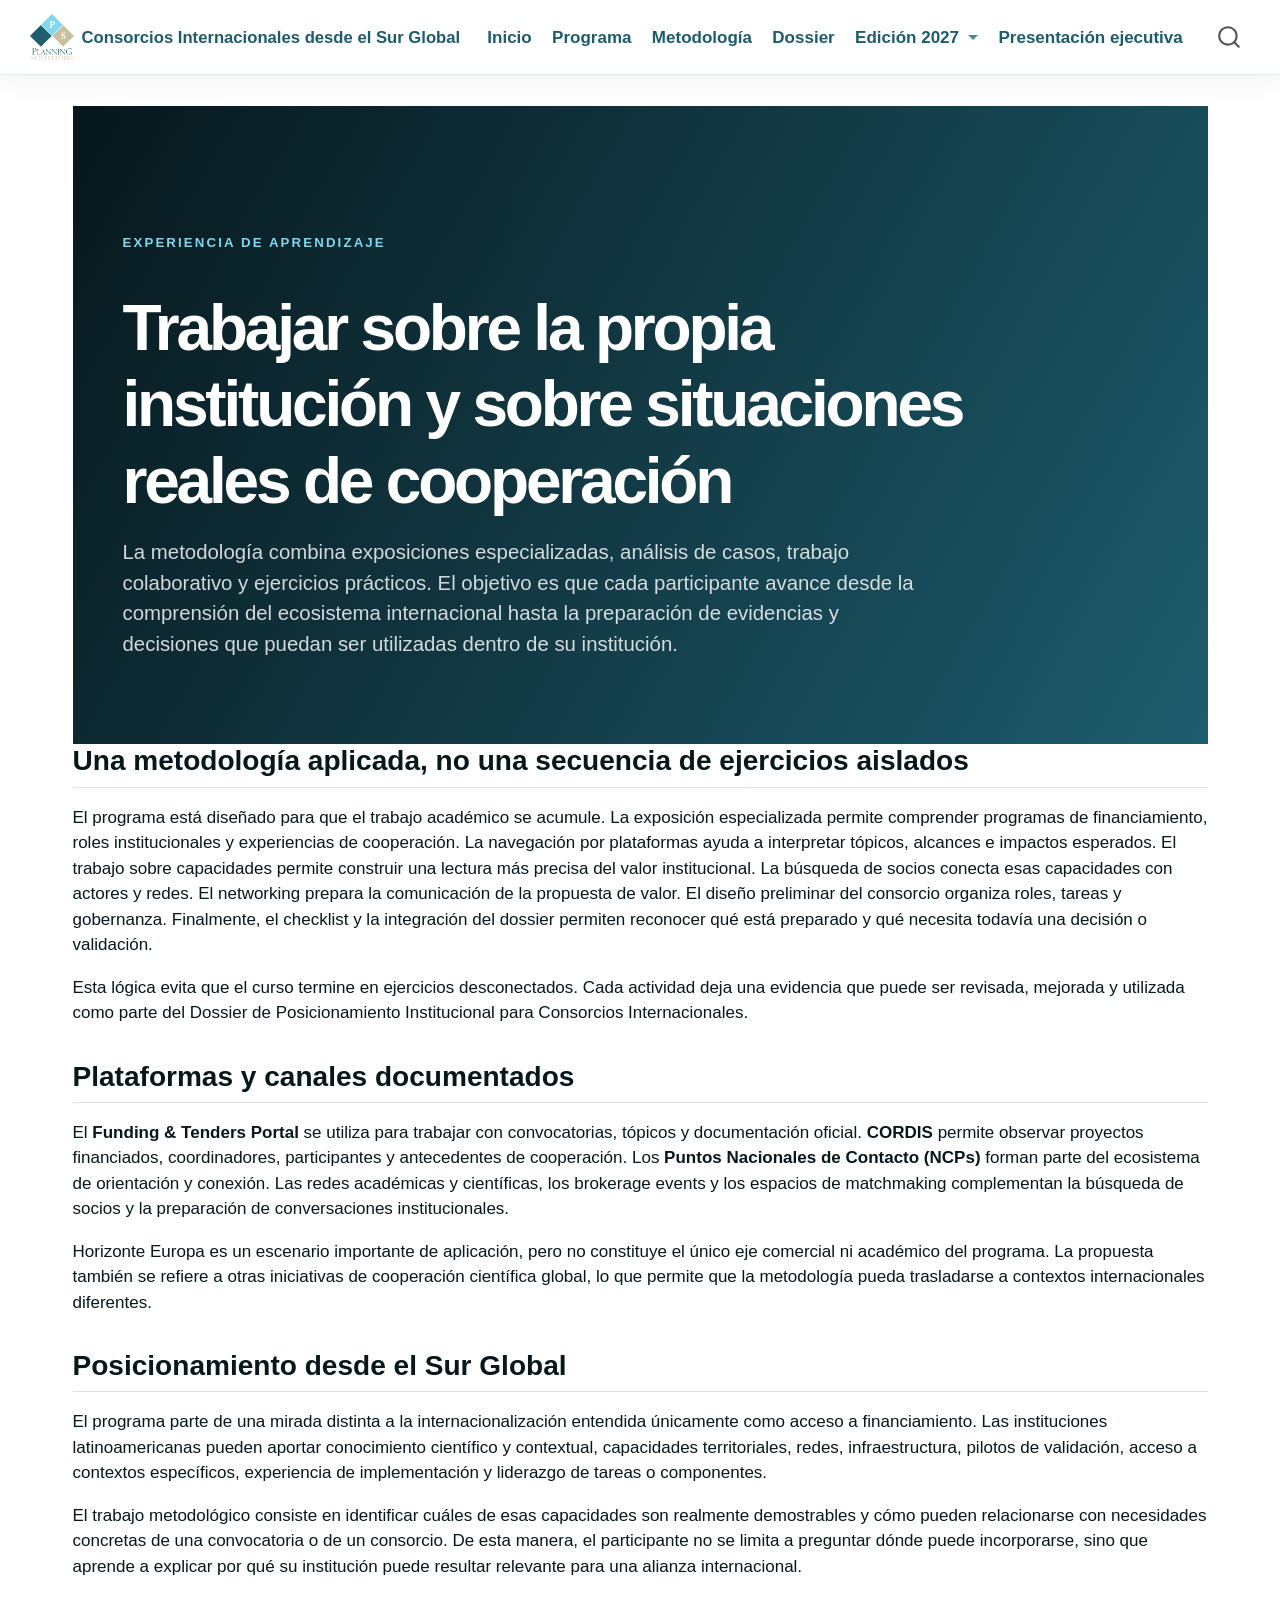
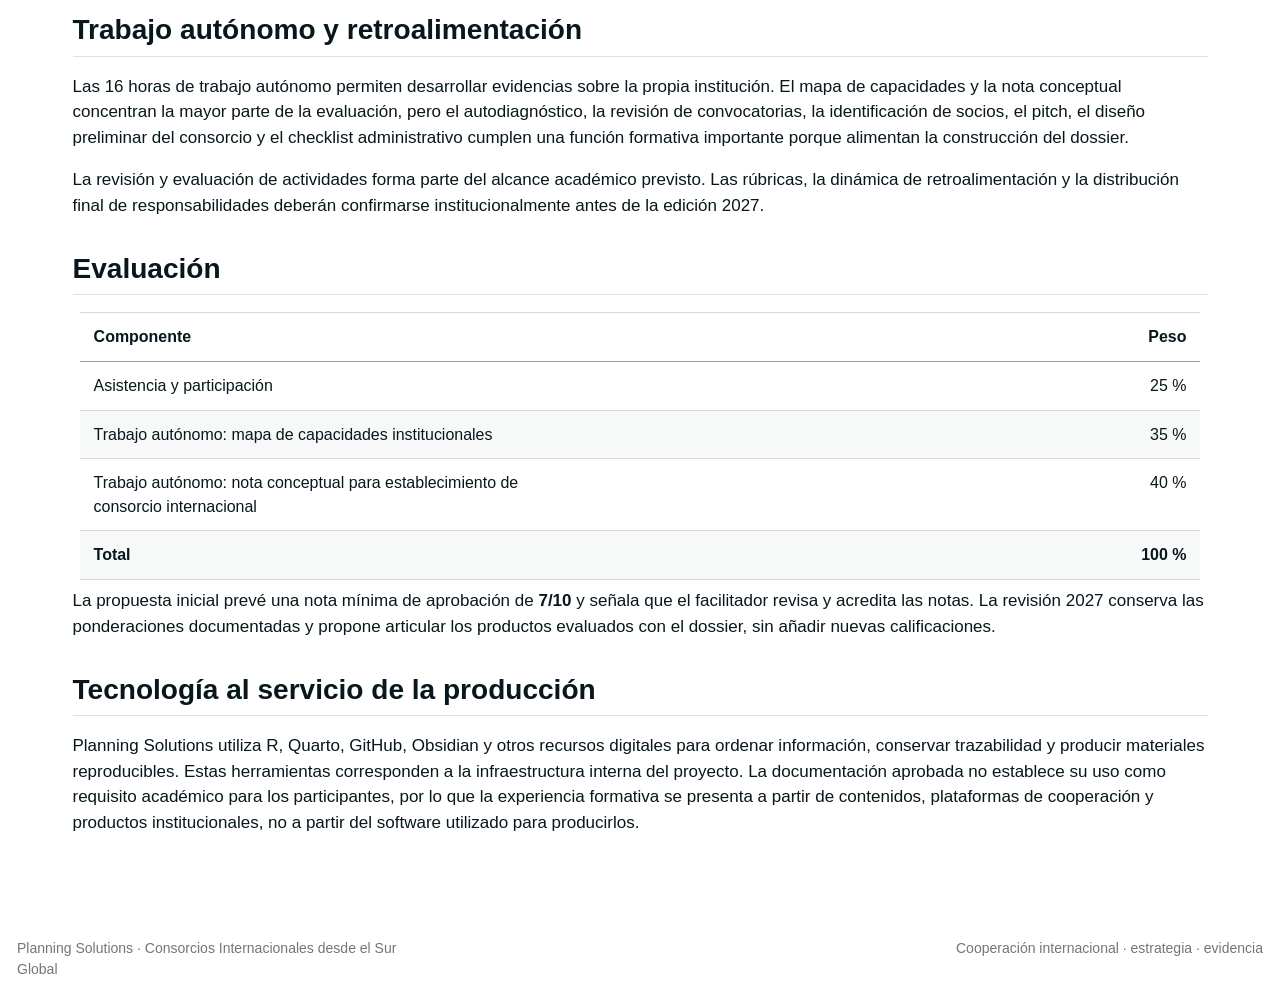
<file: metodologia.html>
<!DOCTYPE html>
<html xmlns="http://www.w3.org/1999/xhtml" lang="es" xml:lang="es"><head>

<meta charset="utf-8">
<meta name="generator" content="quarto-1.10.18">

<meta name="viewport" content="width=device-width, initial-scale=1.0, user-scalable=yes">

<meta name="description" content="Metodología ejecutiva aplicada, plataformas de cooperación y evaluación basada en productos institucionales.">

<title>Metodología y evaluación – Consorcios Internacionales desde el Sur Global</title>
<style>
/* Default styles provided by pandoc.
** See https://pandoc.org/MANUAL.html#variables-for-html for config info.
*/
span.smallcaps{font-variant: small-caps;}
div.columns{display: flex; gap: 1.5em;}
div.column{flex: auto;}
@media screen {
div.columns{gap: min(4vw, 1.5em);}
div.column{overflow-x: auto;}
}
div.hanging-indent{margin-left: 1.5em; text-indent: -1.5em;}
ul.task-list{list-style: none;}
ul.task-list li input[type="checkbox"] {
  width: 0.8em;
  margin: 0 0.8em 0.2em -1em; /* quarto-specific, see https://github.com/quarto-dev/quarto-cli/issues/4556 */ 
  vertical-align: middle;
}
</style>


<script src="site_libs/quarto-nav/quarto-nav.js"></script>
<script src="site_libs/quarto-nav/headroom.min.js"></script>
<script src="site_libs/clipboard/clipboard.min.js"></script>
<script src="site_libs/quarto-search/autocomplete.umd.js"></script>
<script src="site_libs/quarto-search/fuse.min.js"></script>
<script src="site_libs/quarto-search/quarto-search.js"></script>
<meta name="quarto:offset" content="./">
<link href="./assets/logo_planning.png" rel="icon" type="image/png">
<script src="site_libs/quarto-html/quarto.js" type="module"></script>
<script src="site_libs/quarto-html/tabsets/tabsets.js" type="module"></script>
<script src="site_libs/quarto-html/popper.min.js"></script>
<script src="site_libs/quarto-html/tippy.umd.min.js"></script>
<script src="site_libs/quarto-html/anchor.min.js"></script>
<link href="site_libs/quarto-html/tippy.css" rel="stylesheet">
<link href="site_libs/quarto-html/quarto-syntax-highlighting-64a204ab8560d761af7679ceaba22944.css" rel="stylesheet" id="quarto-text-highlighting-styles">
<script src="site_libs/bootstrap/bootstrap.min.js"></script>
<link href="site_libs/bootstrap/bootstrap-icons.css" rel="stylesheet">
<link href="site_libs/bootstrap/bootstrap-14397a04cf5a72f4a35997ddb7f89d4d.min.css" rel="stylesheet" append-hash="true" id="quarto-bootstrap" data-mode="light">
<script id="quarto-search-options" type="application/json">{
  "location": "navbar",
  "copy-button": false,
  "collapse-after": 3,
  "panel-placement": "end",
  "type": "overlay",
  "limit": 50,
  "keyboard-shortcut": [
    "f",
    "/",
    "s"
  ],
  "show-item-context": false,
  "language": {
    "search-no-results-text": "No se han encontrado resultados",
    "search-matching-documents-text": "documentos encontrados",
    "search-copy-link-title": "Copiar el enlace en la búsqueda",
    "search-hide-matches-text": "Ocultar resultados adicionales",
    "search-more-match-text": "resultado adicional en este documento",
    "search-more-matches-text": "resultados adicionales en este documento",
    "search-clear-button-title": "Borrar",
    "search-text-placeholder": "",
    "search-detached-cancel-button-title": "Cancelar",
    "search-submit-button-title": "Enviar",
    "search-label": "Buscar"
  }
}</script>
<style>html{ scroll-behavior: smooth; }</style>


<link rel="stylesheet" href="styles.css">
<link rel="stylesheet" href="prose.css">
</head>

<body class="nav-fixed quarto-light">

<div id="quarto-search-results"></div>
  <header id="quarto-header" class="headroom fixed-top">
    <nav class="navbar navbar-expand-lg " data-bs-theme="dark">
      <div class="navbar-container container-fluid">
      <div class="navbar-brand-container mx-auto">
    <a href="./index.html" class="navbar-brand navbar-brand-logo">
    <img src="./assets/logo_planning.png" alt="Planning Solutions" class="navbar-logo light-content">
    <img src="./assets/logo_planning.png" alt="Planning Solutions" class="navbar-logo dark-content">
    </a>
    <a class="navbar-brand" href="./index.html">
    <span class="navbar-title">Consorcios Internacionales desde el Sur Global</span>
    </a>
  </div>
            <div id="quarto-search" class="" title="Buscar"></div>
          <button class="navbar-toggler" type="button" data-bs-toggle="collapse" data-bs-target="#navbarCollapse" aria-controls="navbarCollapse" role="menu" aria-expanded="false" aria-label="Navegación de palanca" onclick="if (window.quartoToggleHeadroom) { window.quartoToggleHeadroom(); }">
  <span class="navbar-toggler-icon"></span>
</button>
          <div class="collapse navbar-collapse" id="navbarCollapse">
            <ul class="navbar-nav navbar-nav-scroll me-auto">
  <li class="nav-item">
    <a class="nav-link" href="./index.html"> 
<span class="menu-text">Inicio</span></a>
  </li>  
  <li class="nav-item">
    <a class="nav-link" href="./programa.html"> 
<span class="menu-text">Programa</span></a>
  </li>  
  <li class="nav-item">
    <a class="nav-link active" href="./metodologia.html" aria-current="page"> 
<span class="menu-text">Metodología</span></a>
  </li>  
  <li class="nav-item">
    <a class="nav-link" href="./entregable.html"> 
<span class="menu-text">Dossier</span></a>
  </li>  
  <li class="nav-item dropdown ">
    <a class="nav-link dropdown-toggle" href="#" id="nav-menu-edición-2027" role="link" data-bs-toggle="dropdown" aria-expanded="false">
 <span class="menu-text">Edición 2027</span>
    </a>
    <ul class="dropdown-menu" aria-labelledby="nav-menu-edición-2027">    
        <li>
    <a class="dropdown-item" href="./equipo.html">
 <span class="dropdown-text">Equipo e instituciones</span></a>
  </li>  
        <li>
    <a class="dropdown-item" href="./viabilidad.html">
 <span class="dropdown-text">Presupuesto y viabilidad</span></a>
  </li>  
        <li>
    <a class="dropdown-item" href="./lanzamiento.html">
 <span class="dropdown-text">Lanzamiento y pendientes</span></a>
  </li>  
        <li>
    <a class="dropdown-item" href="./documentacion.html">
 <span class="dropdown-text">Base documental</span></a>
  </li>  
    </ul>
  </li>
  <li class="nav-item">
    <a class="nav-link" href="./presentacion.html"> 
<span class="menu-text">Presentación ejecutiva</span></a>
  </li>  
</ul>
          </div> <!-- /navcollapse -->
            <div class="quarto-navbar-tools">
</div>
      </div> <!-- /container-fluid -->
    </nav>
</header>
<!-- content -->
<div id="quarto-content" class="quarto-container page-columns page-rows-contents page-layout-full page-navbar">
<!-- sidebar -->
<!-- margin-sidebar -->
    
<!-- main -->
<main class="content column-page" id="quarto-document-content">

<header id="title-block-header" class="quarto-title-block default">
<div class="quarto-title">
<h1 class="title">Metodología y evaluación</h1>
</div>

<div>
  <div class="description">
    Metodología ejecutiva aplicada, plataformas de cooperación y evaluación basada en productos institucionales.
  </div>
</div>


<div class="quarto-title-meta column-page">

    
  
    
  </div>
  


</header>


<div class="page-hero">
<p><span class="eyebrow">EXPERIENCIA DE APRENDIZAJE</span></p>
<section id="trabajar-sobre-la-propia-institución-y-sobre-situaciones-reales-de-cooperación" class="level1">
<h1>Trabajar sobre la propia institución y sobre situaciones reales de cooperación</h1>
<p>La metodología combina exposiciones especializadas, análisis de casos, trabajo colaborativo y ejercicios prácticos. El objetivo es que cada participante avance desde la comprensión del ecosistema internacional hasta la preparación de evidencias y decisiones que puedan ser utilizadas dentro de su institución.</p>
</section>
</div>
<section id="una-metodología-aplicada-no-una-secuencia-de-ejercicios-aislados" class="level2">
<h2 class="anchored" data-anchor-id="una-metodología-aplicada-no-una-secuencia-de-ejercicios-aislados">Una metodología aplicada, no una secuencia de ejercicios aislados</h2>
<p>El programa está diseñado para que el trabajo académico se acumule. La exposición especializada permite comprender programas de financiamiento, roles institucionales y experiencias de cooperación. La navegación por plataformas ayuda a interpretar tópicos, alcances e impactos esperados. El trabajo sobre capacidades permite construir una lectura más precisa del valor institucional. La búsqueda de socios conecta esas capacidades con actores y redes. El networking prepara la comunicación de la propuesta de valor. El diseño preliminar del consorcio organiza roles, tareas y gobernanza. Finalmente, el checklist y la integración del dossier permiten reconocer qué está preparado y qué necesita todavía una decisión o validación.</p>
<p>Esta lógica evita que el curso termine en ejercicios desconectados. Cada actividad deja una evidencia que puede ser revisada, mejorada y utilizada como parte del Dossier de Posicionamiento Institucional para Consorcios Internacionales.</p>
</section>
<section id="plataformas-y-canales-documentados" class="level2">
<h2 class="anchored" data-anchor-id="plataformas-y-canales-documentados">Plataformas y canales documentados</h2>
<p>El <strong>Funding &amp; Tenders Portal</strong> se utiliza para trabajar con convocatorias, tópicos y documentación oficial. <strong>CORDIS</strong> permite observar proyectos financiados, coordinadores, participantes y antecedentes de cooperación. Los <strong>Puntos Nacionales de Contacto (NCPs)</strong> forman parte del ecosistema de orientación y conexión. Las redes académicas y científicas, los brokerage events y los espacios de matchmaking complementan la búsqueda de socios y la preparación de conversaciones institucionales.</p>
<p>Horizonte Europa es un escenario importante de aplicación, pero no constituye el único eje comercial ni académico del programa. La propuesta también se refiere a otras iniciativas de cooperación científica global, lo que permite que la metodología pueda trasladarse a contextos internacionales diferentes.</p>
</section>
<section id="posicionamiento-desde-el-sur-global" class="level2">
<h2 class="anchored" data-anchor-id="posicionamiento-desde-el-sur-global">Posicionamiento desde el Sur Global</h2>
<p>El programa parte de una mirada distinta a la internacionalización entendida únicamente como acceso a financiamiento. Las instituciones latinoamericanas pueden aportar conocimiento científico y contextual, capacidades territoriales, redes, infraestructura, pilotos de validación, acceso a contextos específicos, experiencia de implementación y liderazgo de tareas o componentes.</p>
<p>El trabajo metodológico consiste en identificar cuáles de esas capacidades son realmente demostrables y cómo pueden relacionarse con necesidades concretas de una convocatoria o de un consorcio. De esta manera, el participante no se limita a preguntar dónde puede incorporarse, sino que aprende a explicar por qué su institución puede resultar relevante para una alianza internacional.</p>
</section>
<section id="trabajo-autónomo-y-retroalimentación" class="level2">
<h2 class="anchored" data-anchor-id="trabajo-autónomo-y-retroalimentación">Trabajo autónomo y retroalimentación</h2>
<p>Las 16 horas de trabajo autónomo permiten desarrollar evidencias sobre la propia institución. El mapa de capacidades y la nota conceptual concentran la mayor parte de la evaluación, pero el autodiagnóstico, la revisión de convocatorias, la identificación de socios, el pitch, el diseño preliminar del consorcio y el checklist administrativo cumplen una función formativa importante porque alimentan la construcción del dossier.</p>
<p>La revisión y evaluación de actividades forma parte del alcance académico previsto. Las rúbricas, la dinámica de retroalimentación y la distribución final de responsabilidades deberán confirmarse institucionalmente antes de la edición 2027.</p>
</section>
<section id="evaluación" class="level2">
<h2 class="anchored" data-anchor-id="evaluación">Evaluación</h2>
<table class="caption-top table">
<colgroup>
<col style="width: 42%">
<col style="width: 57%">
</colgroup>
<thead>
<tr class="header">
<th>Componente</th>
<th style="text-align: right;">Peso</th>
</tr>
</thead>
<tbody>
<tr class="odd">
<td>Asistencia y participación</td>
<td style="text-align: right;">25 %</td>
</tr>
<tr class="even">
<td>Trabajo autónomo: mapa de capacidades institucionales</td>
<td style="text-align: right;">35 %</td>
</tr>
<tr class="odd">
<td>Trabajo autónomo: nota conceptual para establecimiento de consorcio internacional</td>
<td style="text-align: right;">40 %</td>
</tr>
<tr class="even">
<td><strong>Total</strong></td>
<td style="text-align: right;"><strong>100 %</strong></td>
</tr>
</tbody>
</table>
<p>La propuesta inicial prevé una nota mínima de aprobación de <strong>7/10</strong> y señala que el facilitador revisa y acredita las notas. La revisión 2027 conserva las ponderaciones documentadas y propone articular los productos evaluados con el dossier, sin añadir nuevas calificaciones.</p>
</section>
<section id="tecnología-al-servicio-de-la-producción" class="level2">
<h2 class="anchored" data-anchor-id="tecnología-al-servicio-de-la-producción">Tecnología al servicio de la producción</h2>
<p>Planning Solutions utiliza R, Quarto, GitHub, Obsidian y otros recursos digitales para ordenar información, conservar trazabilidad y producir materiales reproducibles. Estas herramientas corresponden a la infraestructura interna del proyecto. La documentación aprobada no establece su uso como requisito académico para los participantes, por lo que la experiencia formativa se presenta a partir de contenidos, plataformas de cooperación y productos institucionales, no a partir del software utilizado para producirlos.</p>


</section>

<a onclick="window.scrollTo(0, 0); return false;" role="button" id="quarto-back-to-top"><i class="bi bi-arrow-up"></i> Volver arriba</a></main> <!-- /main -->
<script id="quarto-html-after-body" type="application/javascript">
  window.document.addEventListener("DOMContentLoaded", function (event) {
    const icon = "";
    const anchorJS = new window.AnchorJS();
    anchorJS.options = {
      placement: 'right',
      icon: icon
    };
    anchorJS.add('.anchored');
    const isCodeAnnotation = (el) => {
      for (const clz of el.classList) {
        if (clz.startsWith('code-annotation-')) {                     
          return true;
        }
      }
      return false;
    }
    const onCopySuccess = function(e) {
      // button target
      const button = e.trigger;
      // don't keep focus
      button.blur();
      // flash "checked"
      button.classList.add('code-copy-button-checked');
      var currentTitle = button.getAttribute("title");
      button.setAttribute("title", "Copiado");
      let tooltip;
      if (window.bootstrap) {
        button.setAttribute("data-bs-toggle", "tooltip");
        button.setAttribute("data-bs-placement", "left");
        button.setAttribute("data-bs-title", "Copiado");
        tooltip = new bootstrap.Tooltip(button, 
          { trigger: "manual", 
            customClass: "code-copy-button-tooltip",
            offset: [0, -8]});
        tooltip.show();    
      }
      setTimeout(function() {
        if (tooltip) {
          tooltip.hide();
          button.removeAttribute("data-bs-title");
          button.removeAttribute("data-bs-toggle");
          button.removeAttribute("data-bs-placement");
        }
        button.setAttribute("title", currentTitle);
        button.classList.remove('code-copy-button-checked');
      }, 1000);
      // clear code selection
      e.clearSelection();
    }
    const getTextToCopy = function(trigger) {
      const outerScaffold = trigger.parentElement.cloneNode(true);
      const codeEl = outerScaffold.querySelector('code');
      for (const childEl of codeEl.children) {
        if (isCodeAnnotation(childEl)) {
          childEl.remove();
        }
      }
      return codeEl.innerText;
    }
    const clipboard = new window.ClipboardJS('.code-copy-button:not([data-in-quarto-modal])', {
      text: getTextToCopy
    });
    clipboard.on('success', onCopySuccess);
    if (window.document.getElementById('quarto-embedded-source-code-modal')) {
      const clipboardModal = new window.ClipboardJS('.code-copy-button[data-in-quarto-modal]', {
        text: getTextToCopy,
        container: window.document.getElementById('quarto-embedded-source-code-modal')
      });
      clipboardModal.on('success', onCopySuccess);
    }
      var localhostRegex = new RegExp(/^(?:http|https):\/\/localhost\:?[0-9]*\//);
      var mailtoRegex = new RegExp(/^mailto:/);
        var filterRegex = new RegExp("https:\/\/planningsolution2026\.github\.io\/consorcios-internacionales-sur-global-web\/");
      var isInternal = (href) => {
          return filterRegex.test(href) || localhostRegex.test(href) || mailtoRegex.test(href);
      }
      // Inspect non-navigation links and adorn them if external
     var links = window.document.querySelectorAll('a[href]:not(.nav-link):not(.navbar-brand):not(.toc-action):not(.sidebar-link):not(.sidebar-item-toggle):not(.pagination-link):not(.no-external):not([aria-hidden]):not(.dropdown-item):not(.quarto-navigation-tool):not(.about-link)');
      for (var i=0; i<links.length; i++) {
        const link = links[i];
        if (!isInternal(link.href)) {
          // undo the damage that might have been done by quarto-nav.js in the case of
          // links that we want to consider external
          if (link.dataset.originalHref !== undefined) {
            link.href = link.dataset.originalHref;
          }
            // target, if specified
            link.setAttribute("target", "_blank");
            if (link.getAttribute("rel") === null) {
              link.setAttribute("rel", "noopener");
            }
        }
      }
    function tippyHover(el, contentFn, onTriggerFn, onUntriggerFn) {
      const config = {
        allowHTML: true,
        maxWidth: 500,
        delay: 100,
        arrow: false,
        appendTo: function(el) {
            return el.parentElement;
        },
        interactive: true,
        interactiveBorder: 10,
        theme: 'quarto',
        placement: 'bottom-start',
      };
      if (contentFn) {
        config.content = contentFn;
      }
      if (onTriggerFn) {
        config.onTrigger = onTriggerFn;
      }
      if (onUntriggerFn) {
        config.onUntrigger = onUntriggerFn;
      }
      window.tippy(el, config); 
    }
    const noterefs = window.document.querySelectorAll('a[role="doc-noteref"]');
    for (var i=0; i<noterefs.length; i++) {
      const ref = noterefs[i];
      tippyHover(ref, function() {
        // use id or data attribute instead here
        let href = ref.getAttribute('data-footnote-href') || ref.getAttribute('href');
        try { href = new URL(href).hash; } catch {}
        const id = href.replace(/^#\/?/, "");
        const note = window.document.getElementById(id);
        if (note) {
          return note.innerHTML;
        } else {
          return "";
        }
      });
    }
    const xrefs = window.document.querySelectorAll('a.quarto-xref');
    const processXRef = (id, note) => {
      // Strip column container classes
      const stripColumnClz = (el) => {
        el.classList.remove("page-full", "page-columns");
        if (el.children) {
          for (const child of el.children) {
            stripColumnClz(child);
          }
        }
      }
      stripColumnClz(note)
      if (id === null || id.startsWith('sec-')) {
        // Special case sections, only their first couple elements
        const container = document.createElement("div");
        if (note.children && note.children.length > 2) {
          container.appendChild(note.children[0].cloneNode(true));
          for (let i = 1; i < note.children.length; i++) {
            const child = note.children[i];
            if (child.tagName === "P" && child.innerText === "") {
              continue;
            } else {
              container.appendChild(child.cloneNode(true));
              break;
            }
          }
          if (window.Quarto?.typesetMath) {
            window.Quarto.typesetMath(container);
          }
          return container.innerHTML
        } else {
          if (window.Quarto?.typesetMath) {
            window.Quarto.typesetMath(note);
          }
          return note.innerHTML;
        }
      } else {
        // Remove any anchor links if they are present
        const anchorLink = note.querySelector('a.anchorjs-link');
        if (anchorLink) {
          anchorLink.remove();
        }
        if (window.Quarto?.typesetMath) {
          window.Quarto.typesetMath(note);
        }
        if (note.classList.contains("callout")) {
          return note.outerHTML;
        } else {
          return note.innerHTML;
        }
      }
    }
    for (var i=0; i<xrefs.length; i++) {
      const xref = xrefs[i];
      tippyHover(xref, undefined, function(instance) {
        instance.disable();
        let url = xref.getAttribute('href');
        let hash = undefined; 
        if (url.startsWith('#')) {
          hash = url;
        } else {
          try { hash = new URL(url).hash; } catch {}
        }
        if (hash) {
          const id = hash.replace(/^#\/?/, "");
          const note = window.document.getElementById(id);
          if (note !== null) {
            try {
              const html = processXRef(id, note.cloneNode(true));
              instance.setContent(html);
            } finally {
              instance.enable();
              instance.show();
            }
          } else {
            // See if we can fetch this
            fetch(url.split('#')[0])
            .then(res => res.text())
            .then(html => {
              const parser = new DOMParser();
              const htmlDoc = parser.parseFromString(html, "text/html");
              const note = htmlDoc.getElementById(id);
              if (note !== null) {
                const html = processXRef(id, note);
                instance.setContent(html);
              } 
            }).finally(() => {
              instance.enable();
              instance.show();
            });
          }
        } else {
          // See if we can fetch a full url (with no hash to target)
          // This is a special case and we should probably do some content thinning / targeting
          fetch(url)
          .then(res => res.text())
          .then(html => {
            const parser = new DOMParser();
            const htmlDoc = parser.parseFromString(html, "text/html");
            const note = htmlDoc.querySelector('main.content');
            if (note !== null) {
              // This should only happen for chapter cross references
              // (since there is no id in the URL)
              // remove the first header
              if (note.children.length > 0 && note.children[0].tagName === "HEADER") {
                note.children[0].remove();
              }
              const html = processXRef(null, note);
              instance.setContent(html);
            } 
          }).finally(() => {
            instance.enable();
            instance.show();
          });
        }
      }, function(instance) {
      });
    }
        let selectedAnnoteEl;
        const selectorForAnnotation = ( cell, annotation) => {
          let cellAttr = 'data-code-cell="' + cell + '"';
          let lineAttr = 'data-code-annotation="' +  annotation + '"';
          const selector = 'span[' + cellAttr + '][' + lineAttr + ']';
          return selector;
        }
        const selectCodeLines = (annoteEl) => {
          const doc = window.document;
          const targetCell = annoteEl.getAttribute("data-target-cell");
          const targetAnnotation = annoteEl.getAttribute("data-target-annotation");
          const annoteSpan = window.document.querySelector(selectorForAnnotation(targetCell, targetAnnotation));
          const lines = annoteSpan.getAttribute("data-code-lines").split(",");
          const lineIds = lines.map((line) => {
            return targetCell + "-" + line;
          })
          let top = null;
          let height = null;
          let parent = null;
          if (lineIds.length > 0) {
              //compute the position of the single el (top and bottom and make a div)
              const el = window.document.getElementById(lineIds[0]);
              top = el.offsetTop;
              height = el.offsetHeight;
              parent = el.parentElement.parentElement;
            if (lineIds.length > 1) {
              const lastEl = window.document.getElementById(lineIds[lineIds.length - 1]);
              const bottom = lastEl.offsetTop + lastEl.offsetHeight;
              height = bottom - top;
            }
            if (top !== null && height !== null && parent !== null) {
              // cook up a div (if necessary) and position it 
              let div = window.document.getElementById("code-annotation-line-highlight");
              if (div === null) {
                div = window.document.createElement("div");
                div.setAttribute("id", "code-annotation-line-highlight");
                div.style.position = 'absolute';
                parent.appendChild(div);
              }
              div.style.top = top - 2 + "px";
              div.style.height = height + 4 + "px";
              div.style.left = 0;
              let gutterDiv = window.document.getElementById("code-annotation-line-highlight-gutter");
              if (gutterDiv === null) {
                gutterDiv = window.document.createElement("div");
                gutterDiv.setAttribute("id", "code-annotation-line-highlight-gutter");
                gutterDiv.style.position = 'absolute';
                const codeCell = window.document.getElementById(targetCell);
                const gutter = codeCell.querySelector('.code-annotation-gutter');
                gutter.appendChild(gutterDiv);
              }
              gutterDiv.style.top = top - 2 + "px";
              gutterDiv.style.height = height + 4 + "px";
            }
            selectedAnnoteEl = annoteEl;
          }
        };
        const unselectCodeLines = () => {
          const elementsIds = ["code-annotation-line-highlight", "code-annotation-line-highlight-gutter"];
          elementsIds.forEach((elId) => {
            const div = window.document.getElementById(elId);
            if (div) {
              div.remove();
            }
          });
          selectedAnnoteEl = undefined;
        };
          // Handle positioning of the toggle
      window.addEventListener(
        "resize",
        throttle(() => {
          elRect = undefined;
          if (selectedAnnoteEl) {
            selectCodeLines(selectedAnnoteEl);
          }
        }, 10)
      );
      function throttle(fn, ms) {
      let throttle = false;
      let timer;
        return (...args) => {
          if(!throttle) { // first call gets through
              fn.apply(this, args);
              throttle = true;
          } else { // all the others get throttled
              if(timer) clearTimeout(timer); // cancel #2
              timer = setTimeout(() => {
                fn.apply(this, args);
                timer = throttle = false;
              }, ms);
          }
        };
      }
        // Attach click handler to the DT
        const annoteDls = window.document.querySelectorAll('dt[data-target-cell]');
        for (const annoteDlNode of annoteDls) {
          annoteDlNode.addEventListener('click', (event) => {
            const clickedEl = event.target;
            if (clickedEl !== selectedAnnoteEl) {
              unselectCodeLines();
              const activeEl = window.document.querySelector('dt[data-target-cell].code-annotation-active');
              if (activeEl) {
                activeEl.classList.remove('code-annotation-active');
              }
              selectCodeLines(clickedEl);
              clickedEl.classList.add('code-annotation-active');
            } else {
              // Unselect the line
              unselectCodeLines();
              clickedEl.classList.remove('code-annotation-active');
            }
          });
        }
    const findCites = (el) => {
      const parentEl = el.parentElement;
      if (parentEl) {
        const cites = parentEl.dataset.cites;
        if (cites) {
          return {
            el,
            cites: cites.split(' ')
          };
        } else {
          return findCites(el.parentElement)
        }
      } else {
        return undefined;
      }
    };
    var bibliorefs = window.document.querySelectorAll('a[role="doc-biblioref"]');
    for (var i=0; i<bibliorefs.length; i++) {
      const ref = bibliorefs[i];
      const citeInfo = findCites(ref);
      if (citeInfo) {
        tippyHover(citeInfo.el, function() {
          var popup = window.document.createElement('div');
          citeInfo.cites.forEach(function(cite) {
            var citeDiv = window.document.createElement('div');
            citeDiv.classList.add('hanging-indent');
            citeDiv.classList.add('csl-entry');
            var biblioDiv = window.document.getElementById('ref-' + cite);
            if (biblioDiv) {
              citeDiv.innerHTML = biblioDiv.innerHTML;
            }
            popup.appendChild(citeDiv);
          });
          return popup.innerHTML;
        });
      }
    }
  });
  </script>
</div> <!-- /content -->
<footer class="footer">
  <div class="nav-footer">
    <div class="nav-footer-left">
<p>Planning Solutions · Consorcios Internacionales desde el Sur Global</p>
</div>   
    <div class="nav-footer-center">
      &nbsp;
    </div>
    <div class="nav-footer-right">
<p>Cooperación internacional · estrategia · evidencia</p>
</div>
  </div>
</footer>




<script src="site_libs/quarto-html/zenscroll-min.js"></script>
</body></html>
</file>
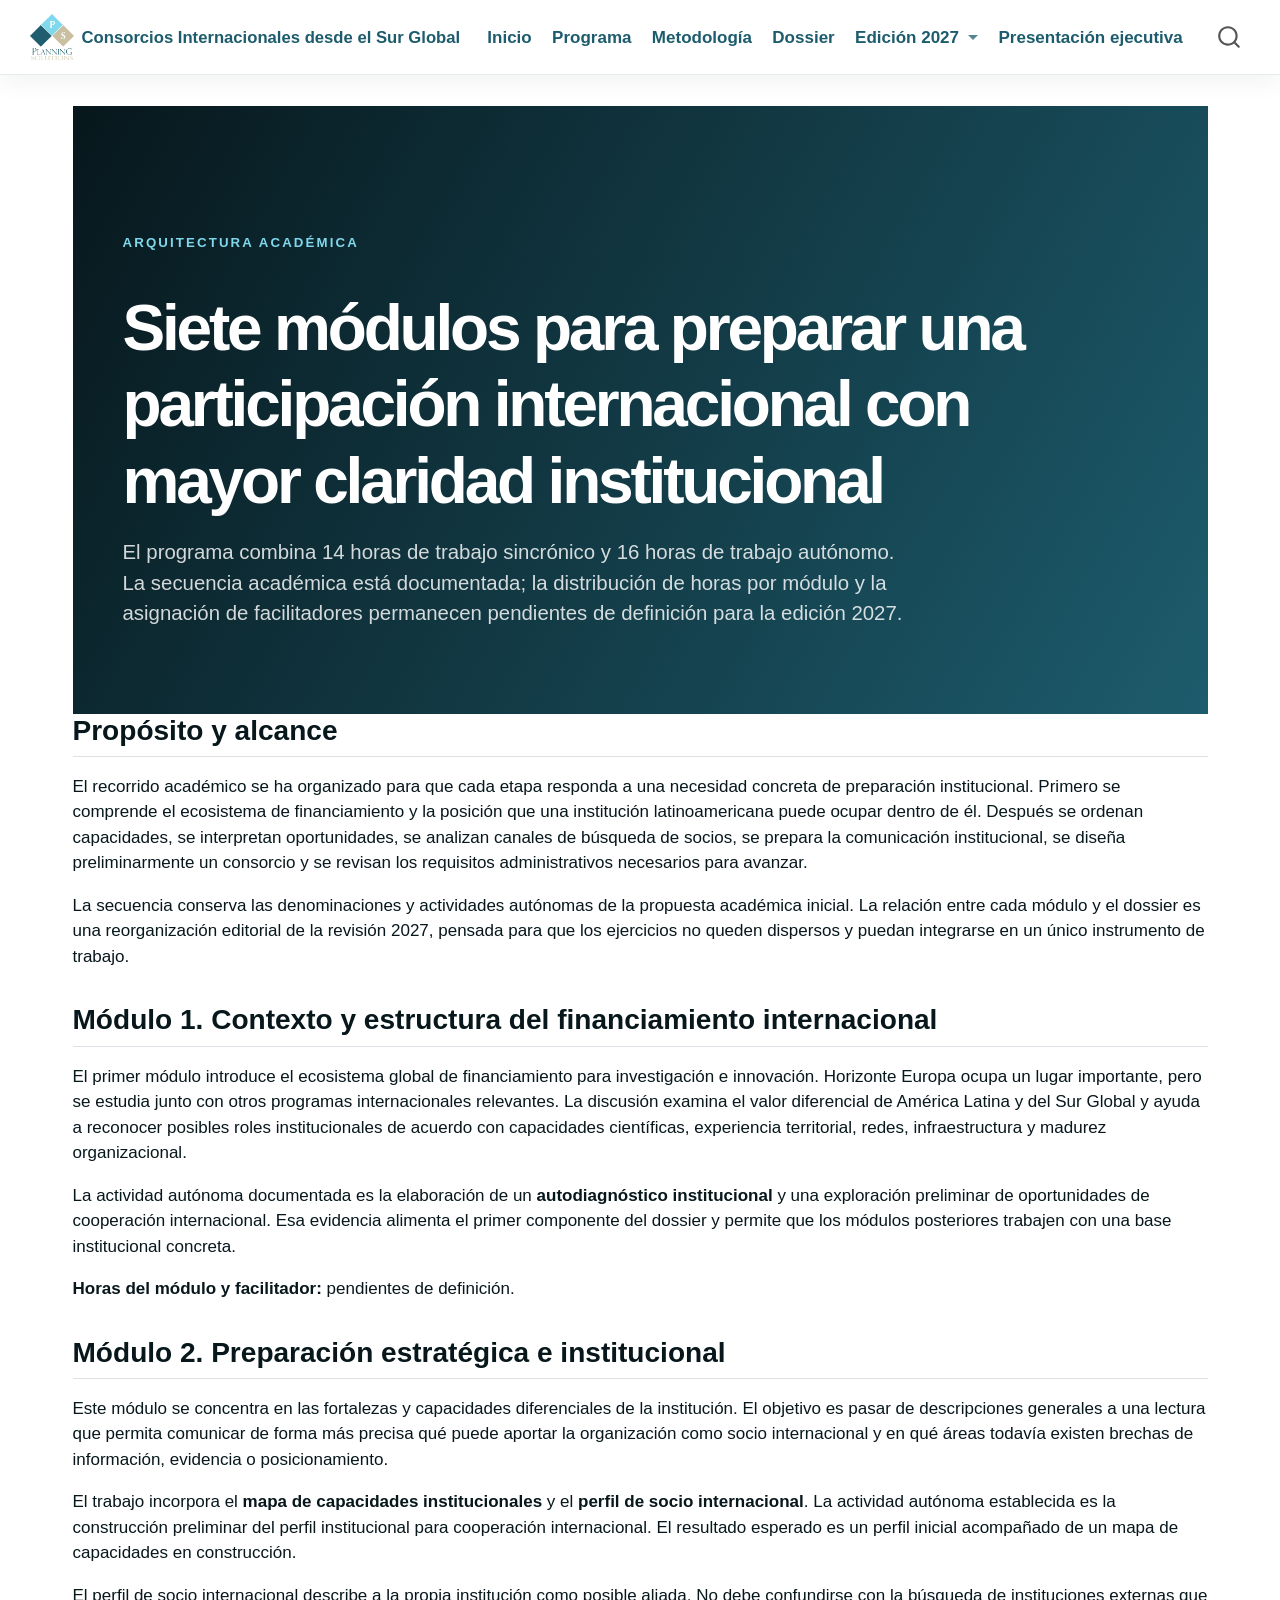
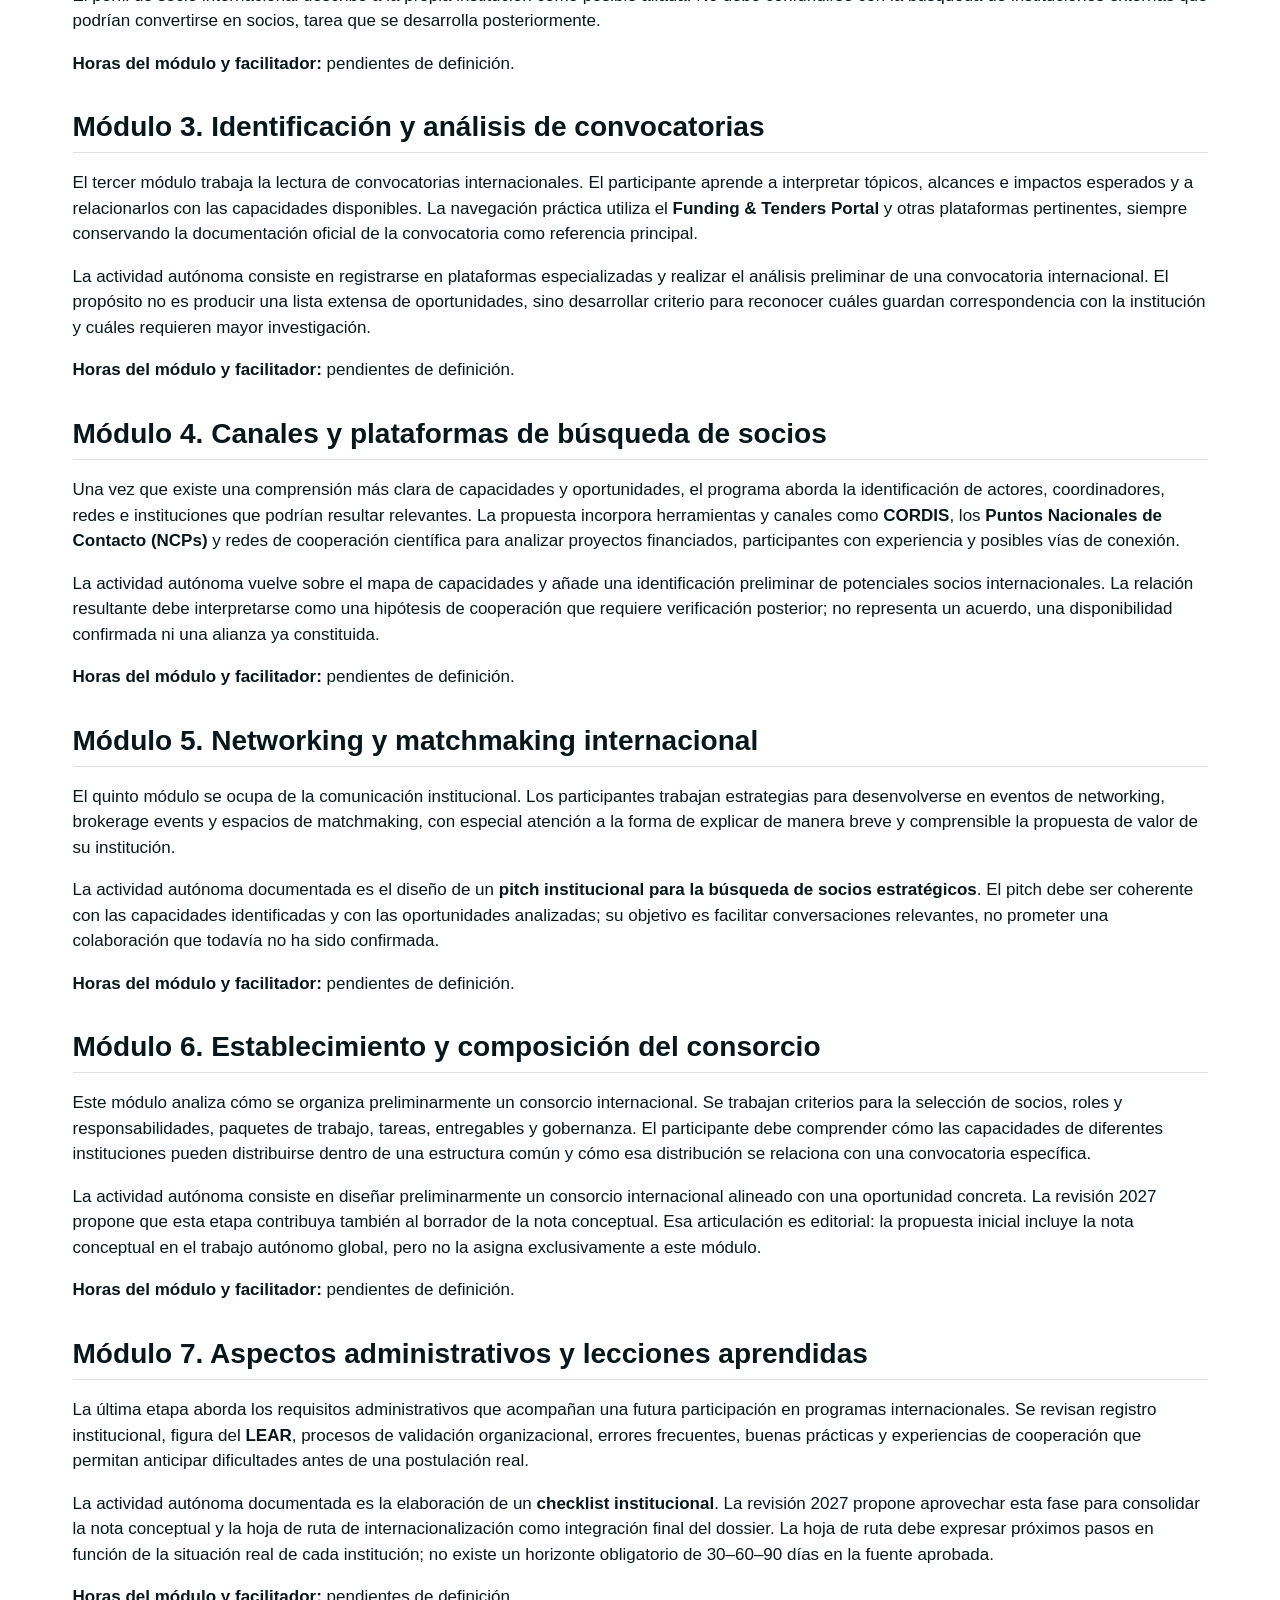
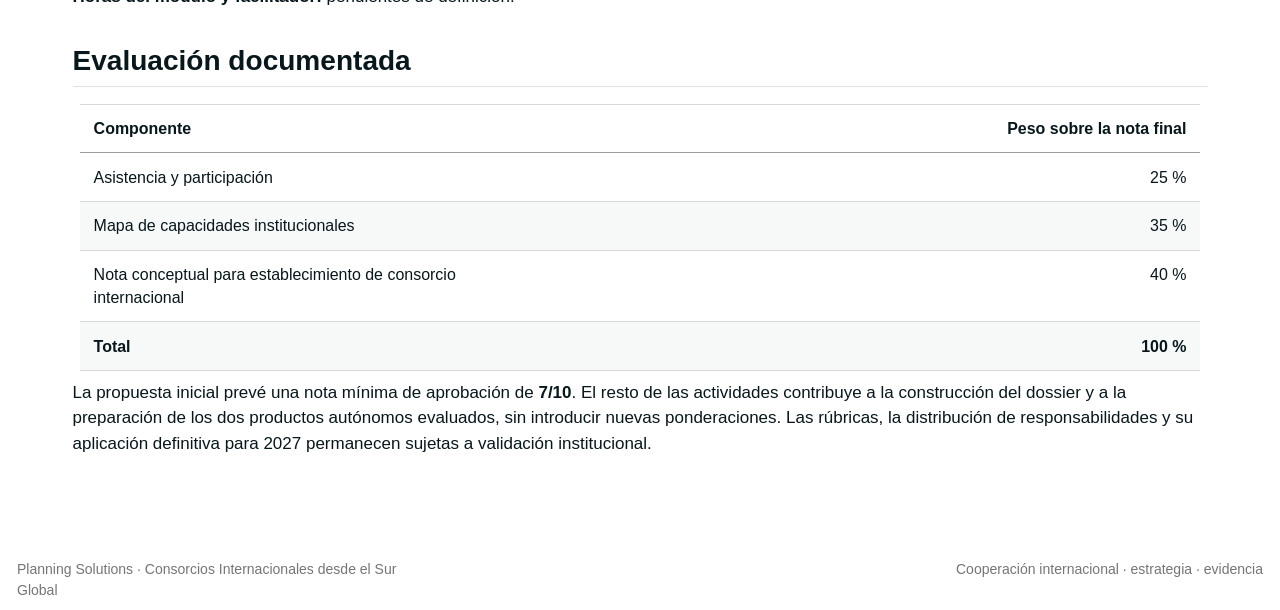
<file: programa.html>
<!DOCTYPE html>
<html xmlns="http://www.w3.org/1999/xhtml" lang="es" xml:lang="es"><head>

<meta charset="utf-8">
<meta name="generator" content="quarto-1.10.18">

<meta name="viewport" content="width=device-width, initial-scale=1.0, user-scalable=yes">

<meta name="description" content="Siete módulos secuenciales, 30 horas académicas y un dossier institucional como producto integrador.">

<title>Programa y arquitectura académica – Consorcios Internacionales desde el Sur Global</title>
<style>
/* Default styles provided by pandoc.
** See https://pandoc.org/MANUAL.html#variables-for-html for config info.
*/
span.smallcaps{font-variant: small-caps;}
div.columns{display: flex; gap: 1.5em;}
div.column{flex: auto;}
@media screen {
div.columns{gap: min(4vw, 1.5em);}
div.column{overflow-x: auto;}
}
div.hanging-indent{margin-left: 1.5em; text-indent: -1.5em;}
ul.task-list{list-style: none;}
ul.task-list li input[type="checkbox"] {
  width: 0.8em;
  margin: 0 0.8em 0.2em -1em; /* quarto-specific, see https://github.com/quarto-dev/quarto-cli/issues/4556 */ 
  vertical-align: middle;
}
</style>


<script src="site_libs/quarto-nav/quarto-nav.js"></script>
<script src="site_libs/quarto-nav/headroom.min.js"></script>
<script src="site_libs/clipboard/clipboard.min.js"></script>
<script src="site_libs/quarto-search/autocomplete.umd.js"></script>
<script src="site_libs/quarto-search/fuse.min.js"></script>
<script src="site_libs/quarto-search/quarto-search.js"></script>
<meta name="quarto:offset" content="./">
<link href="./assets/logo_planning.png" rel="icon" type="image/png">
<script src="site_libs/quarto-html/quarto.js" type="module"></script>
<script src="site_libs/quarto-html/tabsets/tabsets.js" type="module"></script>
<script src="site_libs/quarto-html/popper.min.js"></script>
<script src="site_libs/quarto-html/tippy.umd.min.js"></script>
<script src="site_libs/quarto-html/anchor.min.js"></script>
<link href="site_libs/quarto-html/tippy.css" rel="stylesheet">
<link href="site_libs/quarto-html/quarto-syntax-highlighting-64a204ab8560d761af7679ceaba22944.css" rel="stylesheet" id="quarto-text-highlighting-styles">
<script src="site_libs/bootstrap/bootstrap.min.js"></script>
<link href="site_libs/bootstrap/bootstrap-icons.css" rel="stylesheet">
<link href="site_libs/bootstrap/bootstrap-14397a04cf5a72f4a35997ddb7f89d4d.min.css" rel="stylesheet" append-hash="true" id="quarto-bootstrap" data-mode="light">
<script id="quarto-search-options" type="application/json">{
  "location": "navbar",
  "copy-button": false,
  "collapse-after": 3,
  "panel-placement": "end",
  "type": "overlay",
  "limit": 50,
  "keyboard-shortcut": [
    "f",
    "/",
    "s"
  ],
  "show-item-context": false,
  "language": {
    "search-no-results-text": "No se han encontrado resultados",
    "search-matching-documents-text": "documentos encontrados",
    "search-copy-link-title": "Copiar el enlace en la búsqueda",
    "search-hide-matches-text": "Ocultar resultados adicionales",
    "search-more-match-text": "resultado adicional en este documento",
    "search-more-matches-text": "resultados adicionales en este documento",
    "search-clear-button-title": "Borrar",
    "search-text-placeholder": "",
    "search-detached-cancel-button-title": "Cancelar",
    "search-submit-button-title": "Enviar",
    "search-label": "Buscar"
  }
}</script>
<style>html{ scroll-behavior: smooth; }</style>


<link rel="stylesheet" href="styles.css">
<link rel="stylesheet" href="prose.css">
</head>

<body class="nav-fixed quarto-light">

<div id="quarto-search-results"></div>
  <header id="quarto-header" class="headroom fixed-top">
    <nav class="navbar navbar-expand-lg " data-bs-theme="dark">
      <div class="navbar-container container-fluid">
      <div class="navbar-brand-container mx-auto">
    <a href="./index.html" class="navbar-brand navbar-brand-logo">
    <img src="./assets/logo_planning.png" alt="Planning Solutions" class="navbar-logo light-content">
    <img src="./assets/logo_planning.png" alt="Planning Solutions" class="navbar-logo dark-content">
    </a>
    <a class="navbar-brand" href="./index.html">
    <span class="navbar-title">Consorcios Internacionales desde el Sur Global</span>
    </a>
  </div>
            <div id="quarto-search" class="" title="Buscar"></div>
          <button class="navbar-toggler" type="button" data-bs-toggle="collapse" data-bs-target="#navbarCollapse" aria-controls="navbarCollapse" role="menu" aria-expanded="false" aria-label="Navegación de palanca" onclick="if (window.quartoToggleHeadroom) { window.quartoToggleHeadroom(); }">
  <span class="navbar-toggler-icon"></span>
</button>
          <div class="collapse navbar-collapse" id="navbarCollapse">
            <ul class="navbar-nav navbar-nav-scroll me-auto">
  <li class="nav-item">
    <a class="nav-link" href="./index.html"> 
<span class="menu-text">Inicio</span></a>
  </li>  
  <li class="nav-item">
    <a class="nav-link active" href="./programa.html" aria-current="page"> 
<span class="menu-text">Programa</span></a>
  </li>  
  <li class="nav-item">
    <a class="nav-link" href="./metodologia.html"> 
<span class="menu-text">Metodología</span></a>
  </li>  
  <li class="nav-item">
    <a class="nav-link" href="./entregable.html"> 
<span class="menu-text">Dossier</span></a>
  </li>  
  <li class="nav-item dropdown ">
    <a class="nav-link dropdown-toggle" href="#" id="nav-menu-edición-2027" role="link" data-bs-toggle="dropdown" aria-expanded="false">
 <span class="menu-text">Edición 2027</span>
    </a>
    <ul class="dropdown-menu" aria-labelledby="nav-menu-edición-2027">    
        <li>
    <a class="dropdown-item" href="./equipo.html">
 <span class="dropdown-text">Equipo e instituciones</span></a>
  </li>  
        <li>
    <a class="dropdown-item" href="./viabilidad.html">
 <span class="dropdown-text">Presupuesto y viabilidad</span></a>
  </li>  
        <li>
    <a class="dropdown-item" href="./lanzamiento.html">
 <span class="dropdown-text">Lanzamiento y pendientes</span></a>
  </li>  
        <li>
    <a class="dropdown-item" href="./documentacion.html">
 <span class="dropdown-text">Base documental</span></a>
  </li>  
    </ul>
  </li>
  <li class="nav-item">
    <a class="nav-link" href="./presentacion.html"> 
<span class="menu-text">Presentación ejecutiva</span></a>
  </li>  
</ul>
          </div> <!-- /navcollapse -->
            <div class="quarto-navbar-tools">
</div>
      </div> <!-- /container-fluid -->
    </nav>
</header>
<!-- content -->
<div id="quarto-content" class="quarto-container page-columns page-rows-contents page-layout-full page-navbar">
<!-- sidebar -->
<!-- margin-sidebar -->
    
<!-- main -->
<main class="content column-page" id="quarto-document-content">

<header id="title-block-header" class="quarto-title-block default">
<div class="quarto-title">
<h1 class="title">Programa y arquitectura académica</h1>
</div>

<div>
  <div class="description">
    Siete módulos secuenciales, 30 horas académicas y un dossier institucional como producto integrador.
  </div>
</div>


<div class="quarto-title-meta column-page">

    
  
    
  </div>
  


</header>


<div class="page-hero">
<p><span class="eyebrow">ARQUITECTURA ACADÉMICA</span></p>
<section id="siete-módulos-para-preparar-una-participación-internacional-con-mayor-claridad-institucional" class="level1">
<h1>Siete módulos para preparar una participación internacional con mayor claridad institucional</h1>
<p>El programa combina 14 horas de trabajo sincrónico y 16 horas de trabajo autónomo. La secuencia académica está documentada; la distribución de horas por módulo y la asignación de facilitadores permanecen pendientes de definición para la edición 2027.</p>
</section>
</div>
<section id="propósito-y-alcance" class="level2">
<h2 class="anchored" data-anchor-id="propósito-y-alcance">Propósito y alcance</h2>
<p>El recorrido académico se ha organizado para que cada etapa responda a una necesidad concreta de preparación institucional. Primero se comprende el ecosistema de financiamiento y la posición que una institución latinoamericana puede ocupar dentro de él. Después se ordenan capacidades, se interpretan oportunidades, se analizan canales de búsqueda de socios, se prepara la comunicación institucional, se diseña preliminarmente un consorcio y se revisan los requisitos administrativos necesarios para avanzar.</p>
<p>La secuencia conserva las denominaciones y actividades autónomas de la propuesta académica inicial. La relación entre cada módulo y el dossier es una reorganización editorial de la revisión 2027, pensada para que los ejercicios no queden dispersos y puedan integrarse en un único instrumento de trabajo.</p>
</section>
<section id="módulo-1.-contexto-y-estructura-del-financiamiento-internacional" class="level2">
<h2 class="anchored" data-anchor-id="módulo-1.-contexto-y-estructura-del-financiamiento-internacional">Módulo 1. Contexto y estructura del financiamiento internacional</h2>
<p>El primer módulo introduce el ecosistema global de financiamiento para investigación e innovación. Horizonte Europa ocupa un lugar importante, pero se estudia junto con otros programas internacionales relevantes. La discusión examina el valor diferencial de América Latina y del Sur Global y ayuda a reconocer posibles roles institucionales de acuerdo con capacidades científicas, experiencia territorial, redes, infraestructura y madurez organizacional.</p>
<p>La actividad autónoma documentada es la elaboración de un <strong>autodiagnóstico institucional</strong> y una exploración preliminar de oportunidades de cooperación internacional. Esa evidencia alimenta el primer componente del dossier y permite que los módulos posteriores trabajen con una base institucional concreta.</p>
<p><strong>Horas del módulo y facilitador:</strong> pendientes de definición.</p>
</section>
<section id="módulo-2.-preparación-estratégica-e-institucional" class="level2">
<h2 class="anchored" data-anchor-id="módulo-2.-preparación-estratégica-e-institucional">Módulo 2. Preparación estratégica e institucional</h2>
<p>Este módulo se concentra en las fortalezas y capacidades diferenciales de la institución. El objetivo es pasar de descripciones generales a una lectura que permita comunicar de forma más precisa qué puede aportar la organización como socio internacional y en qué áreas todavía existen brechas de información, evidencia o posicionamiento.</p>
<p>El trabajo incorpora el <strong>mapa de capacidades institucionales</strong> y el <strong>perfil de socio internacional</strong>. La actividad autónoma establecida es la construcción preliminar del perfil institucional para cooperación internacional. El resultado esperado es un perfil inicial acompañado de un mapa de capacidades en construcción.</p>
<p>El perfil de socio internacional describe a la propia institución como posible aliada. No debe confundirse con la búsqueda de instituciones externas que podrían convertirse en socios, tarea que se desarrolla posteriormente.</p>
<p><strong>Horas del módulo y facilitador:</strong> pendientes de definición.</p>
</section>
<section id="módulo-3.-identificación-y-análisis-de-convocatorias" class="level2">
<h2 class="anchored" data-anchor-id="módulo-3.-identificación-y-análisis-de-convocatorias">Módulo 3. Identificación y análisis de convocatorias</h2>
<p>El tercer módulo trabaja la lectura de convocatorias internacionales. El participante aprende a interpretar tópicos, alcances e impactos esperados y a relacionarlos con las capacidades disponibles. La navegación práctica utiliza el <strong>Funding &amp; Tenders Portal</strong> y otras plataformas pertinentes, siempre conservando la documentación oficial de la convocatoria como referencia principal.</p>
<p>La actividad autónoma consiste en registrarse en plataformas especializadas y realizar el análisis preliminar de una convocatoria internacional. El propósito no es producir una lista extensa de oportunidades, sino desarrollar criterio para reconocer cuáles guardan correspondencia con la institución y cuáles requieren mayor investigación.</p>
<p><strong>Horas del módulo y facilitador:</strong> pendientes de definición.</p>
</section>
<section id="módulo-4.-canales-y-plataformas-de-búsqueda-de-socios" class="level2">
<h2 class="anchored" data-anchor-id="módulo-4.-canales-y-plataformas-de-búsqueda-de-socios">Módulo 4. Canales y plataformas de búsqueda de socios</h2>
<p>Una vez que existe una comprensión más clara de capacidades y oportunidades, el programa aborda la identificación de actores, coordinadores, redes e instituciones que podrían resultar relevantes. La propuesta incorpora herramientas y canales como <strong>CORDIS</strong>, los <strong>Puntos Nacionales de Contacto (NCPs)</strong> y redes de cooperación científica para analizar proyectos financiados, participantes con experiencia y posibles vías de conexión.</p>
<p>La actividad autónoma vuelve sobre el mapa de capacidades y añade una identificación preliminar de potenciales socios internacionales. La relación resultante debe interpretarse como una hipótesis de cooperación que requiere verificación posterior; no representa un acuerdo, una disponibilidad confirmada ni una alianza ya constituida.</p>
<p><strong>Horas del módulo y facilitador:</strong> pendientes de definición.</p>
</section>
<section id="módulo-5.-networking-y-matchmaking-internacional" class="level2">
<h2 class="anchored" data-anchor-id="módulo-5.-networking-y-matchmaking-internacional">Módulo 5. Networking y matchmaking internacional</h2>
<p>El quinto módulo se ocupa de la comunicación institucional. Los participantes trabajan estrategias para desenvolverse en eventos de networking, brokerage events y espacios de matchmaking, con especial atención a la forma de explicar de manera breve y comprensible la propuesta de valor de su institución.</p>
<p>La actividad autónoma documentada es el diseño de un <strong>pitch institucional para la búsqueda de socios estratégicos</strong>. El pitch debe ser coherente con las capacidades identificadas y con las oportunidades analizadas; su objetivo es facilitar conversaciones relevantes, no prometer una colaboración que todavía no ha sido confirmada.</p>
<p><strong>Horas del módulo y facilitador:</strong> pendientes de definición.</p>
</section>
<section id="módulo-6.-establecimiento-y-composición-del-consorcio" class="level2">
<h2 class="anchored" data-anchor-id="módulo-6.-establecimiento-y-composición-del-consorcio">Módulo 6. Establecimiento y composición del consorcio</h2>
<p>Este módulo analiza cómo se organiza preliminarmente un consorcio internacional. Se trabajan criterios para la selección de socios, roles y responsabilidades, paquetes de trabajo, tareas, entregables y gobernanza. El participante debe comprender cómo las capacidades de diferentes instituciones pueden distribuirse dentro de una estructura común y cómo esa distribución se relaciona con una convocatoria específica.</p>
<p>La actividad autónoma consiste en diseñar preliminarmente un consorcio internacional alineado con una oportunidad concreta. La revisión 2027 propone que esta etapa contribuya también al borrador de la nota conceptual. Esa articulación es editorial: la propuesta inicial incluye la nota conceptual en el trabajo autónomo global, pero no la asigna exclusivamente a este módulo.</p>
<p><strong>Horas del módulo y facilitador:</strong> pendientes de definición.</p>
</section>
<section id="módulo-7.-aspectos-administrativos-y-lecciones-aprendidas" class="level2">
<h2 class="anchored" data-anchor-id="módulo-7.-aspectos-administrativos-y-lecciones-aprendidas">Módulo 7. Aspectos administrativos y lecciones aprendidas</h2>
<p>La última etapa aborda los requisitos administrativos que acompañan una futura participación en programas internacionales. Se revisan registro institucional, figura del <strong>LEAR</strong>, procesos de validación organizacional, errores frecuentes, buenas prácticas y experiencias de cooperación que permitan anticipar dificultades antes de una postulación real.</p>
<p>La actividad autónoma documentada es la elaboración de un <strong>checklist institucional</strong>. La revisión 2027 propone aprovechar esta fase para consolidar la nota conceptual y la hoja de ruta de internacionalización como integración final del dossier. La hoja de ruta debe expresar próximos pasos en función de la situación real de cada institución; no existe un horizonte obligatorio de 30–60–90 días en la fuente aprobada.</p>
<p><strong>Horas del módulo y facilitador:</strong> pendientes de definición.</p>
</section>
<section id="evaluación-documentada" class="level2">
<h2 class="anchored" data-anchor-id="evaluación-documentada">Evaluación documentada</h2>
<table class="caption-top table">
<colgroup>
<col style="width: 42%">
<col style="width: 57%">
</colgroup>
<thead>
<tr class="header">
<th>Componente</th>
<th style="text-align: right;">Peso sobre la nota final</th>
</tr>
</thead>
<tbody>
<tr class="odd">
<td>Asistencia y participación</td>
<td style="text-align: right;">25 %</td>
</tr>
<tr class="even">
<td>Mapa de capacidades institucionales</td>
<td style="text-align: right;">35 %</td>
</tr>
<tr class="odd">
<td>Nota conceptual para establecimiento de consorcio internacional</td>
<td style="text-align: right;">40 %</td>
</tr>
<tr class="even">
<td><strong>Total</strong></td>
<td style="text-align: right;"><strong>100 %</strong></td>
</tr>
</tbody>
</table>
<p>La propuesta inicial prevé una nota mínima de aprobación de <strong>7/10</strong>. El resto de las actividades contribuye a la construcción del dossier y a la preparación de los dos productos autónomos evaluados, sin introducir nuevas ponderaciones. Las rúbricas, la distribución de responsabilidades y su aplicación definitiva para 2027 permanecen sujetas a validación institucional.</p>


</section>

<a onclick="window.scrollTo(0, 0); return false;" role="button" id="quarto-back-to-top"><i class="bi bi-arrow-up"></i> Volver arriba</a></main> <!-- /main -->
<script id="quarto-html-after-body" type="application/javascript">
  window.document.addEventListener("DOMContentLoaded", function (event) {
    const icon = "";
    const anchorJS = new window.AnchorJS();
    anchorJS.options = {
      placement: 'right',
      icon: icon
    };
    anchorJS.add('.anchored');
    const isCodeAnnotation = (el) => {
      for (const clz of el.classList) {
        if (clz.startsWith('code-annotation-')) {                     
          return true;
        }
      }
      return false;
    }
    const onCopySuccess = function(e) {
      // button target
      const button = e.trigger;
      // don't keep focus
      button.blur();
      // flash "checked"
      button.classList.add('code-copy-button-checked');
      var currentTitle = button.getAttribute("title");
      button.setAttribute("title", "Copiado");
      let tooltip;
      if (window.bootstrap) {
        button.setAttribute("data-bs-toggle", "tooltip");
        button.setAttribute("data-bs-placement", "left");
        button.setAttribute("data-bs-title", "Copiado");
        tooltip = new bootstrap.Tooltip(button, 
          { trigger: "manual", 
            customClass: "code-copy-button-tooltip",
            offset: [0, -8]});
        tooltip.show();    
      }
      setTimeout(function() {
        if (tooltip) {
          tooltip.hide();
          button.removeAttribute("data-bs-title");
          button.removeAttribute("data-bs-toggle");
          button.removeAttribute("data-bs-placement");
        }
        button.setAttribute("title", currentTitle);
        button.classList.remove('code-copy-button-checked');
      }, 1000);
      // clear code selection
      e.clearSelection();
    }
    const getTextToCopy = function(trigger) {
      const outerScaffold = trigger.parentElement.cloneNode(true);
      const codeEl = outerScaffold.querySelector('code');
      for (const childEl of codeEl.children) {
        if (isCodeAnnotation(childEl)) {
          childEl.remove();
        }
      }
      return codeEl.innerText;
    }
    const clipboard = new window.ClipboardJS('.code-copy-button:not([data-in-quarto-modal])', {
      text: getTextToCopy
    });
    clipboard.on('success', onCopySuccess);
    if (window.document.getElementById('quarto-embedded-source-code-modal')) {
      const clipboardModal = new window.ClipboardJS('.code-copy-button[data-in-quarto-modal]', {
        text: getTextToCopy,
        container: window.document.getElementById('quarto-embedded-source-code-modal')
      });
      clipboardModal.on('success', onCopySuccess);
    }
      var localhostRegex = new RegExp(/^(?:http|https):\/\/localhost\:?[0-9]*\//);
      var mailtoRegex = new RegExp(/^mailto:/);
        var filterRegex = new RegExp("https:\/\/planningsolution2026\.github\.io\/consorcios-internacionales-sur-global-web\/");
      var isInternal = (href) => {
          return filterRegex.test(href) || localhostRegex.test(href) || mailtoRegex.test(href);
      }
      // Inspect non-navigation links and adorn them if external
     var links = window.document.querySelectorAll('a[href]:not(.nav-link):not(.navbar-brand):not(.toc-action):not(.sidebar-link):not(.sidebar-item-toggle):not(.pagination-link):not(.no-external):not([aria-hidden]):not(.dropdown-item):not(.quarto-navigation-tool):not(.about-link)');
      for (var i=0; i<links.length; i++) {
        const link = links[i];
        if (!isInternal(link.href)) {
          // undo the damage that might have been done by quarto-nav.js in the case of
          // links that we want to consider external
          if (link.dataset.originalHref !== undefined) {
            link.href = link.dataset.originalHref;
          }
            // target, if specified
            link.setAttribute("target", "_blank");
            if (link.getAttribute("rel") === null) {
              link.setAttribute("rel", "noopener");
            }
        }
      }
    function tippyHover(el, contentFn, onTriggerFn, onUntriggerFn) {
      const config = {
        allowHTML: true,
        maxWidth: 500,
        delay: 100,
        arrow: false,
        appendTo: function(el) {
            return el.parentElement;
        },
        interactive: true,
        interactiveBorder: 10,
        theme: 'quarto',
        placement: 'bottom-start',
      };
      if (contentFn) {
        config.content = contentFn;
      }
      if (onTriggerFn) {
        config.onTrigger = onTriggerFn;
      }
      if (onUntriggerFn) {
        config.onUntrigger = onUntriggerFn;
      }
      window.tippy(el, config); 
    }
    const noterefs = window.document.querySelectorAll('a[role="doc-noteref"]');
    for (var i=0; i<noterefs.length; i++) {
      const ref = noterefs[i];
      tippyHover(ref, function() {
        // use id or data attribute instead here
        let href = ref.getAttribute('data-footnote-href') || ref.getAttribute('href');
        try { href = new URL(href).hash; } catch {}
        const id = href.replace(/^#\/?/, "");
        const note = window.document.getElementById(id);
        if (note) {
          return note.innerHTML;
        } else {
          return "";
        }
      });
    }
    const xrefs = window.document.querySelectorAll('a.quarto-xref');
    const processXRef = (id, note) => {
      // Strip column container classes
      const stripColumnClz = (el) => {
        el.classList.remove("page-full", "page-columns");
        if (el.children) {
          for (const child of el.children) {
            stripColumnClz(child);
          }
        }
      }
      stripColumnClz(note)
      if (id === null || id.startsWith('sec-')) {
        // Special case sections, only their first couple elements
        const container = document.createElement("div");
        if (note.children && note.children.length > 2) {
          container.appendChild(note.children[0].cloneNode(true));
          for (let i = 1; i < note.children.length; i++) {
            const child = note.children[i];
            if (child.tagName === "P" && child.innerText === "") {
              continue;
            } else {
              container.appendChild(child.cloneNode(true));
              break;
            }
          }
          if (window.Quarto?.typesetMath) {
            window.Quarto.typesetMath(container);
          }
          return container.innerHTML
        } else {
          if (window.Quarto?.typesetMath) {
            window.Quarto.typesetMath(note);
          }
          return note.innerHTML;
        }
      } else {
        // Remove any anchor links if they are present
        const anchorLink = note.querySelector('a.anchorjs-link');
        if (anchorLink) {
          anchorLink.remove();
        }
        if (window.Quarto?.typesetMath) {
          window.Quarto.typesetMath(note);
        }
        if (note.classList.contains("callout")) {
          return note.outerHTML;
        } else {
          return note.innerHTML;
        }
      }
    }
    for (var i=0; i<xrefs.length; i++) {
      const xref = xrefs[i];
      tippyHover(xref, undefined, function(instance) {
        instance.disable();
        let url = xref.getAttribute('href');
        let hash = undefined; 
        if (url.startsWith('#')) {
          hash = url;
        } else {
          try { hash = new URL(url).hash; } catch {}
        }
        if (hash) {
          const id = hash.replace(/^#\/?/, "");
          const note = window.document.getElementById(id);
          if (note !== null) {
            try {
              const html = processXRef(id, note.cloneNode(true));
              instance.setContent(html);
            } finally {
              instance.enable();
              instance.show();
            }
          } else {
            // See if we can fetch this
            fetch(url.split('#')[0])
            .then(res => res.text())
            .then(html => {
              const parser = new DOMParser();
              const htmlDoc = parser.parseFromString(html, "text/html");
              const note = htmlDoc.getElementById(id);
              if (note !== null) {
                const html = processXRef(id, note);
                instance.setContent(html);
              } 
            }).finally(() => {
              instance.enable();
              instance.show();
            });
          }
        } else {
          // See if we can fetch a full url (with no hash to target)
          // This is a special case and we should probably do some content thinning / targeting
          fetch(url)
          .then(res => res.text())
          .then(html => {
            const parser = new DOMParser();
            const htmlDoc = parser.parseFromString(html, "text/html");
            const note = htmlDoc.querySelector('main.content');
            if (note !== null) {
              // This should only happen for chapter cross references
              // (since there is no id in the URL)
              // remove the first header
              if (note.children.length > 0 && note.children[0].tagName === "HEADER") {
                note.children[0].remove();
              }
              const html = processXRef(null, note);
              instance.setContent(html);
            } 
          }).finally(() => {
            instance.enable();
            instance.show();
          });
        }
      }, function(instance) {
      });
    }
        let selectedAnnoteEl;
        const selectorForAnnotation = ( cell, annotation) => {
          let cellAttr = 'data-code-cell="' + cell + '"';
          let lineAttr = 'data-code-annotation="' +  annotation + '"';
          const selector = 'span[' + cellAttr + '][' + lineAttr + ']';
          return selector;
        }
        const selectCodeLines = (annoteEl) => {
          const doc = window.document;
          const targetCell = annoteEl.getAttribute("data-target-cell");
          const targetAnnotation = annoteEl.getAttribute("data-target-annotation");
          const annoteSpan = window.document.querySelector(selectorForAnnotation(targetCell, targetAnnotation));
          const lines = annoteSpan.getAttribute("data-code-lines").split(",");
          const lineIds = lines.map((line) => {
            return targetCell + "-" + line;
          })
          let top = null;
          let height = null;
          let parent = null;
          if (lineIds.length > 0) {
              //compute the position of the single el (top and bottom and make a div)
              const el = window.document.getElementById(lineIds[0]);
              top = el.offsetTop;
              height = el.offsetHeight;
              parent = el.parentElement.parentElement;
            if (lineIds.length > 1) {
              const lastEl = window.document.getElementById(lineIds[lineIds.length - 1]);
              const bottom = lastEl.offsetTop + lastEl.offsetHeight;
              height = bottom - top;
            }
            if (top !== null && height !== null && parent !== null) {
              // cook up a div (if necessary) and position it 
              let div = window.document.getElementById("code-annotation-line-highlight");
              if (div === null) {
                div = window.document.createElement("div");
                div.setAttribute("id", "code-annotation-line-highlight");
                div.style.position = 'absolute';
                parent.appendChild(div);
              }
              div.style.top = top - 2 + "px";
              div.style.height = height + 4 + "px";
              div.style.left = 0;
              let gutterDiv = window.document.getElementById("code-annotation-line-highlight-gutter");
              if (gutterDiv === null) {
                gutterDiv = window.document.createElement("div");
                gutterDiv.setAttribute("id", "code-annotation-line-highlight-gutter");
                gutterDiv.style.position = 'absolute';
                const codeCell = window.document.getElementById(targetCell);
                const gutter = codeCell.querySelector('.code-annotation-gutter');
                gutter.appendChild(gutterDiv);
              }
              gutterDiv.style.top = top - 2 + "px";
              gutterDiv.style.height = height + 4 + "px";
            }
            selectedAnnoteEl = annoteEl;
          }
        };
        const unselectCodeLines = () => {
          const elementsIds = ["code-annotation-line-highlight", "code-annotation-line-highlight-gutter"];
          elementsIds.forEach((elId) => {
            const div = window.document.getElementById(elId);
            if (div) {
              div.remove();
            }
          });
          selectedAnnoteEl = undefined;
        };
          // Handle positioning of the toggle
      window.addEventListener(
        "resize",
        throttle(() => {
          elRect = undefined;
          if (selectedAnnoteEl) {
            selectCodeLines(selectedAnnoteEl);
          }
        }, 10)
      );
      function throttle(fn, ms) {
      let throttle = false;
      let timer;
        return (...args) => {
          if(!throttle) { // first call gets through
              fn.apply(this, args);
              throttle = true;
          } else { // all the others get throttled
              if(timer) clearTimeout(timer); // cancel #2
              timer = setTimeout(() => {
                fn.apply(this, args);
                timer = throttle = false;
              }, ms);
          }
        };
      }
        // Attach click handler to the DT
        const annoteDls = window.document.querySelectorAll('dt[data-target-cell]');
        for (const annoteDlNode of annoteDls) {
          annoteDlNode.addEventListener('click', (event) => {
            const clickedEl = event.target;
            if (clickedEl !== selectedAnnoteEl) {
              unselectCodeLines();
              const activeEl = window.document.querySelector('dt[data-target-cell].code-annotation-active');
              if (activeEl) {
                activeEl.classList.remove('code-annotation-active');
              }
              selectCodeLines(clickedEl);
              clickedEl.classList.add('code-annotation-active');
            } else {
              // Unselect the line
              unselectCodeLines();
              clickedEl.classList.remove('code-annotation-active');
            }
          });
        }
    const findCites = (el) => {
      const parentEl = el.parentElement;
      if (parentEl) {
        const cites = parentEl.dataset.cites;
        if (cites) {
          return {
            el,
            cites: cites.split(' ')
          };
        } else {
          return findCites(el.parentElement)
        }
      } else {
        return undefined;
      }
    };
    var bibliorefs = window.document.querySelectorAll('a[role="doc-biblioref"]');
    for (var i=0; i<bibliorefs.length; i++) {
      const ref = bibliorefs[i];
      const citeInfo = findCites(ref);
      if (citeInfo) {
        tippyHover(citeInfo.el, function() {
          var popup = window.document.createElement('div');
          citeInfo.cites.forEach(function(cite) {
            var citeDiv = window.document.createElement('div');
            citeDiv.classList.add('hanging-indent');
            citeDiv.classList.add('csl-entry');
            var biblioDiv = window.document.getElementById('ref-' + cite);
            if (biblioDiv) {
              citeDiv.innerHTML = biblioDiv.innerHTML;
            }
            popup.appendChild(citeDiv);
          });
          return popup.innerHTML;
        });
      }
    }
  });
  </script>
</div> <!-- /content -->
<footer class="footer">
  <div class="nav-footer">
    <div class="nav-footer-left">
<p>Planning Solutions · Consorcios Internacionales desde el Sur Global</p>
</div>   
    <div class="nav-footer-center">
      &nbsp;
    </div>
    <div class="nav-footer-right">
<p>Cooperación internacional · estrategia · evidencia</p>
</div>
  </div>
</footer>




<script src="site_libs/quarto-html/zenscroll-min.js"></script>
</body></html>
</file>
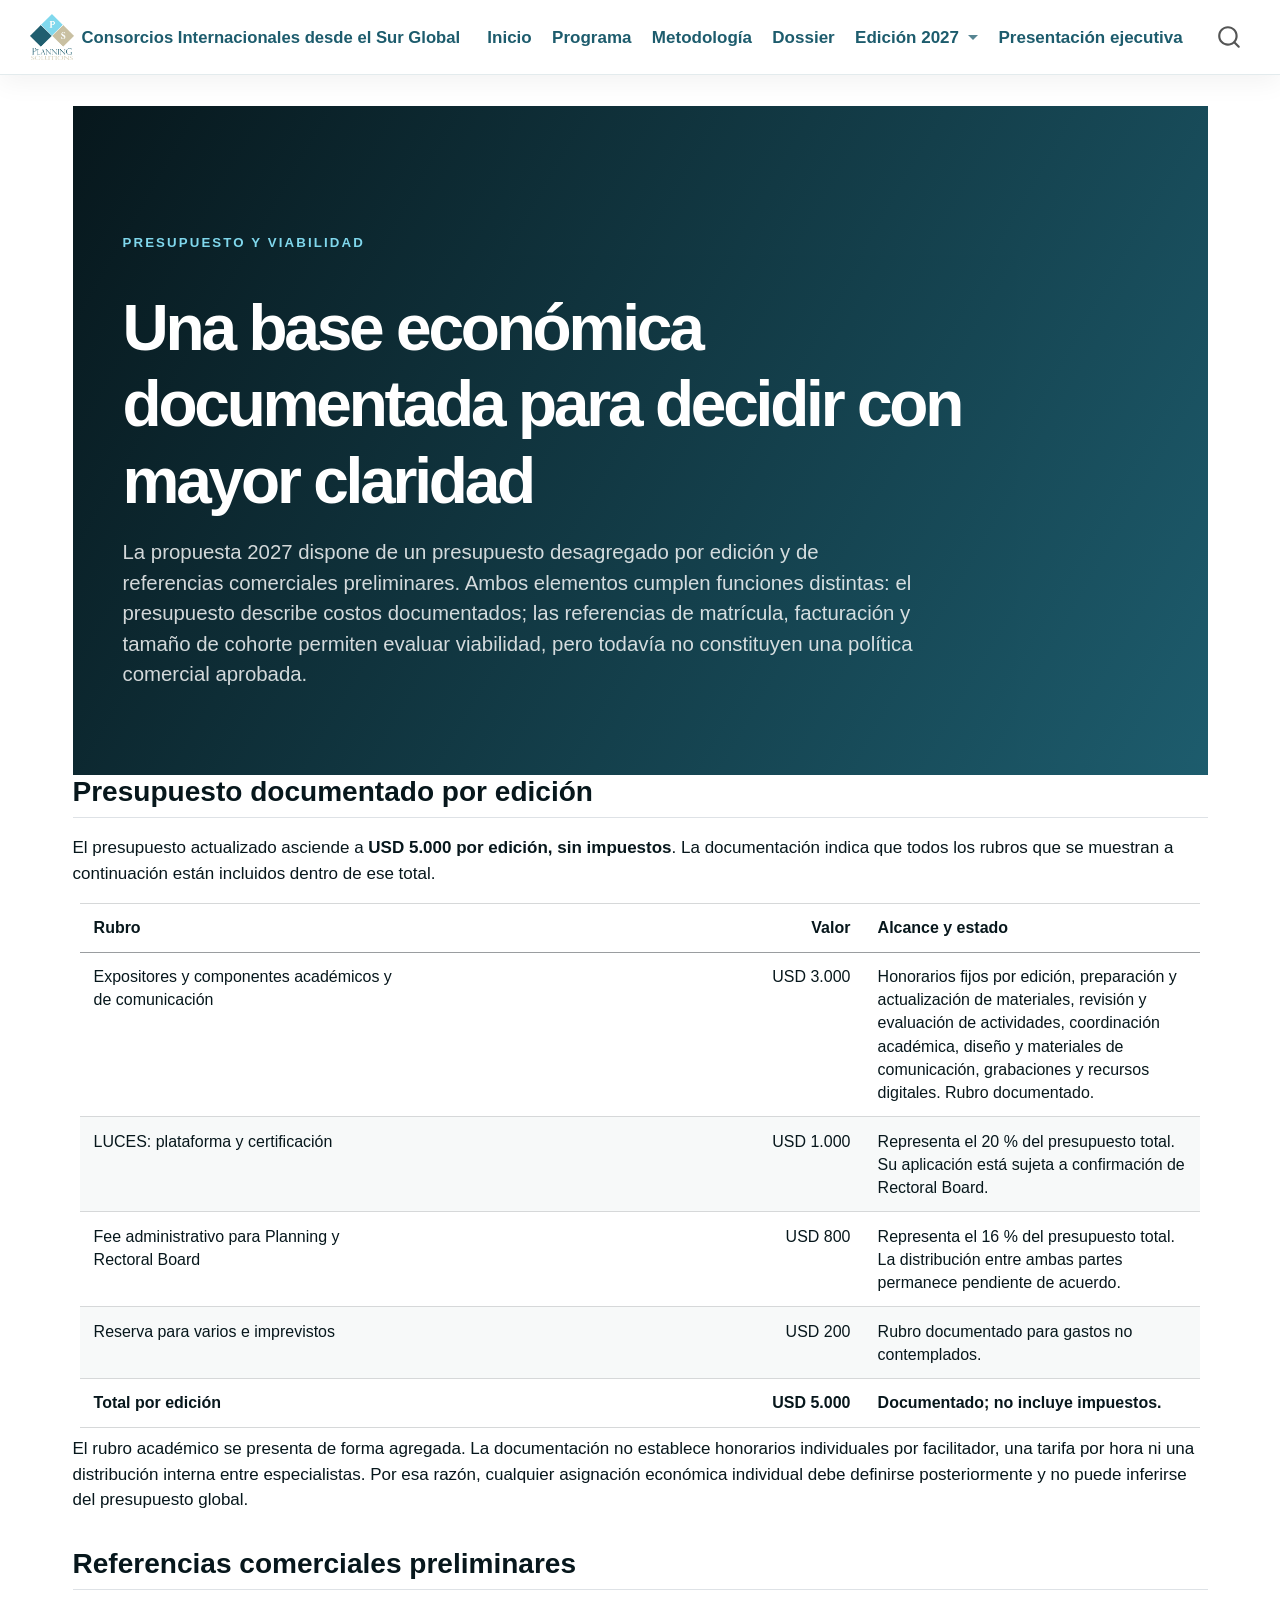
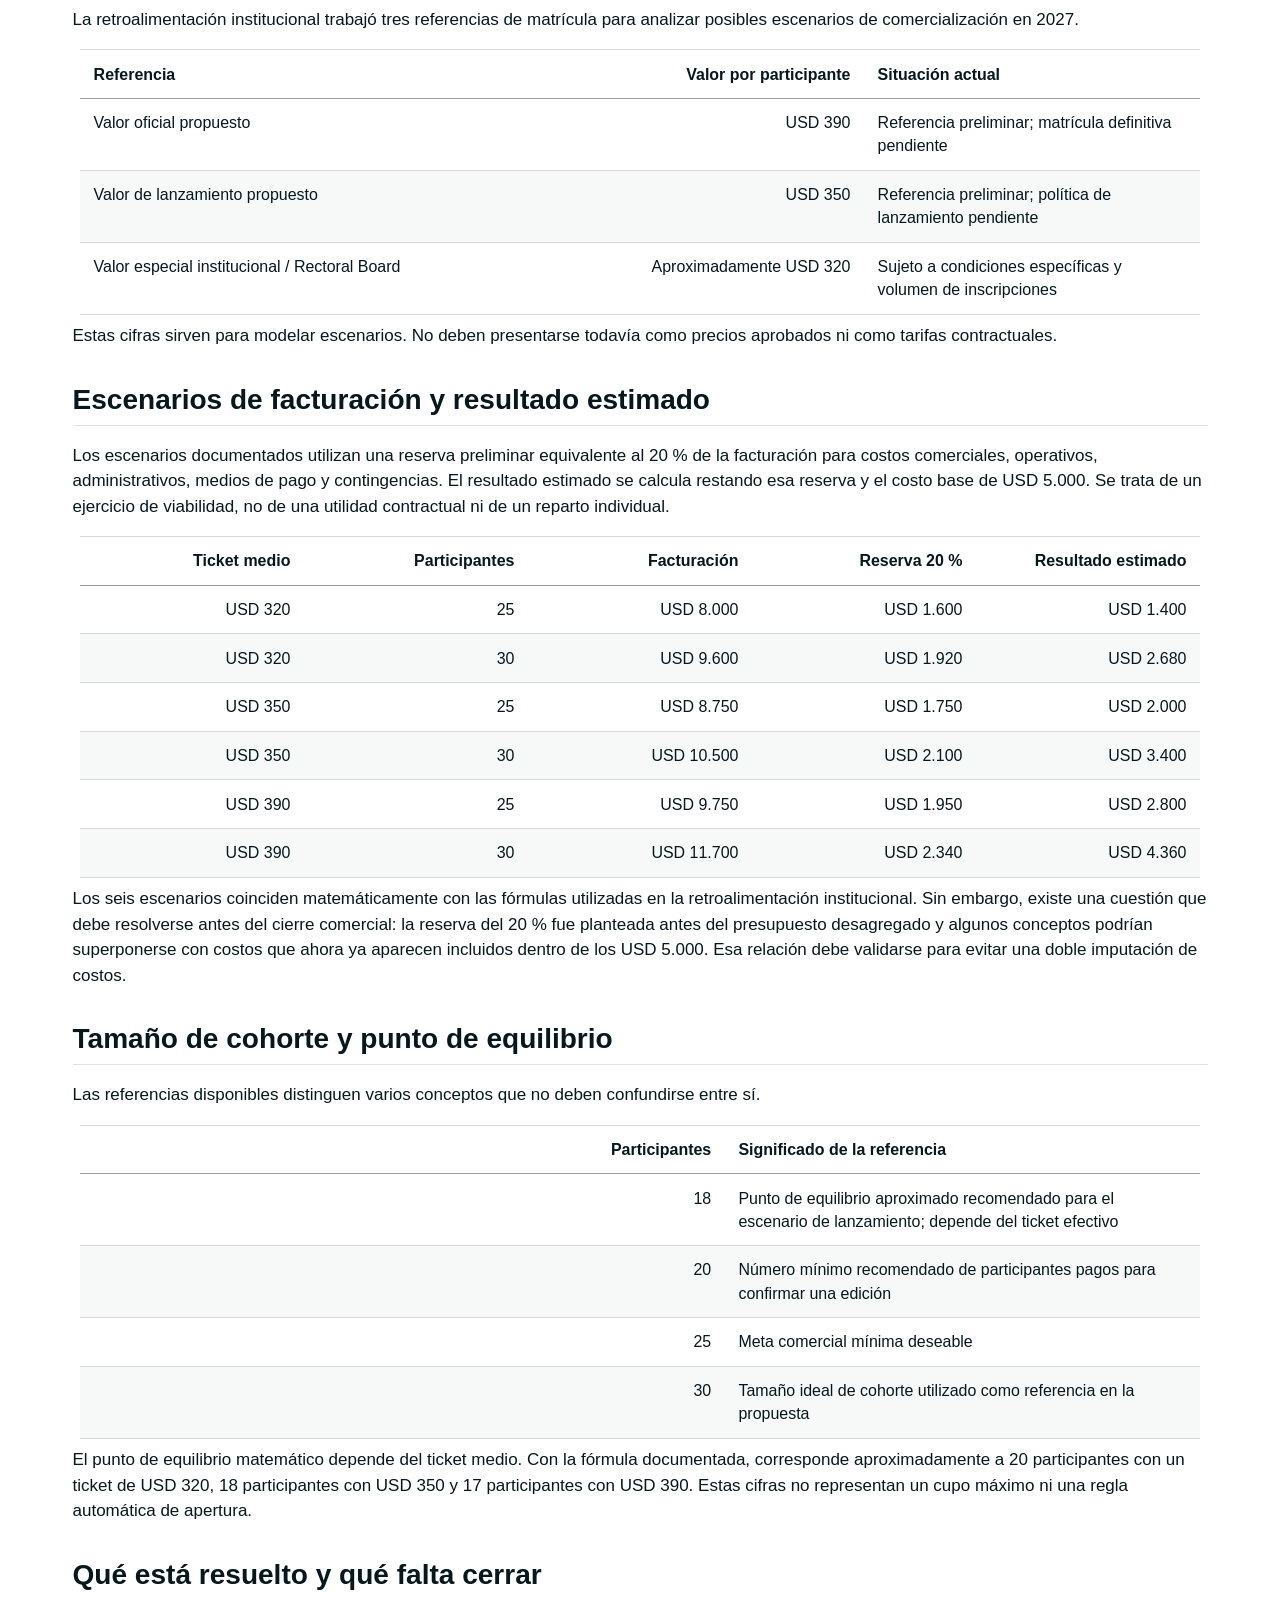
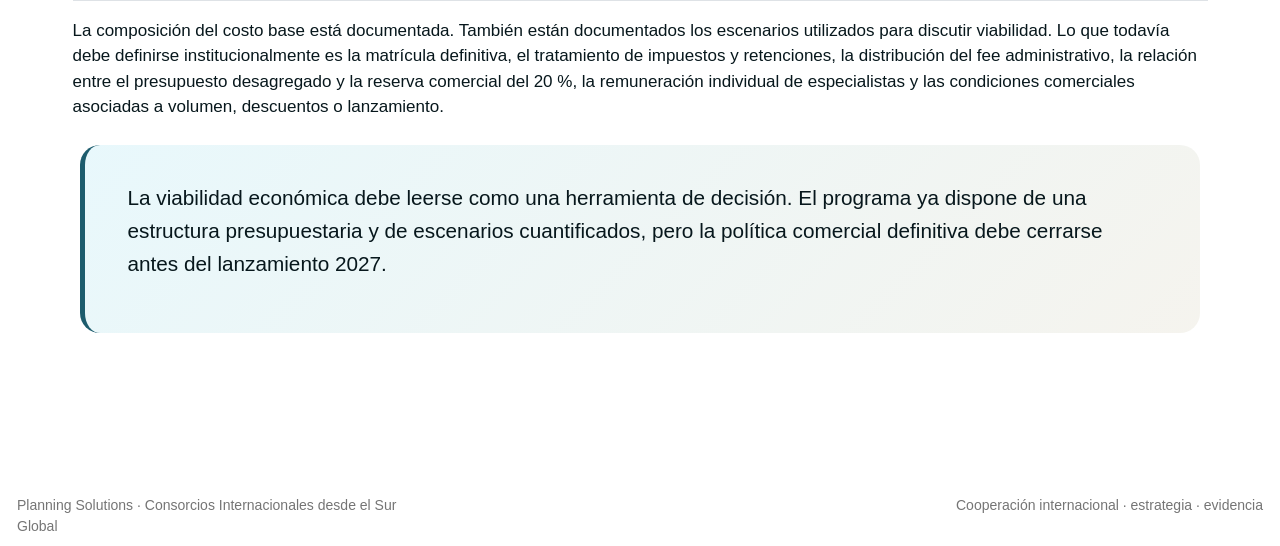
<file: viabilidad.html>
<!DOCTYPE html>
<html xmlns="http://www.w3.org/1999/xhtml" lang="es" xml:lang="es"><head>

<meta charset="utf-8">
<meta name="generator" content="quarto-1.10.18">

<meta name="viewport" content="width=device-width, initial-scale=1.0, user-scalable=yes">

<meta name="description" content="Presupuesto por edición, referencias comerciales, escenarios y tamaño de cohorte para la propuesta 2027.">

<title>Presupuesto y viabilidad – Consorcios Internacionales desde el Sur Global</title>
<style>
/* Default styles provided by pandoc.
** See https://pandoc.org/MANUAL.html#variables-for-html for config info.
*/
span.smallcaps{font-variant: small-caps;}
div.columns{display: flex; gap: 1.5em;}
div.column{flex: auto;}
@media screen {
div.columns{gap: min(4vw, 1.5em);}
div.column{overflow-x: auto;}
}
div.hanging-indent{margin-left: 1.5em; text-indent: -1.5em;}
ul.task-list{list-style: none;}
ul.task-list li input[type="checkbox"] {
  width: 0.8em;
  margin: 0 0.8em 0.2em -1em; /* quarto-specific, see https://github.com/quarto-dev/quarto-cli/issues/4556 */ 
  vertical-align: middle;
}
</style>


<script src="site_libs/quarto-nav/quarto-nav.js"></script>
<script src="site_libs/quarto-nav/headroom.min.js"></script>
<script src="site_libs/clipboard/clipboard.min.js"></script>
<script src="site_libs/quarto-search/autocomplete.umd.js"></script>
<script src="site_libs/quarto-search/fuse.min.js"></script>
<script src="site_libs/quarto-search/quarto-search.js"></script>
<meta name="quarto:offset" content="./">
<link href="./assets/logo_planning.png" rel="icon" type="image/png">
<script src="site_libs/quarto-html/quarto.js" type="module"></script>
<script src="site_libs/quarto-html/tabsets/tabsets.js" type="module"></script>
<script src="site_libs/quarto-html/popper.min.js"></script>
<script src="site_libs/quarto-html/tippy.umd.min.js"></script>
<script src="site_libs/quarto-html/anchor.min.js"></script>
<link href="site_libs/quarto-html/tippy.css" rel="stylesheet">
<link href="site_libs/quarto-html/quarto-syntax-highlighting-64a204ab8560d761af7679ceaba22944.css" rel="stylesheet" id="quarto-text-highlighting-styles">
<script src="site_libs/bootstrap/bootstrap.min.js"></script>
<link href="site_libs/bootstrap/bootstrap-icons.css" rel="stylesheet">
<link href="site_libs/bootstrap/bootstrap-14397a04cf5a72f4a35997ddb7f89d4d.min.css" rel="stylesheet" append-hash="true" id="quarto-bootstrap" data-mode="light">
<script id="quarto-search-options" type="application/json">{
  "location": "navbar",
  "copy-button": false,
  "collapse-after": 3,
  "panel-placement": "end",
  "type": "overlay",
  "limit": 50,
  "keyboard-shortcut": [
    "f",
    "/",
    "s"
  ],
  "show-item-context": false,
  "language": {
    "search-no-results-text": "No se han encontrado resultados",
    "search-matching-documents-text": "documentos encontrados",
    "search-copy-link-title": "Copiar el enlace en la búsqueda",
    "search-hide-matches-text": "Ocultar resultados adicionales",
    "search-more-match-text": "resultado adicional en este documento",
    "search-more-matches-text": "resultados adicionales en este documento",
    "search-clear-button-title": "Borrar",
    "search-text-placeholder": "",
    "search-detached-cancel-button-title": "Cancelar",
    "search-submit-button-title": "Enviar",
    "search-label": "Buscar"
  }
}</script>
<style>html{ scroll-behavior: smooth; }</style>


<link rel="stylesheet" href="styles.css">
<link rel="stylesheet" href="prose.css">
</head>

<body class="nav-fixed quarto-light">

<div id="quarto-search-results"></div>
  <header id="quarto-header" class="headroom fixed-top">
    <nav class="navbar navbar-expand-lg " data-bs-theme="dark">
      <div class="navbar-container container-fluid">
      <div class="navbar-brand-container mx-auto">
    <a href="./index.html" class="navbar-brand navbar-brand-logo">
    <img src="./assets/logo_planning.png" alt="Planning Solutions" class="navbar-logo light-content">
    <img src="./assets/logo_planning.png" alt="Planning Solutions" class="navbar-logo dark-content">
    </a>
    <a class="navbar-brand" href="./index.html">
    <span class="navbar-title">Consorcios Internacionales desde el Sur Global</span>
    </a>
  </div>
            <div id="quarto-search" class="" title="Buscar"></div>
          <button class="navbar-toggler" type="button" data-bs-toggle="collapse" data-bs-target="#navbarCollapse" aria-controls="navbarCollapse" role="menu" aria-expanded="false" aria-label="Navegación de palanca" onclick="if (window.quartoToggleHeadroom) { window.quartoToggleHeadroom(); }">
  <span class="navbar-toggler-icon"></span>
</button>
          <div class="collapse navbar-collapse" id="navbarCollapse">
            <ul class="navbar-nav navbar-nav-scroll me-auto">
  <li class="nav-item">
    <a class="nav-link" href="./index.html"> 
<span class="menu-text">Inicio</span></a>
  </li>  
  <li class="nav-item">
    <a class="nav-link" href="./programa.html"> 
<span class="menu-text">Programa</span></a>
  </li>  
  <li class="nav-item">
    <a class="nav-link" href="./metodologia.html"> 
<span class="menu-text">Metodología</span></a>
  </li>  
  <li class="nav-item">
    <a class="nav-link" href="./entregable.html"> 
<span class="menu-text">Dossier</span></a>
  </li>  
  <li class="nav-item dropdown ">
    <a class="nav-link dropdown-toggle" href="#" id="nav-menu-edición-2027" role="link" data-bs-toggle="dropdown" aria-expanded="false">
 <span class="menu-text">Edición 2027</span>
    </a>
    <ul class="dropdown-menu" aria-labelledby="nav-menu-edición-2027">    
        <li>
    <a class="dropdown-item" href="./equipo.html">
 <span class="dropdown-text">Equipo e instituciones</span></a>
  </li>  
        <li>
    <a class="dropdown-item" href="./viabilidad.html">
 <span class="dropdown-text">Presupuesto y viabilidad</span></a>
  </li>  
        <li>
    <a class="dropdown-item" href="./lanzamiento.html">
 <span class="dropdown-text">Lanzamiento y pendientes</span></a>
  </li>  
        <li>
    <a class="dropdown-item" href="./documentacion.html">
 <span class="dropdown-text">Base documental</span></a>
  </li>  
    </ul>
  </li>
  <li class="nav-item">
    <a class="nav-link" href="./presentacion.html"> 
<span class="menu-text">Presentación ejecutiva</span></a>
  </li>  
</ul>
          </div> <!-- /navcollapse -->
            <div class="quarto-navbar-tools">
</div>
      </div> <!-- /container-fluid -->
    </nav>
</header>
<!-- content -->
<div id="quarto-content" class="quarto-container page-columns page-rows-contents page-layout-full page-navbar">
<!-- sidebar -->
<!-- margin-sidebar -->
    
<!-- main -->
<main class="content column-page" id="quarto-document-content">

<header id="title-block-header" class="quarto-title-block default">
<div class="quarto-title">
<h1 class="title">Presupuesto y viabilidad</h1>
</div>

<div>
  <div class="description">
    Presupuesto por edición, referencias comerciales, escenarios y tamaño de cohorte para la propuesta 2027.
  </div>
</div>


<div class="quarto-title-meta column-page">

    
  
    
  </div>
  


</header>


<div class="page-hero">
<p><span class="eyebrow">PRESUPUESTO Y VIABILIDAD</span></p>
<section id="una-base-económica-documentada-para-decidir-con-mayor-claridad" class="level1">
<h1>Una base económica documentada para decidir con mayor claridad</h1>
<p>La propuesta 2027 dispone de un presupuesto desagregado por edición y de referencias comerciales preliminares. Ambos elementos cumplen funciones distintas: el presupuesto describe costos documentados; las referencias de matrícula, facturación y tamaño de cohorte permiten evaluar viabilidad, pero todavía no constituyen una política comercial aprobada.</p>
</section>
</div>
<section id="presupuesto-documentado-por-edición" class="level2">
<h2 class="anchored" data-anchor-id="presupuesto-documentado-por-edición">Presupuesto documentado por edición</h2>
<p>El presupuesto actualizado asciende a <strong>USD 5.000 por edición, sin impuestos</strong>. La documentación indica que todos los rubros que se muestran a continuación están incluidos dentro de ese total.</p>
<table class="caption-top table">
<colgroup>
<col style="width: 30%">
<col style="width: 40%">
<col style="width: 30%">
</colgroup>
<thead>
<tr class="header">
<th>Rubro</th>
<th style="text-align: right;">Valor</th>
<th>Alcance y estado</th>
</tr>
</thead>
<tbody>
<tr class="odd">
<td>Expositores y componentes académicos y de comunicación</td>
<td style="text-align: right;">USD 3.000</td>
<td>Honorarios fijos por edición, preparación y actualización de materiales, revisión y evaluación de actividades, coordinación académica, diseño y materiales de comunicación, grabaciones y recursos digitales. Rubro documentado.</td>
</tr>
<tr class="even">
<td>LUCES: plataforma y certificación</td>
<td style="text-align: right;">USD 1.000</td>
<td>Representa el 20 % del presupuesto total. Su aplicación está sujeta a confirmación de Rectoral Board.</td>
</tr>
<tr class="odd">
<td>Fee administrativo para Planning y Rectoral Board</td>
<td style="text-align: right;">USD 800</td>
<td>Representa el 16 % del presupuesto total. La distribución entre ambas partes permanece pendiente de acuerdo.</td>
</tr>
<tr class="even">
<td>Reserva para varios e imprevistos</td>
<td style="text-align: right;">USD 200</td>
<td>Rubro documentado para gastos no contemplados.</td>
</tr>
<tr class="odd">
<td><strong>Total por edición</strong></td>
<td style="text-align: right;"><strong>USD 5.000</strong></td>
<td><strong>Documentado; no incluye impuestos.</strong></td>
</tr>
</tbody>
</table>
<p>El rubro académico se presenta de forma agregada. La documentación no establece honorarios individuales por facilitador, una tarifa por hora ni una distribución interna entre especialistas. Por esa razón, cualquier asignación económica individual debe definirse posteriormente y no puede inferirse del presupuesto global.</p>
</section>
<section id="referencias-comerciales-preliminares" class="level2">
<h2 class="anchored" data-anchor-id="referencias-comerciales-preliminares">Referencias comerciales preliminares</h2>
<p>La retroalimentación institucional trabajó tres referencias de matrícula para analizar posibles escenarios de comercialización en 2027.</p>
<table class="caption-top table">
<colgroup>
<col style="width: 30%">
<col style="width: 40%">
<col style="width: 30%">
</colgroup>
<thead>
<tr class="header">
<th>Referencia</th>
<th style="text-align: right;">Valor por participante</th>
<th>Situación actual</th>
</tr>
</thead>
<tbody>
<tr class="odd">
<td>Valor oficial propuesto</td>
<td style="text-align: right;">USD 390</td>
<td>Referencia preliminar; matrícula definitiva pendiente</td>
</tr>
<tr class="even">
<td>Valor de lanzamiento propuesto</td>
<td style="text-align: right;">USD 350</td>
<td>Referencia preliminar; política de lanzamiento pendiente</td>
</tr>
<tr class="odd">
<td>Valor especial institucional / Rectoral Board</td>
<td style="text-align: right;">Aproximadamente USD 320</td>
<td>Sujeto a condiciones específicas y volumen de inscripciones</td>
</tr>
</tbody>
</table>
<p>Estas cifras sirven para modelar escenarios. No deben presentarse todavía como precios aprobados ni como tarifas contractuales.</p>
</section>
<section id="escenarios-de-facturación-y-resultado-estimado" class="level2">
<h2 class="anchored" data-anchor-id="escenarios-de-facturación-y-resultado-estimado">Escenarios de facturación y resultado estimado</h2>
<p>Los escenarios documentados utilizan una reserva preliminar equivalente al 20 % de la facturación para costos comerciales, operativos, administrativos, medios de pago y contingencias. El resultado estimado se calcula restando esa reserva y el costo base de USD 5.000. Se trata de un ejercicio de viabilidad, no de una utilidad contractual ni de un reparto individual.</p>
<table class="caption-top table">
<colgroup>
<col style="width: 20%">
<col style="width: 20%">
<col style="width: 20%">
<col style="width: 20%">
<col style="width: 20%">
</colgroup>
<thead>
<tr class="header">
<th style="text-align: right;">Ticket medio</th>
<th style="text-align: right;">Participantes</th>
<th style="text-align: right;">Facturación</th>
<th style="text-align: right;">Reserva 20 %</th>
<th style="text-align: right;">Resultado estimado</th>
</tr>
</thead>
<tbody>
<tr class="odd">
<td style="text-align: right;">USD 320</td>
<td style="text-align: right;">25</td>
<td style="text-align: right;">USD 8.000</td>
<td style="text-align: right;">USD 1.600</td>
<td style="text-align: right;">USD 1.400</td>
</tr>
<tr class="even">
<td style="text-align: right;">USD 320</td>
<td style="text-align: right;">30</td>
<td style="text-align: right;">USD 9.600</td>
<td style="text-align: right;">USD 1.920</td>
<td style="text-align: right;">USD 2.680</td>
</tr>
<tr class="odd">
<td style="text-align: right;">USD 350</td>
<td style="text-align: right;">25</td>
<td style="text-align: right;">USD 8.750</td>
<td style="text-align: right;">USD 1.750</td>
<td style="text-align: right;">USD 2.000</td>
</tr>
<tr class="even">
<td style="text-align: right;">USD 350</td>
<td style="text-align: right;">30</td>
<td style="text-align: right;">USD 10.500</td>
<td style="text-align: right;">USD 2.100</td>
<td style="text-align: right;">USD 3.400</td>
</tr>
<tr class="odd">
<td style="text-align: right;">USD 390</td>
<td style="text-align: right;">25</td>
<td style="text-align: right;">USD 9.750</td>
<td style="text-align: right;">USD 1.950</td>
<td style="text-align: right;">USD 2.800</td>
</tr>
<tr class="even">
<td style="text-align: right;">USD 390</td>
<td style="text-align: right;">30</td>
<td style="text-align: right;">USD 11.700</td>
<td style="text-align: right;">USD 2.340</td>
<td style="text-align: right;">USD 4.360</td>
</tr>
</tbody>
</table>
<p>Los seis escenarios coinciden matemáticamente con las fórmulas utilizadas en la retroalimentación institucional. Sin embargo, existe una cuestión que debe resolverse antes del cierre comercial: la reserva del 20 % fue planteada antes del presupuesto desagregado y algunos conceptos podrían superponerse con costos que ahora ya aparecen incluidos dentro de los USD 5.000. Esa relación debe validarse para evitar una doble imputación de costos.</p>
</section>
<section id="tamaño-de-cohorte-y-punto-de-equilibrio" class="level2">
<h2 class="anchored" data-anchor-id="tamaño-de-cohorte-y-punto-de-equilibrio">Tamaño de cohorte y punto de equilibrio</h2>
<p>Las referencias disponibles distinguen varios conceptos que no deben confundirse entre sí.</p>
<table class="caption-top table">
<colgroup>
<col style="width: 57%">
<col style="width: 42%">
</colgroup>
<thead>
<tr class="header">
<th style="text-align: right;">Participantes</th>
<th>Significado de la referencia</th>
</tr>
</thead>
<tbody>
<tr class="odd">
<td style="text-align: right;">18</td>
<td>Punto de equilibrio aproximado recomendado para el escenario de lanzamiento; depende del ticket efectivo</td>
</tr>
<tr class="even">
<td style="text-align: right;">20</td>
<td>Número mínimo recomendado de participantes pagos para confirmar una edición</td>
</tr>
<tr class="odd">
<td style="text-align: right;">25</td>
<td>Meta comercial mínima deseable</td>
</tr>
<tr class="even">
<td style="text-align: right;">30</td>
<td>Tamaño ideal de cohorte utilizado como referencia en la propuesta</td>
</tr>
</tbody>
</table>
<p>El punto de equilibrio matemático depende del ticket medio. Con la fórmula documentada, corresponde aproximadamente a 20 participantes con un ticket de USD 320, 18 participantes con USD 350 y 17 participantes con USD 390. Estas cifras no representan un cupo máximo ni una regla automática de apertura.</p>
</section>
<section id="qué-está-resuelto-y-qué-falta-cerrar" class="level2">
<h2 class="anchored" data-anchor-id="qué-está-resuelto-y-qué-falta-cerrar">Qué está resuelto y qué falta cerrar</h2>
<p>La composición del costo base está documentada. También están documentados los escenarios utilizados para discutir viabilidad. Lo que todavía debe definirse institucionalmente es la matrícula definitiva, el tratamiento de impuestos y retenciones, la distribución del fee administrativo, la relación entre el presupuesto desagregado y la reserva comercial del 20 %, la remuneración individual de especialistas y las condiciones comerciales asociadas a volumen, descuentos o lanzamiento.</p>
<div class="statement-card">
<p>La viabilidad económica debe leerse como una herramienta de decisión. El programa ya dispone de una estructura presupuestaria y de escenarios cuantificados, pero la política comercial definitiva debe cerrarse antes del lanzamiento 2027.</p>
</div>


</section>

<a onclick="window.scrollTo(0, 0); return false;" role="button" id="quarto-back-to-top"><i class="bi bi-arrow-up"></i> Volver arriba</a></main> <!-- /main -->
<script id="quarto-html-after-body" type="application/javascript">
  window.document.addEventListener("DOMContentLoaded", function (event) {
    const icon = "";
    const anchorJS = new window.AnchorJS();
    anchorJS.options = {
      placement: 'right',
      icon: icon
    };
    anchorJS.add('.anchored');
    const isCodeAnnotation = (el) => {
      for (const clz of el.classList) {
        if (clz.startsWith('code-annotation-')) {                     
          return true;
        }
      }
      return false;
    }
    const onCopySuccess = function(e) {
      // button target
      const button = e.trigger;
      // don't keep focus
      button.blur();
      // flash "checked"
      button.classList.add('code-copy-button-checked');
      var currentTitle = button.getAttribute("title");
      button.setAttribute("title", "Copiado");
      let tooltip;
      if (window.bootstrap) {
        button.setAttribute("data-bs-toggle", "tooltip");
        button.setAttribute("data-bs-placement", "left");
        button.setAttribute("data-bs-title", "Copiado");
        tooltip = new bootstrap.Tooltip(button, 
          { trigger: "manual", 
            customClass: "code-copy-button-tooltip",
            offset: [0, -8]});
        tooltip.show();    
      }
      setTimeout(function() {
        if (tooltip) {
          tooltip.hide();
          button.removeAttribute("data-bs-title");
          button.removeAttribute("data-bs-toggle");
          button.removeAttribute("data-bs-placement");
        }
        button.setAttribute("title", currentTitle);
        button.classList.remove('code-copy-button-checked');
      }, 1000);
      // clear code selection
      e.clearSelection();
    }
    const getTextToCopy = function(trigger) {
      const outerScaffold = trigger.parentElement.cloneNode(true);
      const codeEl = outerScaffold.querySelector('code');
      for (const childEl of codeEl.children) {
        if (isCodeAnnotation(childEl)) {
          childEl.remove();
        }
      }
      return codeEl.innerText;
    }
    const clipboard = new window.ClipboardJS('.code-copy-button:not([data-in-quarto-modal])', {
      text: getTextToCopy
    });
    clipboard.on('success', onCopySuccess);
    if (window.document.getElementById('quarto-embedded-source-code-modal')) {
      const clipboardModal = new window.ClipboardJS('.code-copy-button[data-in-quarto-modal]', {
        text: getTextToCopy,
        container: window.document.getElementById('quarto-embedded-source-code-modal')
      });
      clipboardModal.on('success', onCopySuccess);
    }
      var localhostRegex = new RegExp(/^(?:http|https):\/\/localhost\:?[0-9]*\//);
      var mailtoRegex = new RegExp(/^mailto:/);
        var filterRegex = new RegExp("https:\/\/planningsolution2026\.github\.io\/consorcios-internacionales-sur-global-web\/");
      var isInternal = (href) => {
          return filterRegex.test(href) || localhostRegex.test(href) || mailtoRegex.test(href);
      }
      // Inspect non-navigation links and adorn them if external
     var links = window.document.querySelectorAll('a[href]:not(.nav-link):not(.navbar-brand):not(.toc-action):not(.sidebar-link):not(.sidebar-item-toggle):not(.pagination-link):not(.no-external):not([aria-hidden]):not(.dropdown-item):not(.quarto-navigation-tool):not(.about-link)');
      for (var i=0; i<links.length; i++) {
        const link = links[i];
        if (!isInternal(link.href)) {
          // undo the damage that might have been done by quarto-nav.js in the case of
          // links that we want to consider external
          if (link.dataset.originalHref !== undefined) {
            link.href = link.dataset.originalHref;
          }
            // target, if specified
            link.setAttribute("target", "_blank");
            if (link.getAttribute("rel") === null) {
              link.setAttribute("rel", "noopener");
            }
        }
      }
    function tippyHover(el, contentFn, onTriggerFn, onUntriggerFn) {
      const config = {
        allowHTML: true,
        maxWidth: 500,
        delay: 100,
        arrow: false,
        appendTo: function(el) {
            return el.parentElement;
        },
        interactive: true,
        interactiveBorder: 10,
        theme: 'quarto',
        placement: 'bottom-start',
      };
      if (contentFn) {
        config.content = contentFn;
      }
      if (onTriggerFn) {
        config.onTrigger = onTriggerFn;
      }
      if (onUntriggerFn) {
        config.onUntrigger = onUntriggerFn;
      }
      window.tippy(el, config); 
    }
    const noterefs = window.document.querySelectorAll('a[role="doc-noteref"]');
    for (var i=0; i<noterefs.length; i++) {
      const ref = noterefs[i];
      tippyHover(ref, function() {
        // use id or data attribute instead here
        let href = ref.getAttribute('data-footnote-href') || ref.getAttribute('href');
        try { href = new URL(href).hash; } catch {}
        const id = href.replace(/^#\/?/, "");
        const note = window.document.getElementById(id);
        if (note) {
          return note.innerHTML;
        } else {
          return "";
        }
      });
    }
    const xrefs = window.document.querySelectorAll('a.quarto-xref');
    const processXRef = (id, note) => {
      // Strip column container classes
      const stripColumnClz = (el) => {
        el.classList.remove("page-full", "page-columns");
        if (el.children) {
          for (const child of el.children) {
            stripColumnClz(child);
          }
        }
      }
      stripColumnClz(note)
      if (id === null || id.startsWith('sec-')) {
        // Special case sections, only their first couple elements
        const container = document.createElement("div");
        if (note.children && note.children.length > 2) {
          container.appendChild(note.children[0].cloneNode(true));
          for (let i = 1; i < note.children.length; i++) {
            const child = note.children[i];
            if (child.tagName === "P" && child.innerText === "") {
              continue;
            } else {
              container.appendChild(child.cloneNode(true));
              break;
            }
          }
          if (window.Quarto?.typesetMath) {
            window.Quarto.typesetMath(container);
          }
          return container.innerHTML
        } else {
          if (window.Quarto?.typesetMath) {
            window.Quarto.typesetMath(note);
          }
          return note.innerHTML;
        }
      } else {
        // Remove any anchor links if they are present
        const anchorLink = note.querySelector('a.anchorjs-link');
        if (anchorLink) {
          anchorLink.remove();
        }
        if (window.Quarto?.typesetMath) {
          window.Quarto.typesetMath(note);
        }
        if (note.classList.contains("callout")) {
          return note.outerHTML;
        } else {
          return note.innerHTML;
        }
      }
    }
    for (var i=0; i<xrefs.length; i++) {
      const xref = xrefs[i];
      tippyHover(xref, undefined, function(instance) {
        instance.disable();
        let url = xref.getAttribute('href');
        let hash = undefined; 
        if (url.startsWith('#')) {
          hash = url;
        } else {
          try { hash = new URL(url).hash; } catch {}
        }
        if (hash) {
          const id = hash.replace(/^#\/?/, "");
          const note = window.document.getElementById(id);
          if (note !== null) {
            try {
              const html = processXRef(id, note.cloneNode(true));
              instance.setContent(html);
            } finally {
              instance.enable();
              instance.show();
            }
          } else {
            // See if we can fetch this
            fetch(url.split('#')[0])
            .then(res => res.text())
            .then(html => {
              const parser = new DOMParser();
              const htmlDoc = parser.parseFromString(html, "text/html");
              const note = htmlDoc.getElementById(id);
              if (note !== null) {
                const html = processXRef(id, note);
                instance.setContent(html);
              } 
            }).finally(() => {
              instance.enable();
              instance.show();
            });
          }
        } else {
          // See if we can fetch a full url (with no hash to target)
          // This is a special case and we should probably do some content thinning / targeting
          fetch(url)
          .then(res => res.text())
          .then(html => {
            const parser = new DOMParser();
            const htmlDoc = parser.parseFromString(html, "text/html");
            const note = htmlDoc.querySelector('main.content');
            if (note !== null) {
              // This should only happen for chapter cross references
              // (since there is no id in the URL)
              // remove the first header
              if (note.children.length > 0 && note.children[0].tagName === "HEADER") {
                note.children[0].remove();
              }
              const html = processXRef(null, note);
              instance.setContent(html);
            } 
          }).finally(() => {
            instance.enable();
            instance.show();
          });
        }
      }, function(instance) {
      });
    }
        let selectedAnnoteEl;
        const selectorForAnnotation = ( cell, annotation) => {
          let cellAttr = 'data-code-cell="' + cell + '"';
          let lineAttr = 'data-code-annotation="' +  annotation + '"';
          const selector = 'span[' + cellAttr + '][' + lineAttr + ']';
          return selector;
        }
        const selectCodeLines = (annoteEl) => {
          const doc = window.document;
          const targetCell = annoteEl.getAttribute("data-target-cell");
          const targetAnnotation = annoteEl.getAttribute("data-target-annotation");
          const annoteSpan = window.document.querySelector(selectorForAnnotation(targetCell, targetAnnotation));
          const lines = annoteSpan.getAttribute("data-code-lines").split(",");
          const lineIds = lines.map((line) => {
            return targetCell + "-" + line;
          })
          let top = null;
          let height = null;
          let parent = null;
          if (lineIds.length > 0) {
              //compute the position of the single el (top and bottom and make a div)
              const el = window.document.getElementById(lineIds[0]);
              top = el.offsetTop;
              height = el.offsetHeight;
              parent = el.parentElement.parentElement;
            if (lineIds.length > 1) {
              const lastEl = window.document.getElementById(lineIds[lineIds.length - 1]);
              const bottom = lastEl.offsetTop + lastEl.offsetHeight;
              height = bottom - top;
            }
            if (top !== null && height !== null && parent !== null) {
              // cook up a div (if necessary) and position it 
              let div = window.document.getElementById("code-annotation-line-highlight");
              if (div === null) {
                div = window.document.createElement("div");
                div.setAttribute("id", "code-annotation-line-highlight");
                div.style.position = 'absolute';
                parent.appendChild(div);
              }
              div.style.top = top - 2 + "px";
              div.style.height = height + 4 + "px";
              div.style.left = 0;
              let gutterDiv = window.document.getElementById("code-annotation-line-highlight-gutter");
              if (gutterDiv === null) {
                gutterDiv = window.document.createElement("div");
                gutterDiv.setAttribute("id", "code-annotation-line-highlight-gutter");
                gutterDiv.style.position = 'absolute';
                const codeCell = window.document.getElementById(targetCell);
                const gutter = codeCell.querySelector('.code-annotation-gutter');
                gutter.appendChild(gutterDiv);
              }
              gutterDiv.style.top = top - 2 + "px";
              gutterDiv.style.height = height + 4 + "px";
            }
            selectedAnnoteEl = annoteEl;
          }
        };
        const unselectCodeLines = () => {
          const elementsIds = ["code-annotation-line-highlight", "code-annotation-line-highlight-gutter"];
          elementsIds.forEach((elId) => {
            const div = window.document.getElementById(elId);
            if (div) {
              div.remove();
            }
          });
          selectedAnnoteEl = undefined;
        };
          // Handle positioning of the toggle
      window.addEventListener(
        "resize",
        throttle(() => {
          elRect = undefined;
          if (selectedAnnoteEl) {
            selectCodeLines(selectedAnnoteEl);
          }
        }, 10)
      );
      function throttle(fn, ms) {
      let throttle = false;
      let timer;
        return (...args) => {
          if(!throttle) { // first call gets through
              fn.apply(this, args);
              throttle = true;
          } else { // all the others get throttled
              if(timer) clearTimeout(timer); // cancel #2
              timer = setTimeout(() => {
                fn.apply(this, args);
                timer = throttle = false;
              }, ms);
          }
        };
      }
        // Attach click handler to the DT
        const annoteDls = window.document.querySelectorAll('dt[data-target-cell]');
        for (const annoteDlNode of annoteDls) {
          annoteDlNode.addEventListener('click', (event) => {
            const clickedEl = event.target;
            if (clickedEl !== selectedAnnoteEl) {
              unselectCodeLines();
              const activeEl = window.document.querySelector('dt[data-target-cell].code-annotation-active');
              if (activeEl) {
                activeEl.classList.remove('code-annotation-active');
              }
              selectCodeLines(clickedEl);
              clickedEl.classList.add('code-annotation-active');
            } else {
              // Unselect the line
              unselectCodeLines();
              clickedEl.classList.remove('code-annotation-active');
            }
          });
        }
    const findCites = (el) => {
      const parentEl = el.parentElement;
      if (parentEl) {
        const cites = parentEl.dataset.cites;
        if (cites) {
          return {
            el,
            cites: cites.split(' ')
          };
        } else {
          return findCites(el.parentElement)
        }
      } else {
        return undefined;
      }
    };
    var bibliorefs = window.document.querySelectorAll('a[role="doc-biblioref"]');
    for (var i=0; i<bibliorefs.length; i++) {
      const ref = bibliorefs[i];
      const citeInfo = findCites(ref);
      if (citeInfo) {
        tippyHover(citeInfo.el, function() {
          var popup = window.document.createElement('div');
          citeInfo.cites.forEach(function(cite) {
            var citeDiv = window.document.createElement('div');
            citeDiv.classList.add('hanging-indent');
            citeDiv.classList.add('csl-entry');
            var biblioDiv = window.document.getElementById('ref-' + cite);
            if (biblioDiv) {
              citeDiv.innerHTML = biblioDiv.innerHTML;
            }
            popup.appendChild(citeDiv);
          });
          return popup.innerHTML;
        });
      }
    }
  });
  </script>
</div> <!-- /content -->
<footer class="footer">
  <div class="nav-footer">
    <div class="nav-footer-left">
<p>Planning Solutions · Consorcios Internacionales desde el Sur Global</p>
</div>   
    <div class="nav-footer-center">
      &nbsp;
    </div>
    <div class="nav-footer-right">
<p>Cooperación internacional · estrategia · evidencia</p>
</div>
  </div>
</footer>




<script src="site_libs/quarto-html/zenscroll-min.js"></script>
</body></html>
</file>
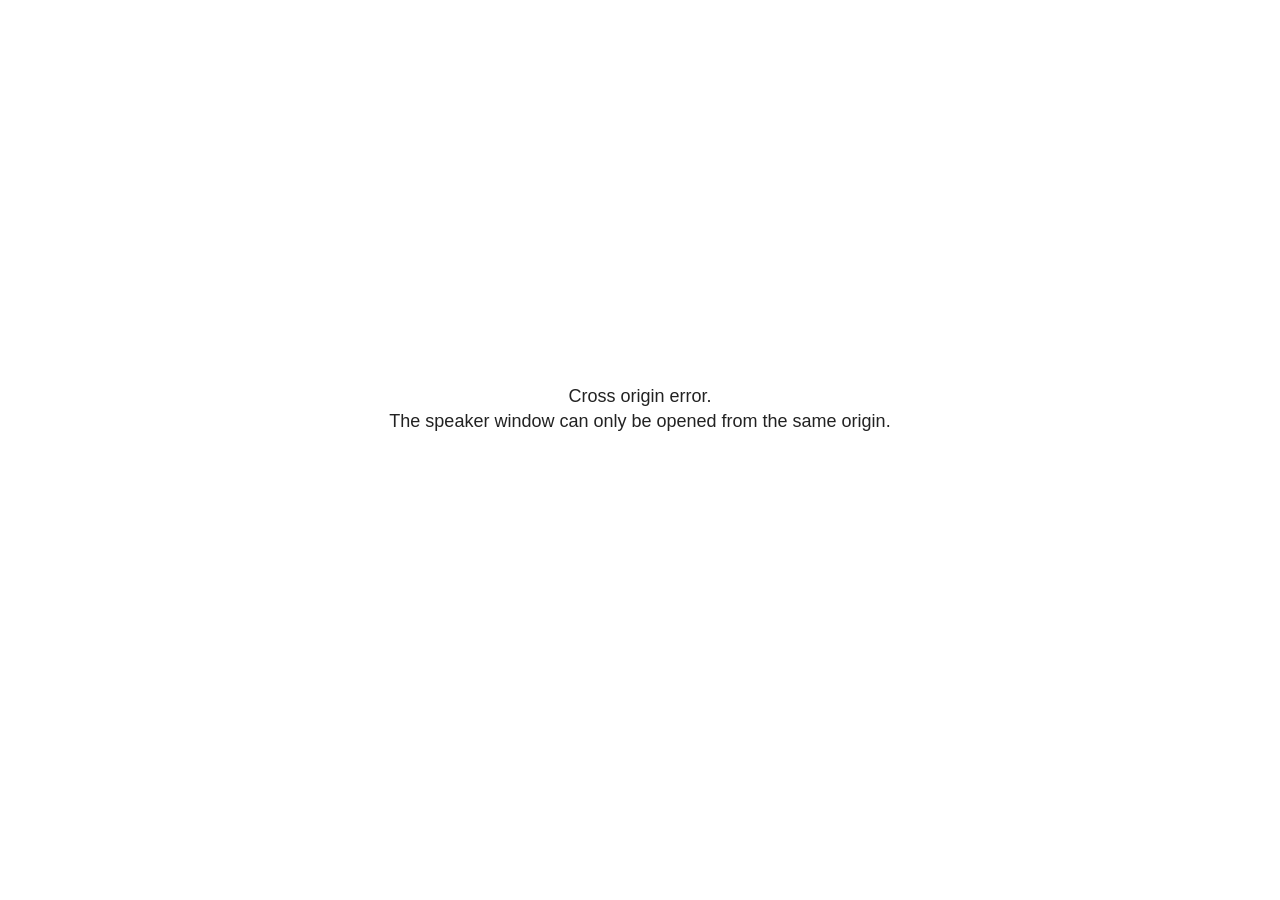
<file: site_libs/revealjs/plugin/notes/speaker-view.html>
<!--
	NOTE: You need to build the notes plugin after making changes to this file.
-->
<html lang="en">
	<head>
		<meta charset="utf-8">

		<title>reveal.js - Speaker View</title>

		<style>
			body {
				font-family: Helvetica;
				font-size: 18px;
			}

			#current-slide,
			#upcoming-slide,
			#speaker-controls {
				padding: 6px;
				box-sizing: border-box;
				-moz-box-sizing: border-box;
			}

			#current-slide iframe,
			#upcoming-slide iframe {
				width: 100%;
				height: 100%;
				border: 1px solid #ddd;
			}

			#current-slide .label,
			#upcoming-slide .label {
				position: absolute;
				top: 10px;
				left: 10px;
				z-index: 2;
			}

			#connection-status {
				position: absolute;
				top: 0;
				left: 0;
				width: 100%;
				height: 100%;
				z-index: 20;
				padding: 30% 20% 20% 20%;
				font-size: 18px;
				color: #222;
				background: #fff;
				text-align: center;
				box-sizing: border-box;
				line-height: 1.4;
			}

			.overlay-element {
				height: 34px;
				line-height: 34px;
				padding: 0 10px;
				text-shadow: none;
				background: rgba( 220, 220, 220, 0.8 );
				color: #222;
				font-size: 14px;
			}

			.overlay-element.interactive:hover {
				background: rgba( 220, 220, 220, 1 );
			}

			#current-slide {
				position: absolute;
				width: 60%;
				height: 100%;
				top: 0;
				left: 0;
				padding-right: 0;
			}

			#upcoming-slide {
				position: absolute;
				width: 40%;
				height: 40%;
				right: 0;
				top: 0;
			}

			/* Speaker controls */
			#speaker-controls {
				position: absolute;
				top: 40%;
				right: 0;
				width: 40%;
				height: 60%;
				overflow: auto;
				font-size: 18px;
			}

				.speaker-controls-time.hidden,
				.speaker-controls-notes.hidden {
					display: none;
				}

				.speaker-controls-time .label,
				.speaker-controls-pace .label,
				.speaker-controls-notes .label {
					text-transform: uppercase;
					font-weight: normal;
					font-size: 0.66em;
					color: #666;
					margin: 0;
				}

				.speaker-controls-time, .speaker-controls-pace {
					border-bottom: 1px solid rgba( 200, 200, 200, 0.5 );
					margin-bottom: 10px;
					padding: 10px 16px;
					padding-bottom: 20px;
					cursor: pointer;
				}

				.speaker-controls-time .reset-button {
					opacity: 0;
					float: right;
					color: #666;
					text-decoration: none;
				}
				.speaker-controls-time:hover .reset-button {
					opacity: 1;
				}

				.speaker-controls-time .timer,
				.speaker-controls-time .clock {
					width: 50%;
				}

				.speaker-controls-time .timer,
				.speaker-controls-time .clock,
				.speaker-controls-time .pacing .hours-value,
				.speaker-controls-time .pacing .minutes-value,
				.speaker-controls-time .pacing .seconds-value {
					font-size: 1.9em;
				}

				.speaker-controls-time .timer {
					float: left;
				}

				.speaker-controls-time .clock {
					float: right;
					text-align: right;
				}

				.speaker-controls-time span.mute {
					opacity: 0.3;
				}

				.speaker-controls-time .pacing-title {
					margin-top: 5px;
				}

				.speaker-controls-time .pacing.ahead {
					color: blue;
				}

				.speaker-controls-time .pacing.on-track {
					color: green;
				}

				.speaker-controls-time .pacing.behind {
					color: red;
				}

				.speaker-controls-notes {
					padding: 10px 16px;
				}

				.speaker-controls-notes .value {
					margin-top: 5px;
					line-height: 1.4;
					font-size: 1.2em;
				}

			/* Layout selector */
			#speaker-layout {
				position: absolute;
				top: 10px;
				right: 10px;
				color: #222;
				z-index: 10;
			}
				#speaker-layout select {
					position: absolute;
					width: 100%;
					height: 100%;
					top: 0;
					left: 0;
					border: 0;
					box-shadow: 0;
					cursor: pointer;
					opacity: 0;

					font-size: 1em;
					background-color: transparent;

					-moz-appearance: none;
					-webkit-appearance: none;
					-webkit-tap-highlight-color: rgba(0, 0, 0, 0);
				}

				#speaker-layout select:focus {
					outline: none;
					box-shadow: none;
				}

			.clear {
				clear: both;
			}

			/* Speaker layout: Wide */
			body[data-speaker-layout="wide"] #current-slide,
			body[data-speaker-layout="wide"] #upcoming-slide {
				width: 50%;
				height: 45%;
				padding: 6px;
			}

			body[data-speaker-layout="wide"] #current-slide {
				top: 0;
				left: 0;
			}

			body[data-speaker-layout="wide"] #upcoming-slide {
				top: 0;
				left: 50%;
			}

			body[data-speaker-layout="wide"] #speaker-controls {
				top: 45%;
				left: 0;
				width: 100%;
				height: 50%;
				font-size: 1.25em;
			}

			/* Speaker layout: Tall */
			body[data-speaker-layout="tall"] #current-slide,
			body[data-speaker-layout="tall"] #upcoming-slide {
				width: 45%;
				height: 50%;
				padding: 6px;
			}

			body[data-speaker-layout="tall"] #current-slide {
				top: 0;
				left: 0;
			}

			body[data-speaker-layout="tall"] #upcoming-slide {
				top: 50%;
				left: 0;
			}

			body[data-speaker-layout="tall"] #speaker-controls {
				padding-top: 40px;
				top: 0;
				left: 45%;
				width: 55%;
				height: 100%;
				font-size: 1.25em;
			}

			/* Speaker layout: Notes only */
			body[data-speaker-layout="notes-only"] #current-slide,
			body[data-speaker-layout="notes-only"] #upcoming-slide {
				display: none;
			}

			body[data-speaker-layout="notes-only"] #speaker-controls {
				padding-top: 40px;
				top: 0;
				left: 0;
				width: 100%;
				height: 100%;
				font-size: 1.25em;
			}

			@media screen and (max-width: 1080px) {
				body[data-speaker-layout="default"] #speaker-controls {
					font-size: 16px;
				}
			}

			@media screen and (max-width: 900px) {
				body[data-speaker-layout="default"] #speaker-controls {
					font-size: 14px;
				}
			}

			@media screen and (max-width: 800px) {
				body[data-speaker-layout="default"] #speaker-controls {
					font-size: 12px;
				}
			}

		</style>
	</head>

	<body>

		<div id="connection-status">Loading speaker view...</div>

		<div id="current-slide"></div>
		<div id="upcoming-slide"><span class="overlay-element label">Upcoming</span></div>
		<div id="speaker-controls">
			<div class="speaker-controls-time">
				<h4 class="label">Time <span class="reset-button">Click to Reset</span></h4>
				<div class="clock">
					<span class="clock-value">0:00 AM</span>
				</div>
				<div class="timer">
					<span class="hours-value">00</span><span class="minutes-value">:00</span><span class="seconds-value">:00</span>
				</div>
				<div class="clear"></div>

				<h4 class="label pacing-title" style="display: none">Pacing – Time to finish current slide</h4>
				<div class="pacing" style="display: none">
					<span class="hours-value">00</span><span class="minutes-value">:00</span><span class="seconds-value">:00</span>
				</div>
			</div>

			<div class="speaker-controls-notes hidden">
				<h4 class="label">Notes</h4>
				<div class="value"></div>
			</div>
		</div>
		<div id="speaker-layout" class="overlay-element interactive">
			<span class="speaker-layout-label"></span>
			<select class="speaker-layout-dropdown"></select>
		</div>

		<script>

			(function() {

				var notes,
					notesValue,
					currentState,
					currentSlide,
					upcomingSlide,
					layoutLabel,
					layoutDropdown,
					pendingCalls = {},
					lastRevealApiCallId = 0,
					connected = false

				var connectionStatus = document.querySelector( '#connection-status' );

				var SPEAKER_LAYOUTS = {
					'default': 'Default',
					'wide': 'Wide',
					'tall': 'Tall',
					'notes-only': 'Notes only'
				};

				setupLayout();

				let openerOrigin;

				try {
					openerOrigin = window.opener.location.origin;
				}
				catch ( error ) { console.warn( error ) }

				// In order to prevent XSS, the speaker view will only run if its
				// opener has the same origin as itself
				if( window.location.origin !== openerOrigin ) {
					connectionStatus.innerHTML = 'Cross origin error.<br>The speaker window can only be opened from the same origin.';
					return;
				}

				var connectionTimeout = setTimeout( function() {
					connectionStatus.innerHTML = 'Error connecting to main window.<br>Please try closing and reopening the speaker view.';
				}, 5000 );

				window.addEventListener( 'message', function( event ) {

					// Validate the origin of all messages to avoid parsing messages
					// that aren't meant for us. Ignore when running off file:// so
					// that the speaker view continues to work without a web server.
					if( window.location.origin !== event.origin && window.location.origin !== 'file://' ) {
						return
					}

					clearTimeout( connectionTimeout );
					connectionStatus.style.display = 'none';

					var data = JSON.parse( event.data );

					// The overview mode is only useful to the reveal.js instance
					// where navigation occurs so we don't sync it
					if( data.state ) delete data.state.overview;

					// Messages sent by the notes plugin inside of the main window
					if( data && data.namespace === 'reveal-notes' ) {
						if( data.type === 'connect' ) {
							handleConnectMessage( data );
						}
						else if( data.type === 'state' ) {
							handleStateMessage( data );
						}
						else if( data.type === 'return' ) {
							pendingCalls[data.callId](data.result);
							delete pendingCalls[data.callId];
						}
					}
					// Messages sent by the reveal.js inside of the current slide preview
					else if( data && data.namespace === 'reveal' ) {
						if( /ready/.test( data.eventName ) ) {
							// Send a message back to notify that the handshake is complete
							window.opener.postMessage( JSON.stringify({ namespace: 'reveal-notes', type: 'connected'} ), '*' );
						}
						else if( /slidechanged|fragmentshown|fragmenthidden|paused|resumed/.test( data.eventName ) && currentState !== JSON.stringify( data.state ) ) {

							dispatchStateToMainWindow( data.state );

						}
					}

				} );

				/**
				 * Updates the presentation in the main window to match the state
				 * of the presentation in the notes window.
				 */
				const dispatchStateToMainWindow = debounce(( state ) => {
					window.opener.postMessage( JSON.stringify({ method: 'setState', args: [ state ]} ), '*' );
				}, 500);

				/**
				 * Asynchronously calls the Reveal.js API of the main frame.
				 */
				function callRevealApi( methodName, methodArguments, callback ) {

					var callId = ++lastRevealApiCallId;
					pendingCalls[callId] = callback;
					window.opener.postMessage( JSON.stringify( {
						namespace: 'reveal-notes',
						type: 'call',
						callId: callId,
						methodName: methodName,
						arguments: methodArguments
					} ), '*' );

				}

				/**
				 * Called when the main window is trying to establish a
				 * connection.
				 */
				function handleConnectMessage( data ) {

					if( connected === false ) {
						connected = true;

						setupIframes( data );
						setupKeyboard();
						setupNotes();
						setupTimer();
						setupHeartbeat();
					}

				}

				/**
				 * Called when the main window sends an updated state.
				 */
				function handleStateMessage( data ) {

					// Store the most recently set state to avoid circular loops
					// applying the same state
					currentState = JSON.stringify( data.state );

					// No need for updating the notes in case of fragment changes
					if ( data.notes ) {
						notes.classList.remove( 'hidden' );
						notesValue.style.whiteSpace = data.whitespace;
						if( data.markdown ) {
							notesValue.innerHTML = marked( data.notes );
						}
						else {
							notesValue.innerHTML = data.notes;
						}
					}
					else {
						notes.classList.add( 'hidden' );
					}

					// Update the note slides
					currentSlide.contentWindow.postMessage( JSON.stringify({ method: 'setState', args: [ data.state ] }), '*' );
					upcomingSlide.contentWindow.postMessage( JSON.stringify({ method: 'setState', args: [ data.state ] }), '*' );
					upcomingSlide.contentWindow.postMessage( JSON.stringify({ method: 'next' }), '*' );

				}

				// Limit to max one state update per X ms
				handleStateMessage = debounce( handleStateMessage, 200 );

				/**
				 * Forward keyboard events to the current slide window.
				 * This enables keyboard events to work even if focus
				 * isn't set on the current slide iframe.
				 *
				 * Block F5 default handling, it reloads and disconnects
				 * the speaker notes window.
				 */
				function setupKeyboard() {

					document.addEventListener( 'keydown', function( event ) {
						if( event.keyCode === 116 || ( event.metaKey && event.keyCode === 82 ) ) {
							event.preventDefault();
							return false;
						}
						currentSlide.contentWindow.postMessage( JSON.stringify({ method: 'triggerKey', args: [ event.keyCode ] }), '*' );
					} );

				}

				/**
				 * Creates the preview iframes.
				 */
				function setupIframes( data ) {

					var params = [
						'receiver',
						'progress=false',
						'history=false',
						'transition=none',
						'autoSlide=0',
						'backgroundTransition=none'
					].join( '&' );

					var urlSeparator = /\?/.test(data.url) ? '&' : '?';
					var hash = '#/' + data.state.indexh + '/' + data.state.indexv;
					var currentURL = data.url + urlSeparator + params + '&scrollActivationWidth=false&postMessageEvents=true' + hash;
					var upcomingURL = data.url + urlSeparator + params + '&scrollActivationWidth=false&controls=false' + hash;

					currentSlide = document.createElement( 'iframe' );
					currentSlide.setAttribute( 'width', 1280 );
					currentSlide.setAttribute( 'height', 1024 );
					currentSlide.setAttribute( 'src', currentURL );
					document.querySelector( '#current-slide' ).appendChild( currentSlide );

					upcomingSlide = document.createElement( 'iframe' );
					upcomingSlide.setAttribute( 'width', 640 );
					upcomingSlide.setAttribute( 'height', 512 );
					upcomingSlide.setAttribute( 'src', upcomingURL );
					document.querySelector( '#upcoming-slide' ).appendChild( upcomingSlide );

				}

				/**
				 * Setup the notes UI.
				 */
				function setupNotes() {

					notes = document.querySelector( '.speaker-controls-notes' );
					notesValue = document.querySelector( '.speaker-controls-notes .value' );

				}

				/**
				 * We send out a heartbeat at all times to ensure we can
				 * reconnect with the main presentation window after reloads.
				 */
				function setupHeartbeat() {

					setInterval( () => {
						window.opener.postMessage( JSON.stringify({ namespace: 'reveal-notes', type: 'heartbeat'} ), '*' );
					}, 1000 );

				}

				function getTimings( callback ) {

					callRevealApi( 'getSlidesAttributes', [], function ( slideAttributes ) {
						callRevealApi( 'getConfig', [], function ( config ) {
							var totalTime = config.totalTime;
							var minTimePerSlide = config.minimumTimePerSlide || 0;
							var defaultTiming = config.defaultTiming;
							if ((defaultTiming == null) && (totalTime == null)) {
								callback(null);
								return;
							}
							// Setting totalTime overrides defaultTiming
							if (totalTime) {
								defaultTiming = 0;
							}
							var timings = [];
							for ( var i in slideAttributes ) {
								var slide = slideAttributes[ i ];
								var timing = defaultTiming;
								if( slide.hasOwnProperty( 'data-timing' )) {
									var t = slide[ 'data-timing' ];
									timing = parseInt(t);
									if( isNaN(timing) ) {
										console.warn("Could not parse timing '" + t + "' of slide " + i + "; using default of " + defaultTiming);
										timing = defaultTiming;
									}
								}
								timings.push(timing);
							}
							if ( totalTime ) {
								// After we've allocated time to individual slides, we summarize it and
								// subtract it from the total time
								var remainingTime = totalTime - timings.reduce( function(a, b) { return a + b; }, 0 );
								// The remaining time is divided by the number of slides that have 0 seconds
								// allocated at the moment, giving the average time-per-slide on the remaining slides
								var remainingSlides = (timings.filter( function(x) { return x == 0 }) ).length
								var timePerSlide = Math.round( remainingTime / remainingSlides, 0 )
								// And now we replace every zero-value timing with that average
								timings = timings.map( function(x) { return (x==0 ? timePerSlide : x) } );
							}
							var slidesUnderMinimum = timings.filter( function(x) { return (x < minTimePerSlide) } ).length
							if ( slidesUnderMinimum ) {
								message = "The pacing time for " + slidesUnderMinimum + " slide(s) is under the configured minimum of " + minTimePerSlide + " seconds. Check the data-timing attribute on individual slides, or consider increasing the totalTime or minimumTimePerSlide configuration options (or removing some slides).";
								alert(message);
							}
							callback( timings );
						} );
					} );

				}

				/**
				 * Return the number of seconds allocated for presenting
				 * all slides up to and including this one.
				 */
				function getTimeAllocated( timings, callback ) {

					callRevealApi( 'getSlidePastCount', [], function ( currentSlide ) {
						var allocated = 0;
						for (var i in timings.slice(0, currentSlide + 1)) {
							allocated += timings[i];
						}
						callback( allocated );
					} );

				}

				/**
				 * Create the timer and clock and start updating them
				 * at an interval.
				 */
				function setupTimer() {

					var start = new Date(),
					timeEl = document.querySelector( '.speaker-controls-time' ),
					clockEl = timeEl.querySelector( '.clock-value' ),
					hoursEl = timeEl.querySelector( '.hours-value' ),
					minutesEl = timeEl.querySelector( '.minutes-value' ),
					secondsEl = timeEl.querySelector( '.seconds-value' ),
					pacingTitleEl = timeEl.querySelector( '.pacing-title' ),
					pacingEl = timeEl.querySelector( '.pacing' ),
					pacingHoursEl = pacingEl.querySelector( '.hours-value' ),
					pacingMinutesEl = pacingEl.querySelector( '.minutes-value' ),
					pacingSecondsEl = pacingEl.querySelector( '.seconds-value' );

					var timings = null;
					getTimings( function ( _timings ) {

						timings = _timings;
						if (_timings !== null) {
							pacingTitleEl.style.removeProperty('display');
							pacingEl.style.removeProperty('display');
						}

						// Update once directly
						_updateTimer();

						// Then update every second
						setInterval( _updateTimer, 1000 );

					} );


					function _resetTimer() {

						if (timings == null) {
							start = new Date();
							_updateTimer();
						}
						else {
							// Reset timer to beginning of current slide
							getTimeAllocated( timings, function ( slideEndTimingSeconds ) {
								var slideEndTiming = slideEndTimingSeconds * 1000;
								callRevealApi( 'getSlidePastCount', [], function ( currentSlide ) {
									var currentSlideTiming = timings[currentSlide] * 1000;
									var previousSlidesTiming = slideEndTiming - currentSlideTiming;
									var now = new Date();
									start = new Date(now.getTime() - previousSlidesTiming);
									_updateTimer();
								} );
							} );
						}

					}

					timeEl.addEventListener( 'click', function() {
						_resetTimer();
						return false;
					} );

					function _displayTime( hrEl, minEl, secEl, time) {

						var sign = Math.sign(time) == -1 ? "-" : "";
						time = Math.abs(Math.round(time / 1000));
						var seconds = time % 60;
						var minutes = Math.floor( time / 60 ) % 60 ;
						var hours = Math.floor( time / ( 60 * 60 )) ;
						hrEl.innerHTML = sign + zeroPadInteger( hours );
						if (hours == 0) {
							hrEl.classList.add( 'mute' );
						}
						else {
							hrEl.classList.remove( 'mute' );
						}
						minEl.innerHTML = ':' + zeroPadInteger( minutes );
						if (hours == 0 && minutes == 0) {
							minEl.classList.add( 'mute' );
						}
						else {
							minEl.classList.remove( 'mute' );
						}
						secEl.innerHTML = ':' + zeroPadInteger( seconds );
					}

					function _updateTimer() {

						var diff, hours, minutes, seconds,
						now = new Date();

						diff = now.getTime() - start.getTime();

						clockEl.innerHTML = now.toLocaleTimeString( 'en-US', { hour12: true, hour: '2-digit', minute:'2-digit' } );
						_displayTime( hoursEl, minutesEl, secondsEl, diff );
						if (timings !== null) {
							_updatePacing(diff);
						}

					}

					function _updatePacing(diff) {

						getTimeAllocated( timings, function ( slideEndTimingSeconds ) {
							var slideEndTiming = slideEndTimingSeconds * 1000;

							callRevealApi( 'getSlidePastCount', [], function ( currentSlide ) {
								var currentSlideTiming = timings[currentSlide] * 1000;
								var timeLeftCurrentSlide = slideEndTiming - diff;
								if (timeLeftCurrentSlide < 0) {
									pacingEl.className = 'pacing behind';
								}
								else if (timeLeftCurrentSlide < currentSlideTiming) {
									pacingEl.className = 'pacing on-track';
								}
								else {
									pacingEl.className = 'pacing ahead';
								}
								_displayTime( pacingHoursEl, pacingMinutesEl, pacingSecondsEl, timeLeftCurrentSlide );
							} );
						} );
					}

				}

				/**
				 * Sets up the speaker view layout and layout selector.
				 */
				function setupLayout() {

					layoutDropdown = document.querySelector( '.speaker-layout-dropdown' );
					layoutLabel = document.querySelector( '.speaker-layout-label' );

					// Render the list of available layouts
					for( var id in SPEAKER_LAYOUTS ) {
						var option = document.createElement( 'option' );
						option.setAttribute( 'value', id );
						option.textContent = SPEAKER_LAYOUTS[ id ];
						layoutDropdown.appendChild( option );
					}

					// Monitor the dropdown for changes
					layoutDropdown.addEventListener( 'change', function( event ) {

						setLayout( layoutDropdown.value );

					}, false );

					// Restore any currently persisted layout
					setLayout( getLayout() );

				}

				/**
				 * Sets a new speaker view layout. The layout is persisted
				 * in local storage.
				 */
				function setLayout( value ) {

					var title = SPEAKER_LAYOUTS[ value ];

					layoutLabel.innerHTML = 'Layout' + ( title ? ( ': ' + title ) : '' );
					layoutDropdown.value = value;

					document.body.setAttribute( 'data-speaker-layout', value );

					// Persist locally
					if( supportsLocalStorage() ) {
						window.localStorage.setItem( 'reveal-speaker-layout', value );
					}

				}

				/**
				 * Returns the ID of the most recently set speaker layout
				 * or our default layout if none has been set.
				 */
				function getLayout() {

					if( supportsLocalStorage() ) {
						var layout = window.localStorage.getItem( 'reveal-speaker-layout' );
						if( layout ) {
							return layout;
						}
					}

					// Default to the first record in the layouts hash
					for( var id in SPEAKER_LAYOUTS ) {
						return id;
					}

				}

				function supportsLocalStorage() {

					try {
						localStorage.setItem('test', 'test');
						localStorage.removeItem('test');
						return true;
					}
					catch( e ) {
						return false;
					}

				}

				function zeroPadInteger( num ) {

					var str = '00' + parseInt( num );
					return str.substring( str.length - 2 );

				}

				/**
				 * Limits the frequency at which a function can be called.
				 */
				function debounce( fn, ms ) {

					var lastTime = 0,
						timeout;

					return function() {

						var args = arguments;
						var context = this;

						clearTimeout( timeout );

						var timeSinceLastCall = Date.now() - lastTime;
						if( timeSinceLastCall > ms ) {
							fn.apply( context, args );
							lastTime = Date.now();
						}
						else {
							timeout = setTimeout( function() {
								fn.apply( context, args );
								lastTime = Date.now();
							}, ms - timeSinceLastCall );
						}

					}

				}

			})();

		</script>
	</body>
</html>
</file>
<file: site_libs/quarto-html/tippy.css>
.tippy-box[data-animation=fade][data-state=hidden]{opacity:0}[data-tippy-root]{max-width:calc(100vw - 10px)}.tippy-box{position:relative;background-color:#333;color:#fff;border-radius:4px;font-size:14px;line-height:1.4;white-space:normal;outline:0;transition-property:transform,visibility,opacity}.tippy-box[data-placement^=top]>.tippy-arrow{bottom:0}.tippy-box[data-placement^=top]>.tippy-arrow:before{bottom:-7px;left:0;border-width:8px 8px 0;border-top-color:initial;transform-origin:center top}.tippy-box[data-placement^=bottom]>.tippy-arrow{top:0}.tippy-box[data-placement^=bottom]>.tippy-arrow:before{top:-7px;left:0;border-width:0 8px 8px;border-bottom-color:initial;transform-origin:center bottom}.tippy-box[data-placement^=left]>.tippy-arrow{right:0}.tippy-box[data-placement^=left]>.tippy-arrow:before{border-width:8px 0 8px 8px;border-left-color:initial;right:-7px;transform-origin:center left}.tippy-box[data-placement^=right]>.tippy-arrow{left:0}.tippy-box[data-placement^=right]>.tippy-arrow:before{left:-7px;border-width:8px 8px 8px 0;border-right-color:initial;transform-origin:center right}.tippy-box[data-inertia][data-state=visible]{transition-timing-function:cubic-bezier(.54,1.5,.38,1.11)}.tippy-arrow{width:16px;height:16px;color:#333}.tippy-arrow:before{content:"";position:absolute;border-color:transparent;border-style:solid}.tippy-content{position:relative;padding:5px 9px;z-index:1}
</file>
<file: site_libs/quarto-html/quarto-syntax-highlighting-64a204ab8560d761af7679ceaba22944.css>
/* quarto syntax highlight colors */
:root {
  --quarto-hl-ot-color: #003B4F;
  --quarto-hl-at-color: #657422;
  --quarto-hl-ss-color: #20794D;
  --quarto-hl-an-color: #5E5E5E;
  --quarto-hl-fu-color: #4758AB;
  --quarto-hl-st-color: #20794D;
  --quarto-hl-cf-color: #003B4F;
  --quarto-hl-op-color: #5E5E5E;
  --quarto-hl-er-color: #AD0000;
  --quarto-hl-bn-color: #AD0000;
  --quarto-hl-al-color: #AD0000;
  --quarto-hl-va-color: #111111;
  --quarto-hl-bu-color: inherit;
  --quarto-hl-ex-color: inherit;
  --quarto-hl-pp-color: #AD0000;
  --quarto-hl-in-color: #5E5E5E;
  --quarto-hl-vs-color: #20794D;
  --quarto-hl-wa-color: #5E5E5E;
  --quarto-hl-do-color: #5E5E5E;
  --quarto-hl-im-color: #00769E;
  --quarto-hl-ch-color: #20794D;
  --quarto-hl-dt-color: #AD0000;
  --quarto-hl-fl-color: #AD0000;
  --quarto-hl-co-color: #5E5E5E;
  --quarto-hl-cv-color: #5E5E5E;
  --quarto-hl-cn-color: #8f5902;
  --quarto-hl-sc-color: #5E5E5E;
  --quarto-hl-dv-color: #AD0000;
  --quarto-hl-kw-color: #003B4F;
}

/* other quarto variables */
:root {
  --quarto-font-monospace: SFMono-Regular, Menlo, Monaco, Consolas, "Liberation Mono", "Courier New", monospace;
}

/* syntax highlight based on Pandoc's rules */
pre > code.sourceCode > span {
  color: #003B4F;
}

code.sourceCode > span {
  color: #003B4F;
}

div.sourceCode,
div.sourceCode pre.sourceCode {
  color: #003B4F;
}

/* Normal */
code span {
  color: #003B4F;
}

/* Alert */
code span.al {
  color: #AD0000;
  font-style: inherit;
}

/* Annotation */
code span.an {
  color: #5E5E5E;
  font-style: inherit;
}

/* Attribute */
code span.at {
  color: #657422;
  font-style: inherit;
}

/* BaseN */
code span.bn {
  color: #AD0000;
  font-style: inherit;
}

/* BuiltIn */
code span.bu {
  font-style: inherit;
}

/* ControlFlow */
code span.cf {
  color: #003B4F;
  font-weight: bold;
  font-style: inherit;
}

/* Char */
code span.ch {
  color: #20794D;
  font-style: inherit;
}

/* Constant */
code span.cn {
  color: #8f5902;
  font-style: inherit;
}

/* Comment */
code span.co {
  color: #5E5E5E;
  font-style: inherit;
}

/* CommentVar */
code span.cv {
  color: #5E5E5E;
  font-style: italic;
}

/* Documentation */
code span.do {
  color: #5E5E5E;
  font-style: italic;
}

/* DataType */
code span.dt {
  color: #AD0000;
  font-style: inherit;
}

/* DecVal */
code span.dv {
  color: #AD0000;
  font-style: inherit;
}

/* Error */
code span.er {
  color: #AD0000;
  font-style: inherit;
}

/* Extension */
code span.ex {
  font-style: inherit;
}

/* Float */
code span.fl {
  color: #AD0000;
  font-style: inherit;
}

/* Function */
code span.fu {
  color: #4758AB;
  font-style: inherit;
}

/* Import */
code span.im {
  color: #00769E;
  font-style: inherit;
}

/* Information */
code span.in {
  color: #5E5E5E;
  font-style: inherit;
}

/* Keyword */
code span.kw {
  color: #003B4F;
  font-weight: bold;
  font-style: inherit;
}

/* Operator */
code span.op {
  color: #5E5E5E;
  font-style: inherit;
}

/* Other */
code span.ot {
  color: #003B4F;
  font-style: inherit;
}

/* Preprocessor */
code span.pp {
  color: #AD0000;
  font-style: inherit;
}

/* SpecialChar */
code span.sc {
  color: #5E5E5E;
  font-style: inherit;
}

/* SpecialString */
code span.ss {
  color: #20794D;
  font-style: inherit;
}

/* String */
code span.st {
  color: #20794D;
  font-style: inherit;
}

/* Variable */
code span.va {
  color: #111111;
  font-style: inherit;
}

/* VerbatimString */
code span.vs {
  color: #20794D;
  font-style: inherit;
}

/* Warning */
code span.wa {
  color: #5E5E5E;
  font-style: italic;
}

.prevent-inlining {
  content: "</";
}

/*# sourceMappingURL=9d8d5bb603a83b8298b89080a598c93b.css.map */
</file>
<file: styles.css>
:root {
  --planning-teal: #1D5C6D;
  --planning-cyan: #80D8ED;
  --planning-sand: #C9C0A1;
  --planning-ink: #07171C;
  --planning-soft: #F4F7F7;
  --planning-white: #FFFFFF;
  --planning-muted: #5D6C72;
}

html { scroll-behavior: smooth; }
body {
  color: var(--planning-ink);
  font-family: "Aptos", "Segoe UI", Arial, sans-serif;
  background: #fff;
}
.quarto-title-block { display: none; }
#quarto-content { padding-top: 0; }
main.content { max-width: none; padding: 0; }
.navbar {
  background: rgba(255,255,255,.96) !important;
  border-bottom: 1px solid rgba(29,92,109,.12);
  box-shadow: 0 8px 26px rgba(7,23,28,.05);
}
.navbar-brand img { max-height: 46px; }
.navbar-title { color: var(--planning-teal); font-weight: 700; font-size: .98rem; }
.nav-link { color: var(--planning-teal) !important; font-weight: 600; }
.nav-link:hover { color: #123d48 !important; }

.hero-shell {
  min-height: 78vh;
  padding: 7rem clamp(1.4rem, 7vw, 8rem) 5.2rem;
  background:
    radial-gradient(circle at 82% 18%, rgba(128,216,237,.24), transparent 28%),
    linear-gradient(125deg, #07171C 0%, #103744 52%, #1D5C6D 100%);
  display: grid;
  grid-template-columns: minmax(0,1.65fr) minmax(280px,.7fr);
  gap: 5vw;
  align-items: center;
  color: white;
}
.hero-copy h1 {
  color: white;
  font-size: clamp(3rem, 6.1vw, 6.6rem);
  line-height: .97;
  letter-spacing: -.055em;
  max-width: 1040px;
  margin: .55rem 0 1.7rem;
}
.hero-copy > p {
  max-width: 850px;
  font-size: clamp(1.13rem,1.6vw,1.45rem);
  line-height: 1.55;
  color: rgba(255,255,255,.86);
}
.eyebrow {
  color: var(--planning-cyan);
  font-size: .78rem;
  letter-spacing: .16em;
  font-weight: 800;
}
.eyebrow.light { color: white; opacity: .8; }
.hero-brand {
  border-left: 1px solid rgba(255,255,255,.2);
  padding-left: 3rem;
  text-align: center;
}
.hero-brand img { filter: drop-shadow(0 18px 30px rgba(0,0,0,.18)); }
.hero-brand p { margin: .5rem 0 0; font-weight: 700; letter-spacing: .04em; }
.brand-small { font-size: .78rem; opacity: .65; font-weight: 400 !important; }
.brand-line { width: 54px; height: 2px; background: var(--planning-sand); margin: 1.5rem auto; }
.hero-note {
  margin-top: 1.5rem;
  font-size: .9rem;
  color: var(--planning-sand);
  font-weight: 600;
}
.btn-primary {
  background: var(--planning-cyan);
  border-color: var(--planning-cyan);
  color: var(--planning-ink);
  font-weight: 800;
  border-radius: 999px;
  padding: .82rem 1.35rem;
}
.btn-primary:hover { background: white; border-color: white; color: var(--planning-teal); }
.btn-outline-light {
  border-radius: 999px;
  padding: .82rem 1.35rem;
  font-weight: 700;
}
.btn-light {
  color: var(--planning-teal);
  font-weight: 800;
  border-radius: 999px;
  padding: .82rem 1.35rem;
}
.metrics-grid {
  margin: -2.3rem auto 5rem;
  max-width: 1180px;
  padding: 0 1.4rem;
  display: grid;
  grid-template-columns: repeat(4,1fr);
  gap: 1rem;
  position: relative;
  z-index: 3;
}
.metric-card {
  background: white;
  border: 1px solid rgba(29,92,109,.12);
  box-shadow: 0 18px 50px rgba(7,23,28,.08);
  border-radius: 18px;
  padding: 1.5rem 1.35rem;
}
.metric-number { color: var(--planning-teal); font-size: 2.1rem; font-weight: 800; line-height: 1; }
.metric-label { color: var(--planning-muted); font-size: .82rem; margin-top: .55rem; line-height: 1.35; }

section, .section-kicker, body > div > main > div > h2,
#quarto-document-content > h2 {
  max-width: 1180px;
  margin-left: auto;
  margin-right: auto;
}
#quarto-document-content > h2 {
  color: var(--planning-teal);
  font-size: clamp(2rem,4vw,3.1rem);
  letter-spacing: -.035em;
  margin-top: 5rem;
  padding: 0 1.4rem;
}
.statement-card {
  max-width: 1120px;
  margin: 1.5rem auto 4.5rem;
  padding: 2.1rem 2.5rem;
  border-radius: 20px;
  background: linear-gradient(135deg, rgba(128,216,237,.18), rgba(201,192,161,.18));
  border-left: 5px solid var(--planning-teal);
  font-size: 1.22rem;
  line-height: 1.6;
}

.problem-grid, .value-grid, .tool-grid, .guardrail-grid, .dossier-grid {
  max-width: 1180px;
  margin: 1.5rem auto 4.8rem;
  padding: 0 1.4rem;
  display: grid;
  grid-template-columns: repeat(2,1fr);
  gap: 1.1rem;
}
.problem-card, .value-card, .tool-card, .guardrail, .dossier-card {
  border: 1px solid rgba(29,92,109,.12);
  border-radius: 18px;
  padding: 1.7rem;
  background: white;
  box-shadow: 0 10px 35px rgba(7,23,28,.04);
}
.problem-card h3, .value-card h3, .dossier-card h3 { color: var(--planning-teal); }
.value-num, .dossier-card > span {
  display: inline-block;
  color: var(--planning-cyan);
  font-weight: 900;
  letter-spacing: .08em;
  margin-bottom: .65rem;
}
.journey {
  max-width: 1220px;
  margin: 1rem auto 5rem;
  padding: 0 1.4rem;
  display: flex;
  align-items: stretch;
  justify-content: center;
  gap: .45rem;
}
.journey-step {
  flex: 1;
  min-width: 110px;
  border-radius: 16px;
  padding: 1.15rem .8rem;
  background: var(--planning-soft);
  border-top: 4px solid var(--planning-cyan);
}
.journey-step span { font-size: .7rem; color: var(--planning-teal); font-weight: 800; }
.journey-step strong { display: block; margin: .45rem 0 .2rem; color: var(--planning-teal); }
.journey-step small { color: var(--planning-muted); line-height: 1.25; }
.journey-arrow { align-self: center; color: var(--planning-sand); font-size: 1.4rem; font-weight: 800; }
.deliverable-highlight {
  max-width: 1180px;
  margin: 1.5rem auto 5rem;
  padding: 0 1.4rem;
  display: grid;
  grid-template-columns: 1.25fr .75fr;
  gap: 0;
}
.deliverable-copy {
  background: var(--planning-teal);
  color: white;
  padding: 2.8rem;
  border-radius: 22px 0 0 22px;
}
.deliverable-copy h3 { color: white; font-size: 2rem; }
.deliverable-side {
  background: var(--planning-sand);
  color: var(--planning-ink);
  padding: 2.8rem;
  border-radius: 0 22px 22px 0;
  display:flex; flex-direction:column; justify-content:center;
}
.mini-label { font-size:.7rem; letter-spacing:.14em; font-weight:800; color:var(--planning-teal); }
.big-quote { font-size:1.45rem; font-weight:800; line-height:1.3; margin:1rem 0 1.6rem; }
.tool-chain { font-size:.8rem; font-weight:700; color:var(--planning-teal); }
.luces-panel {
  max-width: 1180px;
  margin: 1rem auto 5rem;
  padding: 0 1.4rem;
  display:grid;
  grid-template-columns:repeat(3,1fr);
  gap:1rem;
}
.luces-panel > div {
  background: var(--planning-ink);
  color:white;
  border-radius:18px;
  padding:1.8rem;
}
.luces-panel h3 { color:var(--planning-cyan); }
.final-cta {
  margin-top: 5rem;
  padding: 5rem max(1.4rem, calc((100vw - 1180px)/2));
  background: linear-gradient(120deg,var(--planning-teal),#0b3440);
  color:white;
}
.final-cta h2 { color:white; font-size:clamp(2.2rem,4vw,4rem); max-width:900px; }

.page-hero {
  padding: 7rem max(1.4rem, calc((100vw - 1180px)/2)) 4rem;
  background: linear-gradient(120deg, #07171C, var(--planning-teal));
  color:white;
}
.page-hero h1 { color:white; font-size:clamp(2.7rem,5vw,5rem); max-width:950px; letter-spacing:-.05em; }
.page-hero p { font-size:1.2rem; max-width:800px; color:rgba(255,255,255,.82); }
.program-summary {
  max-width:1100px; margin:-1.8rem auto 4.5rem; padding:0 1.4rem;
  display:grid; grid-template-columns:repeat(4,1fr); gap:1rem; position:relative;
}
.program-summary > div {
  background:white; box-shadow:0 14px 45px rgba(7,23,28,.09);
  border-radius:16px; padding:1.35rem; text-align:center;
}
.program-summary strong { display:block; color:var(--planning-teal); font-size:2rem; }
.program-summary span { color:var(--planning-muted); font-size:.8rem; }

.module-stack { max-width:1080px; margin:2rem auto 5rem; padding:0 1.4rem; display:grid; gap:1rem; }
.module-card {
  display:grid; grid-template-columns:90px 1fr; gap:1.5rem;
  padding:1.7rem; border:1px solid rgba(29,92,109,.14); border-radius:18px;
  background:white; box-shadow:0 8px 28px rgba(7,23,28,.035);
}
.module-index { color:var(--planning-cyan); font-size:2.35rem; font-weight:900; }
.module-body h3 { color:var(--planning-teal); margin-top:0; }
.module-question { font-weight:800; font-size:1.05rem; }
.module-meta { display:flex; flex-wrap:wrap; gap:.45rem; margin:.85rem 0; }
.module-meta span { background:var(--planning-soft); color:var(--planning-teal); border-radius:999px; padding:.38rem .65rem; font-size:.73rem; font-weight:700; }
.module-output { border-left:3px solid var(--planning-sand); padding-left:.8rem; font-weight:700; color:var(--planning-teal); }
.logic-strip {
  max-width:1180px; margin:1rem auto 5rem; padding:1.5rem; display:flex;
  align-items:center; justify-content:center; gap:.65rem; background:var(--planning-ink);
  border-radius:18px; color:white; flex-wrap:wrap;
}
.logic-strip div { color:var(--planning-cyan); font-weight:900; font-size:.78rem; letter-spacing:.05em; }
.logic-strip span { color:var(--planning-sand); }

.cycle-grid, .audience-grid, .reuse-grid {
  max-width:1180px; margin:1.5rem auto 4.5rem; padding:0 1.4rem;
  display:grid; grid-template-columns:repeat(5,1fr); gap:.85rem;
}
.cycle-card { background:var(--planning-teal); color:white; border-radius:16px; padding:1.35rem; }
.cycle-card span { color:var(--planning-sand); font-size:.7rem; font-weight:800; }
.cycle-card strong { display:block; margin:.45rem 0; font-size:1.1rem; }
.cycle-card small { opacity:.75; }
.tool-name { color:var(--planning-teal); font-size:1.25rem; font-weight:900; }
.tool-rule { font-size:.78rem; color:var(--planning-muted); border-top:1px solid #e8eeee; padding-top:.8rem; margin-top:.8rem; }
.guardrail { border-top:4px solid var(--planning-sand); }
.sur-panel {
  max-width:1180px; margin:1.5rem auto 4.5rem; padding:2.5rem;
  background:linear-gradient(120deg,var(--planning-sand),#e6e0cb);
  border-radius:20px; display:grid; grid-template-columns:.8fr 1.2fr; gap:2rem; align-items:center;
}
.sur-big { font-size:2.1rem; line-height:1.08; font-weight:900; color:var(--planning-teal); }
.audience-grid { grid-template-columns:repeat(3,1fr); }
.audience-grid div, .reuse-grid div { background:var(--planning-soft); border-radius:14px; padding:1.25rem; font-weight:800; color:var(--planning-teal); }

.dossier-grid { grid-template-columns:repeat(3,1fr); }
.two-layer {
  max-width:1050px; margin:1.5rem auto 4.5rem; padding:0 1.4rem;
  display:grid; grid-template-columns:1fr 1fr; gap:1rem;
}
.layer-card { padding:2rem; border-radius:18px; background:var(--planning-teal); color:white; }
.layer-card:nth-child(2){ background:var(--planning-ink); }
.layer-card h3 { color:white; }
.layer-tag { color:var(--planning-cyan); font-size:.72rem; font-weight:900; letter-spacing:.12em; }
.layer-tag.alt { color:var(--planning-sand); }
.reuse-grid { grid-template-columns:repeat(4,1fr); }
.reuse-grid div strong { display:block; font-size:1.05rem; }
.reuse-grid div span { display:block; color:var(--planning-muted); font-weight:400; margin-top:.35rem; }

table { max-width:1120px; margin-left:auto !important; margin-right:auto !important; }
table thead th { background:var(--planning-teal); color:white; }
table tbody tr:nth-child(even) { background:#f7f9f9; }
footer.footer { background:var(--planning-ink); color:rgba(255,255,255,.68); border:0; }
footer.footer a { color:var(--planning-cyan); }

@media (max-width: 900px) {
  .hero-shell { grid-template-columns:1fr; padding-top:5.8rem; }
  .hero-brand { border-left:0; border-top:1px solid rgba(255,255,255,.2); padding:2rem 0 0; }
  .metrics-grid, .program-summary { grid-template-columns:repeat(2,1fr); }
  .problem-grid, .value-grid, .tool-grid, .guardrail-grid, .dossier-grid, .luces-panel, .two-layer, .deliverable-highlight, .sur-panel { grid-template-columns:1fr; }
  .deliverable-copy, .deliverable-side { border-radius:18px; }
  .journey { overflow-x:auto; justify-content:flex-start; }
  .journey-step { min-width:140px; }
  .cycle-grid { grid-template-columns:1fr 1fr; }
  .audience-grid, .reuse-grid { grid-template-columns:1fr 1fr; }
}
</file>
<file: prose.css>
/* Planning Solutions — ajustes para lectura institucional de formato largo */

#quarto-document-content > p,
#quarto-document-content > ul,
#quarto-document-content > ol,
#quarto-document-content > blockquote {
  max-width: 980px;
  margin-left: auto;
  margin-right: auto;
  padding-left: 1.4rem;
  padding-right: 1.4rem;
}

#quarto-document-content > p {
  font-size: 1.08rem;
  line-height: 1.78;
  margin-top: 1rem;
  margin-bottom: 1.2rem;
}

#quarto-document-content > h3 {
  max-width: 980px;
  margin: 2.6rem auto 1rem;
  padding-left: 1.4rem;
  padding-right: 1.4rem;
  color: var(--planning-teal);
  font-size: 1.55rem;
  letter-spacing: -.02em;
}

#quarto-document-content > h4 {
  max-width: 980px;
  margin: 2rem auto .8rem;
  padding-left: 1.4rem;
  padding-right: 1.4rem;
  color: var(--planning-ink);
}

#quarto-document-content > table,
#quarto-document-content > .table-responsive {
  max-width: 1080px;
  margin-left: auto !important;
  margin-right: auto !important;
}

#quarto-document-content table {
  font-size: .94rem;
  line-height: 1.45;
}

#quarto-document-content td,
#quarto-document-content th {
  padding: .72rem .8rem;
  vertical-align: top;
}

#quarto-document-content blockquote {
  border-left: 4px solid var(--planning-sand);
  color: var(--planning-muted);
  font-size: 1.03rem;
  line-height: 1.65;
}

#quarto-document-content > hr {
  max-width: 980px;
  margin: 3rem auto;
  border-color: rgba(29,92,109,.16);
}

@media (max-width: 900px) {
  #quarto-document-content > p {
    font-size: 1rem;
    line-height: 1.68;
  }
}
</file>
